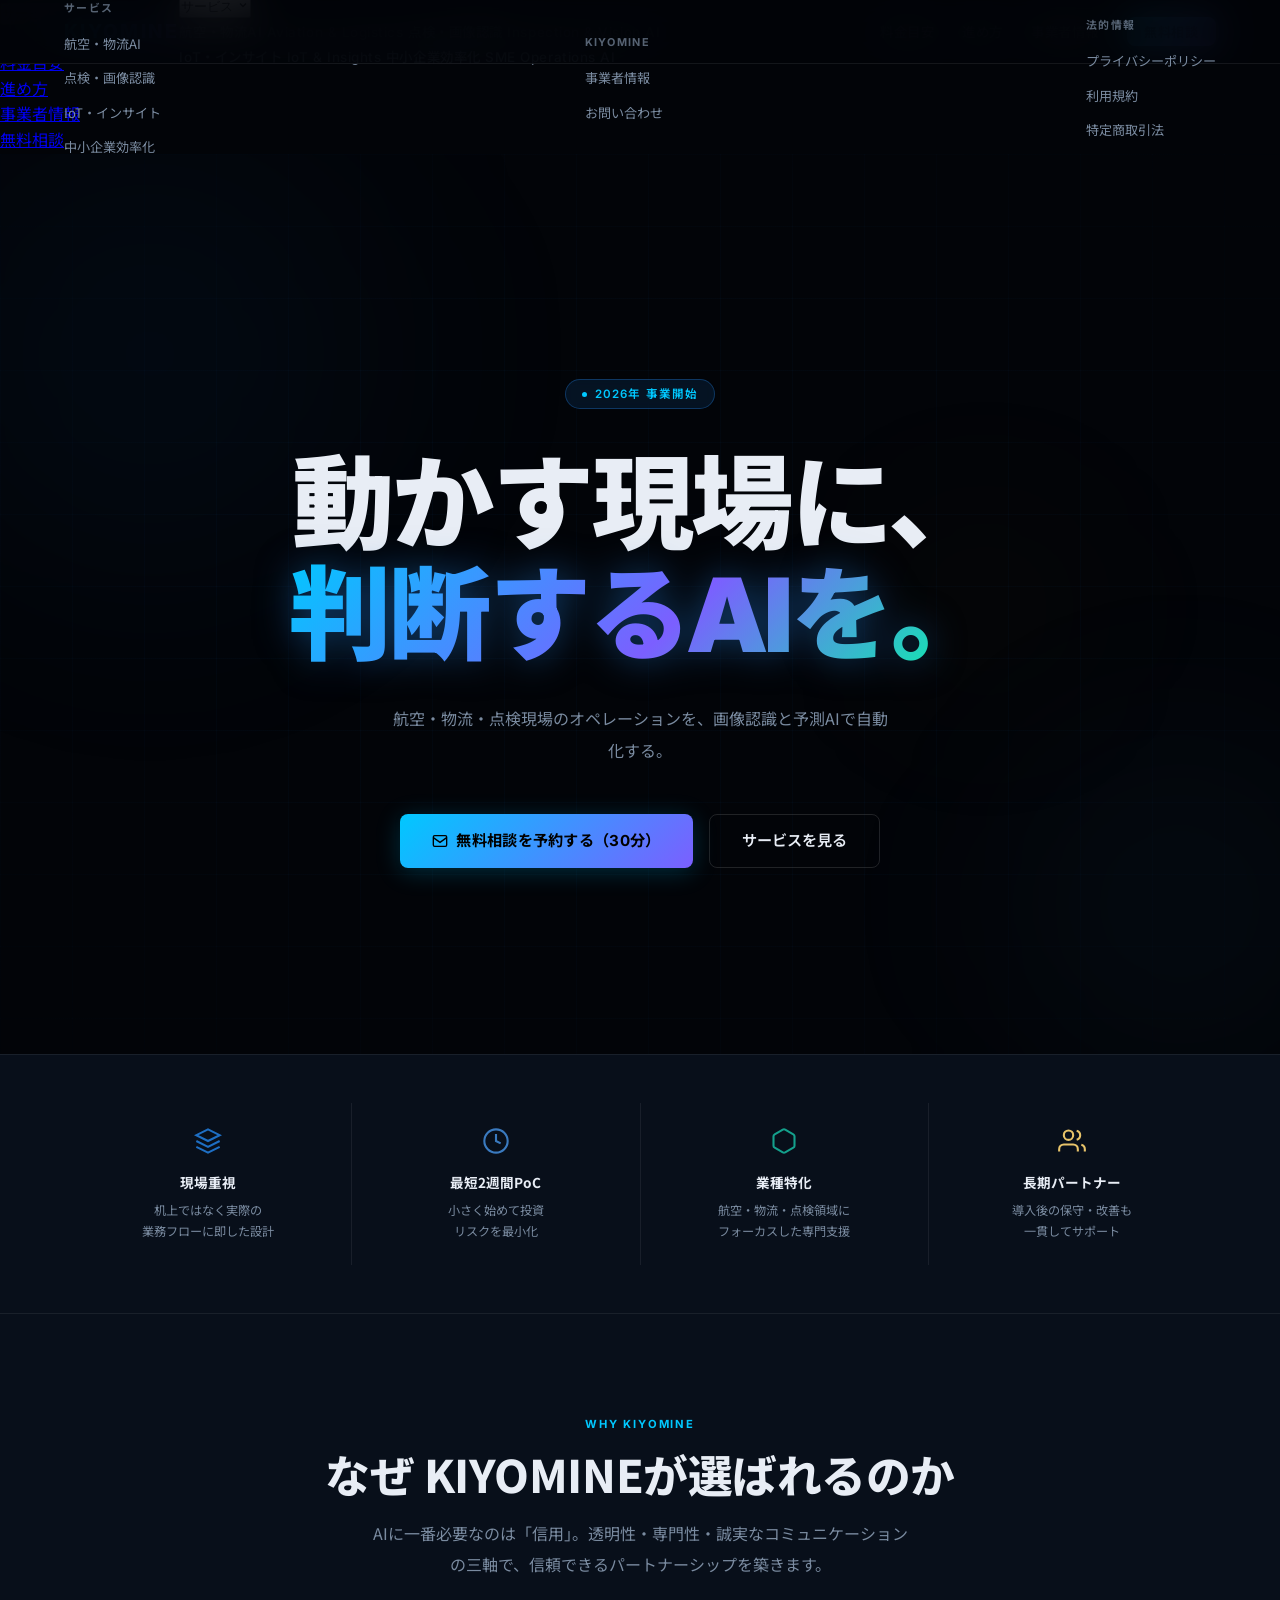
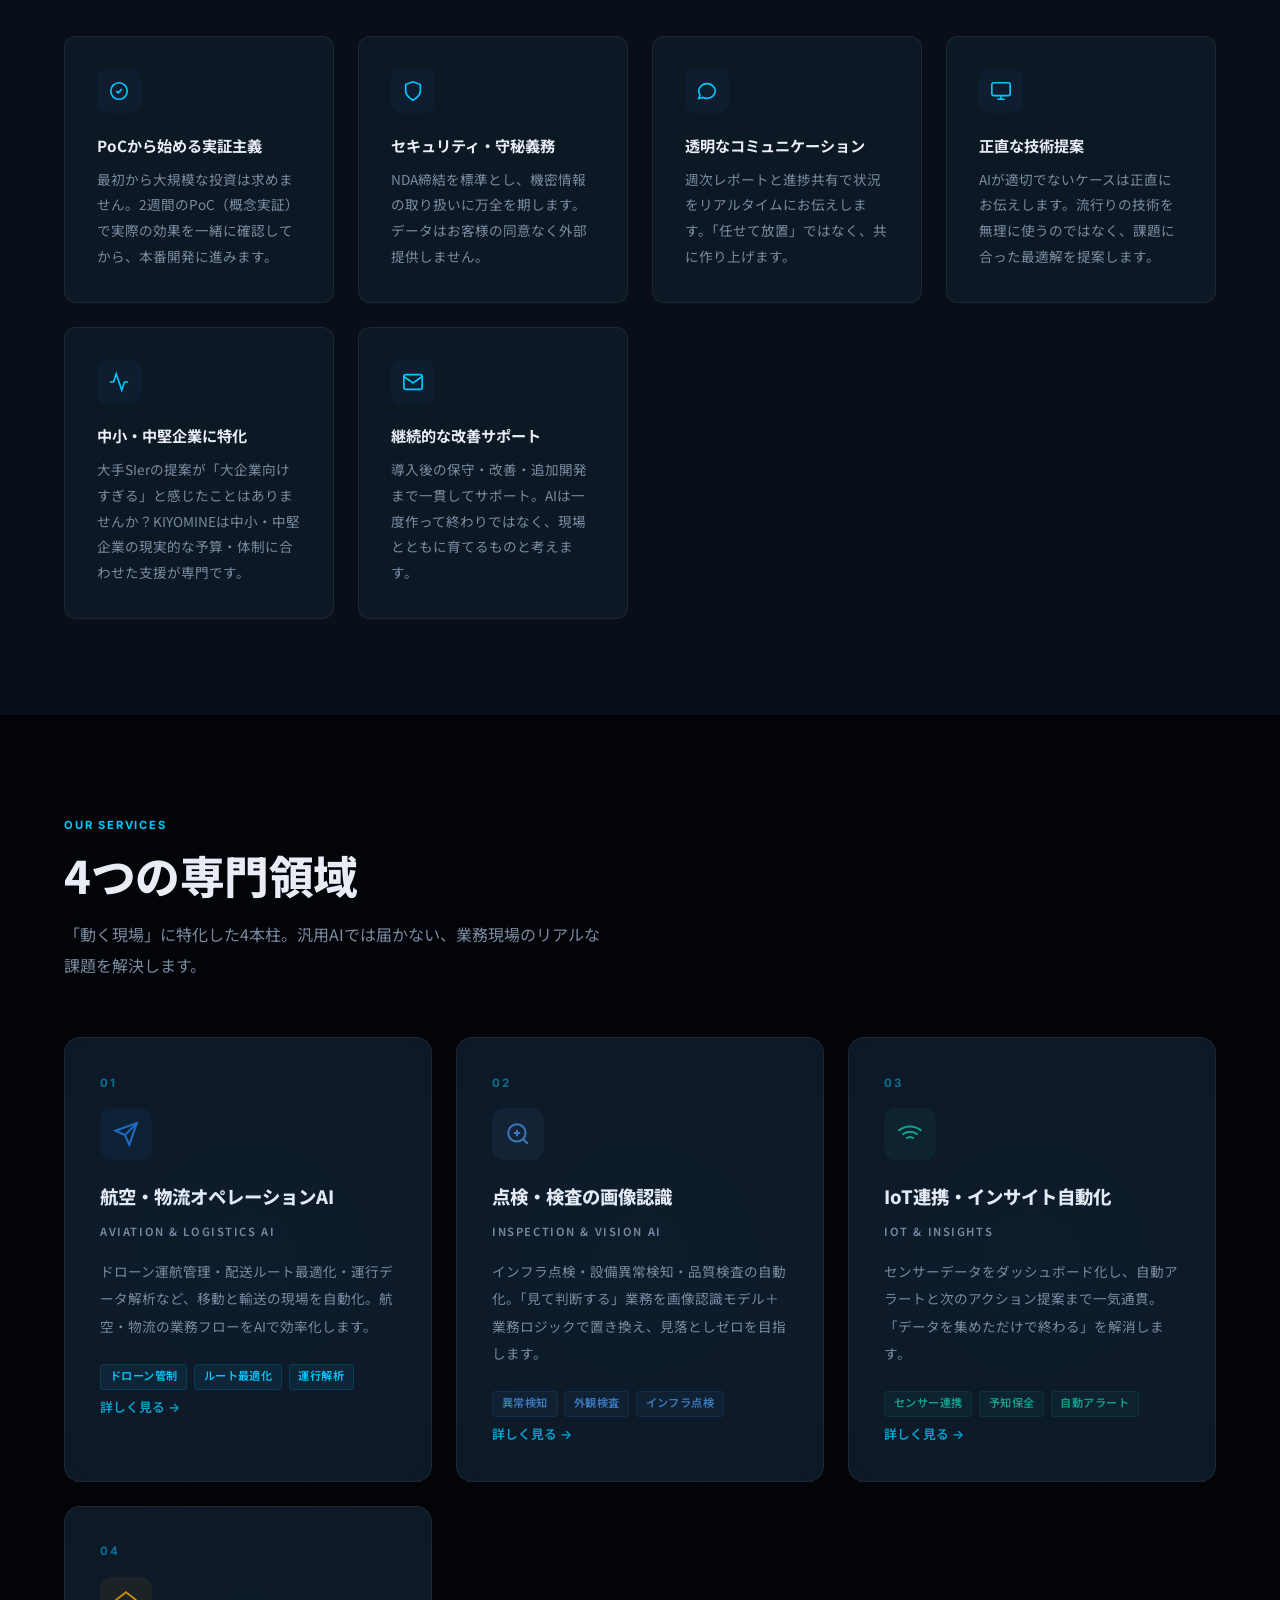
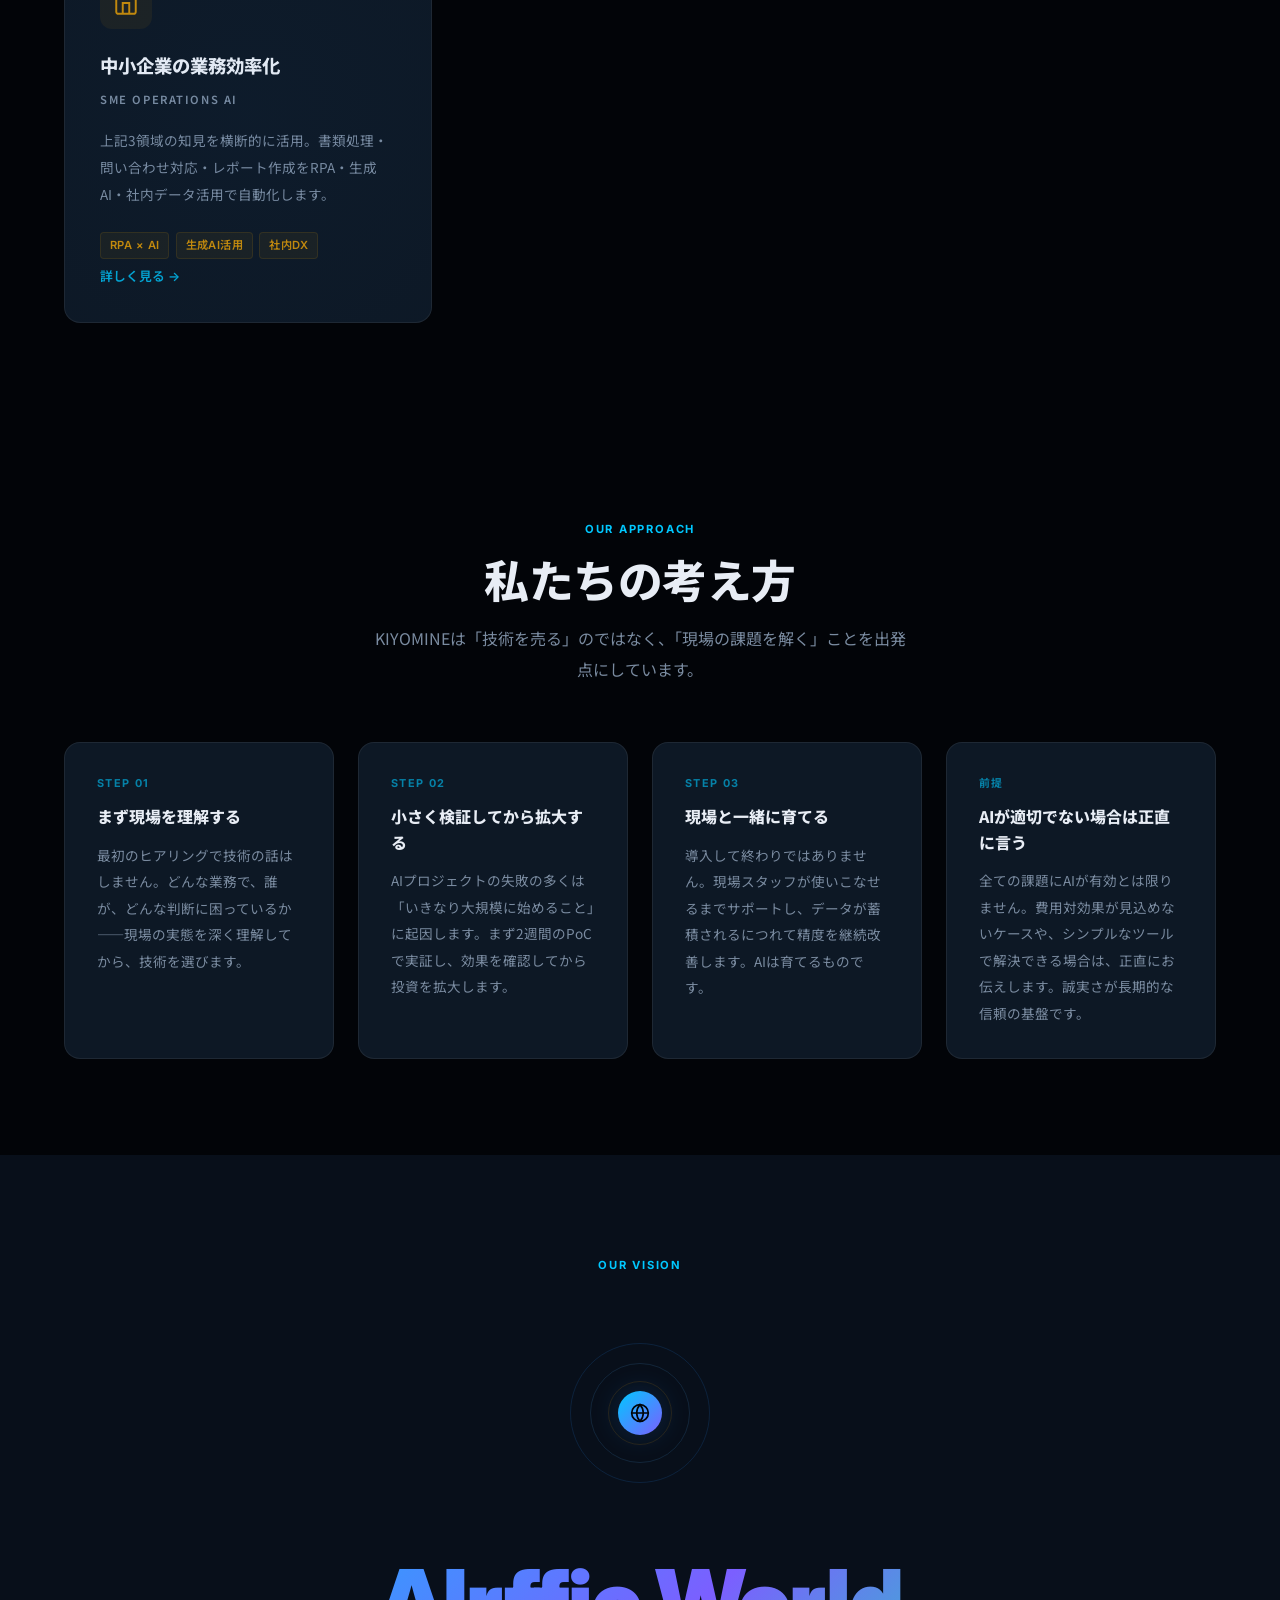
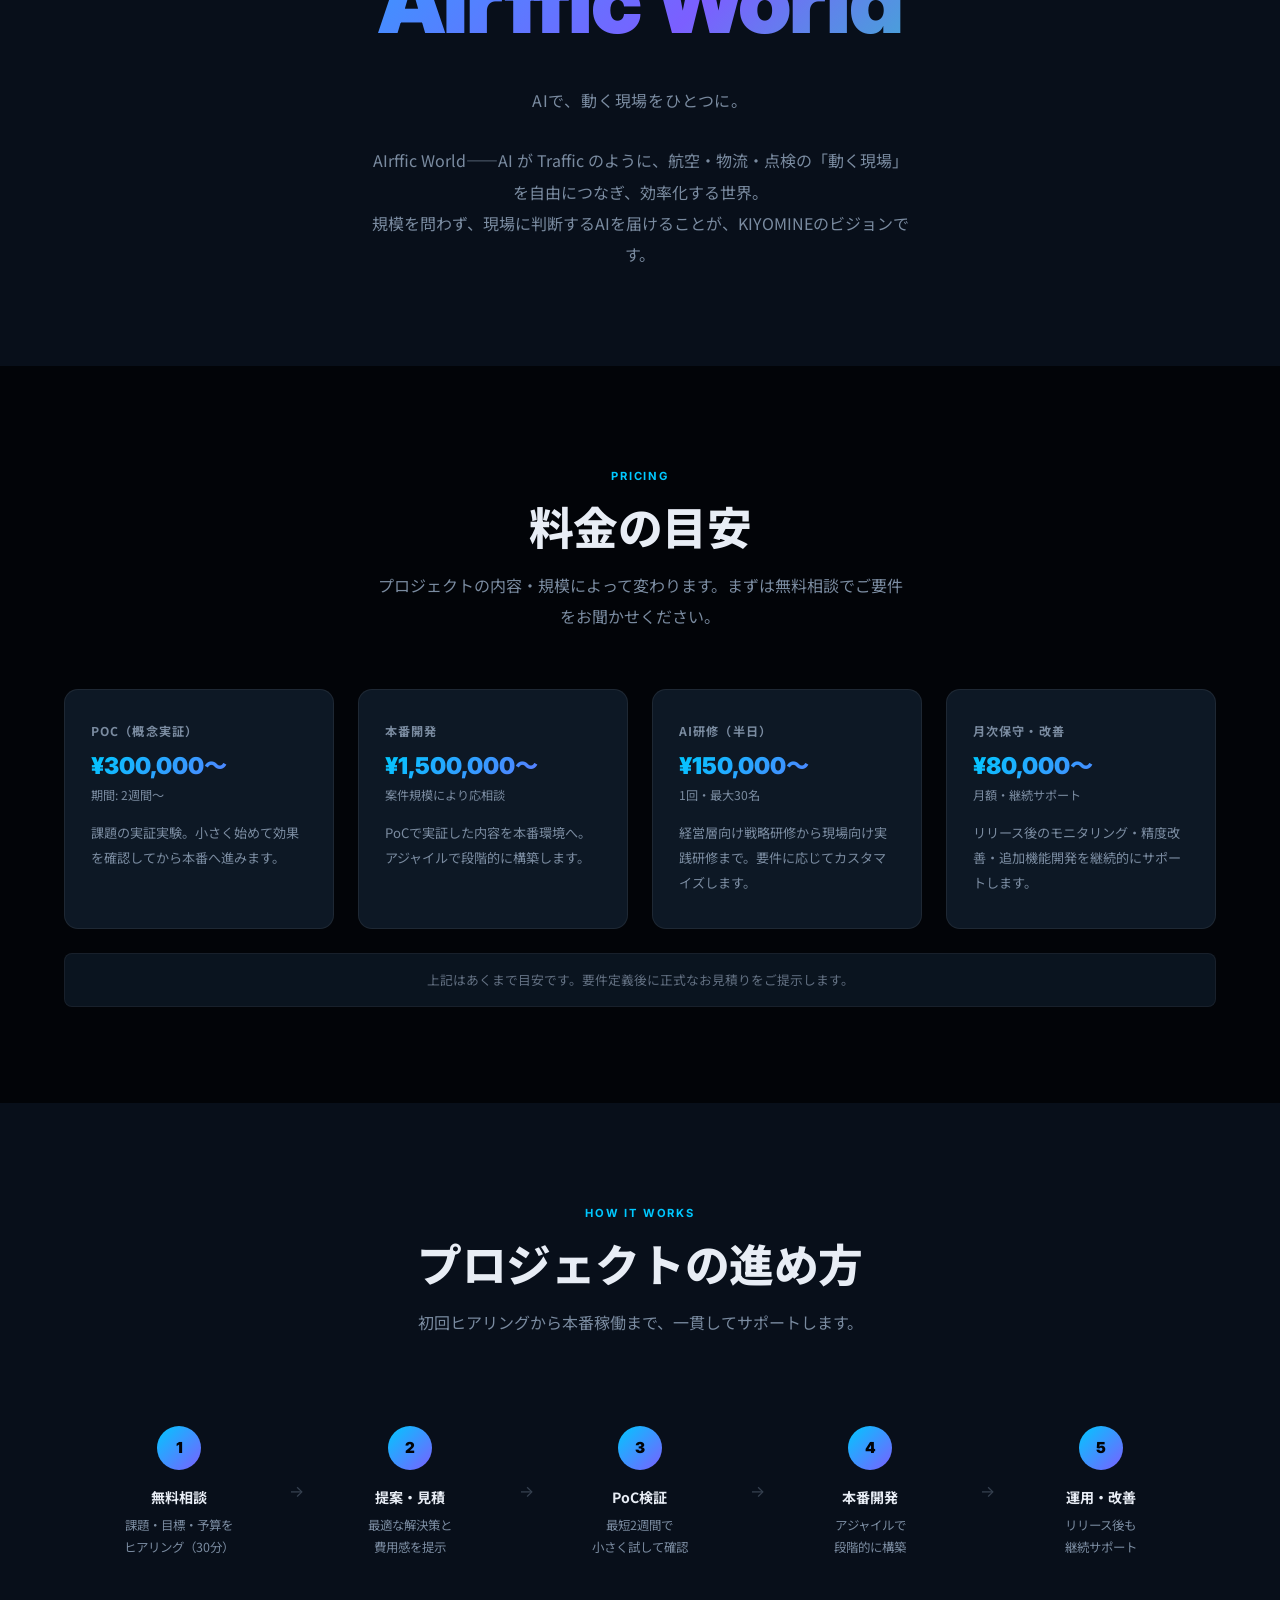
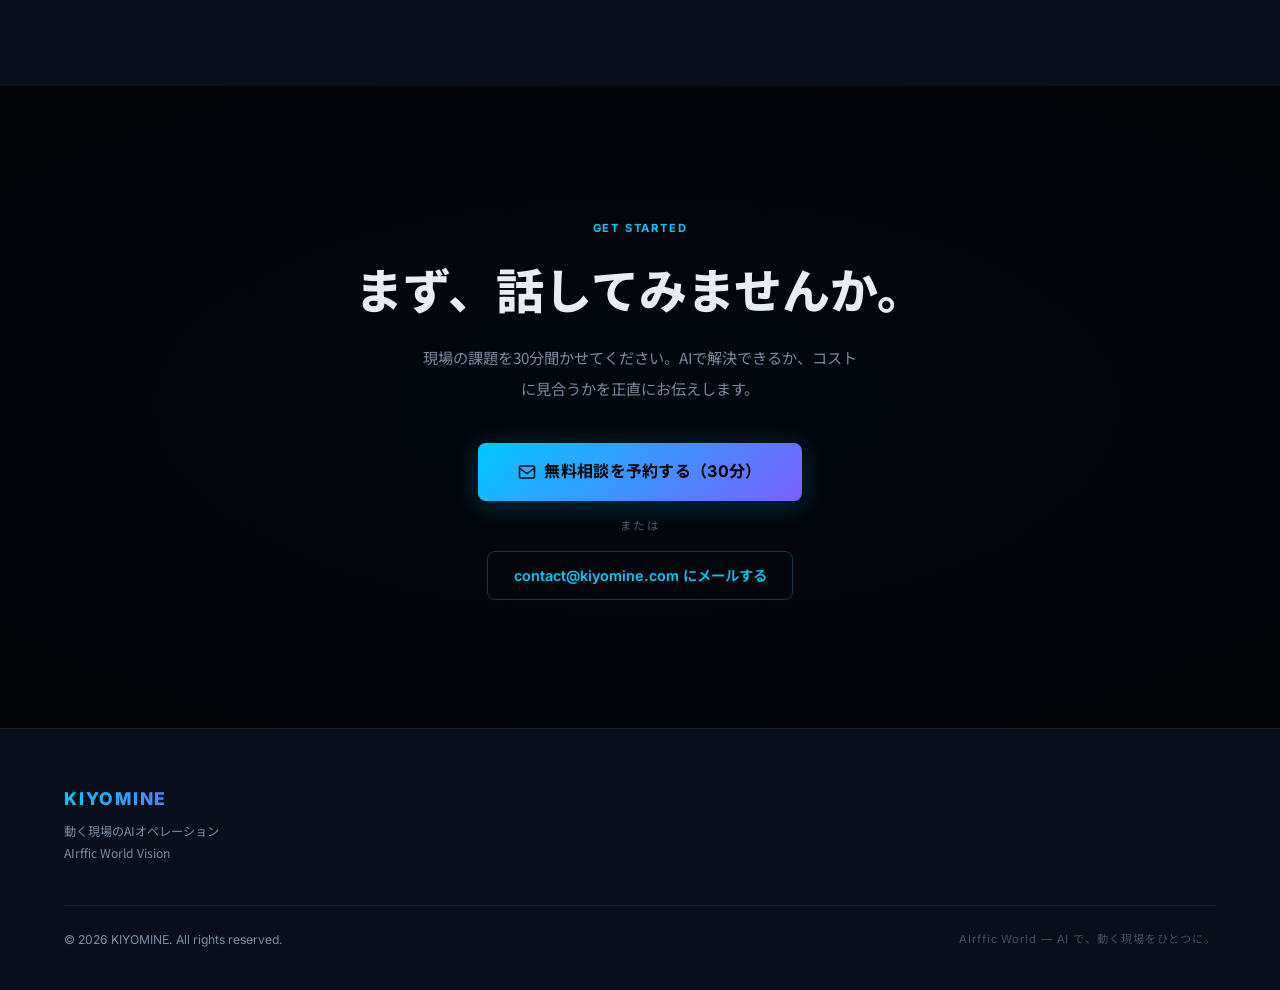
<file: index.html>
<!DOCTYPE html>
<html lang="ja">
<head>
  <meta charset="UTF-8" />
  <meta name="viewport" content="width=device-width, initial-scale=1.0" />
  <title>KIYOMINE | 動く現場のAIオペレーション</title>
  <meta name="description" content="航空・物流オペレーション、点検・画像認識、IoT連携、中小企業の業務効率化に特化したAIソリューション。動く現場を、判断するAIで自動化します。" />

  <!-- Open Graph -->
  <meta property="og:title" content="KIYOMINE | 動く現場のAIオペレーション" />
  <meta property="og:description" content="点検・物流・航空オペレーションの自動化。画像認識×IoT×予測モデルで、人が見て判断する業務を置き換える。" />
  <meta property="og:image" content="https://www.kiyomine.com/og-image.png" />
  <meta property="og:url" content="https://www.kiyomine.com/" />
  <meta property="og:type" content="website" />
  <meta property="og:locale" content="ja_JP" />
  <meta name="twitter:card" content="summary_large_image" />
  <meta name="twitter:title" content="KIYOMINE | 動く現場のAIオペレーション" />
  <meta name="twitter:description" content="点検・物流・航空オペレーションの自動化。画像認識×IoT×予測モデルで、人が見て判断する業務を置き換える。" />
  <meta name="twitter:image" content="https://www.kiyomine.com/og-image.png" />

  <!-- JSON-LD 構造化データ -->
  <script type="application/ld+json">
  {
    "@context": "https://schema.org",
    "@type": "ProfessionalService",
    "name": "KIYOMINE",
    "url": "https://www.kiyomine.com/",
    "description": "航空・物流オペレーション、点検・画像認識、IoT連携、中小企業の業務効率化に特化したAI開発・コンサルティング",
    "founder": {
      "@type": "Person",
      "name": "Kiyomine Tsuyoshi"
    },
    "priceRange": "¥¥",
    "areaServed": "JP",
    "contactPoint": {
      "@type": "ContactPoint",
      "contactType": "sales",
      "email": "contact@kiyomine.com",
      "availableLanguage": ["Japanese", "English"]
    }
  }
  </script>

  <link rel="preconnect" href="https://fonts.googleapis.com" />
  <link rel="preconnect" href="https://fonts.gstatic.com" crossorigin />
  <link href="https://fonts.googleapis.com/css2?family=Noto+Sans+JP:wght@300;400;500;700;900&family=Inter:wght@300;400;500;600;700;800;900&display=swap" rel="stylesheet" />
  <link rel="stylesheet" href="/css/style.css" />
  <style>
    /* ─── HERO ──────────────────────────────────────── */
    .hero {
      min-height: 100vh;
      display: flex;
      flex-direction: column;
      align-items: center;
      justify-content: center;
      text-align: center;
      padding: 120px 5% 80px;
      position: relative;
      overflow: hidden;
    }

    .hero::before {
      display: none;
    }

    .hero > * {
      position: relative;
      z-index: 1;
    }

    .hero-grid {
      position: absolute;
      inset: 0;
      z-index: 0;
      background-image:
        linear-gradient(rgba(30,111,196,0.04) 1px, transparent 1px),
        linear-gradient(90deg, rgba(30,111,196,0.04) 1px, transparent 1px);
      background-size: 72px 72px;
      mask-image: radial-gradient(ellipse 80% 80% at 50% 50%, black 40%, transparent 100%);
    }

    .hero-orb {
      position: absolute;
      border-radius: 50%;
      filter: blur(90px);
      pointer-events: none;
    }

    .orb1 { width: 700px; height: 700px; background: radial-gradient(circle, rgba(30,111,196,0.07), transparent 70%); top: -150px; left: -200px; }
    .orb2 { width: 500px; height: 500px; background: radial-gradient(circle, rgba(74,157,224,0.06), transparent 70%); bottom: -100px; right: -150px; }
    .orb3 { width: 280px; height: 280px; background: radial-gradient(circle, rgba(196,137,10,0.05), transparent 70%); top: 35%; right: 12%; }

    .hero-badge {
      display: inline-flex;
      align-items: center;
      gap: 0.5rem;
      background: rgba(30,111,196,0.15);
      border: 1px solid rgba(30,111,196,0.40);
      border-radius: 999px;
      padding: 0.3rem 1rem;
      font-size: 0.72rem;
      font-weight: 600;
      letter-spacing: 0.1em;
      color: var(--accent);
      text-transform: uppercase;
      margin-bottom: 2.5rem;
      position: relative;
      backdrop-filter: blur(6px);
    }

    .badge-dot {
      width: 5px; height: 5px;
      background: var(--accent);
      border-radius: 50%;
      animation: pulse 2.5s infinite;
    }

    .hero-title {
      font-size: clamp(3rem, 8vw, 6.5rem);
      font-weight: 900;
      line-height: 1.08;
      letter-spacing: -0.02em;
      margin-bottom: 2rem;
      position: relative;
      color: var(--text);
      text-shadow: none;
    }

    .hero-title .brand {
      background: linear-gradient(135deg, var(--accent) 0%, var(--accent2) 55%, var(--accent3) 100%);
      -webkit-background-clip: text;
      -webkit-text-fill-color: transparent;
      background-clip: text;
      filter: drop-shadow(0 0 18px rgba(30,111,196,0.5));
    }

    .hero-desc {
      max-width: 500px;
      font-size: 1rem;
      color: var(--muted);
      line-height: 2;
      margin-bottom: 3rem;
      font-family: 'Noto Sans JP', sans-serif;
      position: relative;
      text-shadow: none;
    }

    .hero-cta-group {
      display: flex;
      gap: 1rem;
      flex-wrap: wrap;
      justify-content: center;
      position: relative;
    }

    /* ─── VALUE PROPS ────────────────────────────────── */
    .value-props {
      padding: 3rem 5%;
      display: flex;
      justify-content: center;
      gap: 0;
      border-top: 1px solid var(--border);
      border-bottom: 1px solid var(--border);
      background: var(--surface);
      flex-wrap: wrap;
    }

    .value-item {
      flex: 1;
      min-width: 180px;
      text-align: center;
      padding: 1.5rem 2rem;
      border-right: 1px solid var(--border);
    }

    .value-item:last-child { border-right: none; }

    .value-label {
      font-size: 0.85rem;
      font-weight: 700;
      color: var(--text);
      margin-bottom: 0.4rem;
      font-family: 'Noto Sans JP', sans-serif;
    }

    .value-desc {
      font-size: 0.76rem;
      color: var(--muted);
      line-height: 1.7;
      font-family: 'Noto Sans JP', sans-serif;
    }

    .value-icon { margin-bottom: 0.6rem; }

    /* ─── TRUST CARDS ────────────────────────────────── */
    .trust { background: var(--surface); }

    .trust-grid {
      display: grid;
      grid-template-columns: repeat(auto-fit, minmax(240px, 1fr));
      gap: 1.5rem;
    }

    .trust-card { background: var(--card); border: 1px solid var(--border); border-radius: 12px; padding: 2rem; transition: border-color 0.3s, transform 0.3s, box-shadow 0.3s; position: relative; overflow: hidden; }
    .trust-card::before { content: ''; position: absolute; top: 0; left: 0; right: 0; height: 1px; background: linear-gradient(90deg, var(--accent), var(--accent2)); opacity: 0; transition: opacity 0.3s; }
    .trust-card:hover { border-color: rgba(30,111,196,0.2); transform: translateY(-4px); box-shadow: 0 12px 40px rgba(0,40,120,0.07); }
    .trust-card:hover::before { opacity: 1; }

    .trust-icon { width: 44px; height: 44px; border-radius: 10px; display: flex; align-items: center; justify-content: center; margin-bottom: 1.2rem; background: rgba(30,111,196,0.07); }
    .trust-icon svg { width: 22px; height: 22px; }

    .trust-card h3 { font-size: 0.95rem; font-weight: 700; margin-bottom: 0.6rem; font-family: 'Noto Sans JP', sans-serif; }
    .trust-card p { font-size: 0.85rem; color: var(--muted); line-height: 1.9; font-family: 'Noto Sans JP', sans-serif; }

    /* ─── SERVICES ───────────────────────────────────── */
    .services-grid {
      display: grid;
      grid-template-columns: repeat(auto-fit, minmax(300px, 1fr));
      gap: 1.5rem;
    }

    .service-card {
      background: var(--card);
      border: 1px solid var(--border);
      border-radius: 16px;
      padding: 2.2rem;
      transition: border-color 0.3s, transform 0.3s, box-shadow 0.3s;
      position: relative;
      overflow: hidden;
      text-decoration: none;
      display: block;
      color: inherit;
    }

    .service-card::after {
      content: '';
      position: absolute;
      inset: 0;
      background: radial-gradient(600px circle at var(--mx, 50%) var(--my, 50%), rgba(30,111,196,0.04), transparent 60%);
      pointer-events: none;
    }

    .service-card:hover {
      border-color: rgba(30,111,196,0.2);
      transform: translateY(-6px);
      box-shadow: 0 20px 60px rgba(0,40,120,0.09);
    }

    .service-num { font-size: 0.72rem; font-weight: 700; letter-spacing: 0.12em; color: var(--accent); margin-bottom: 1rem; opacity: 0.5; }

    .service-icon-wrap { width: 52px; height: 52px; border-radius: 12px; display: flex; align-items: center; justify-content: center; margin-bottom: 1.4rem; }
    .service-icon-wrap svg { width: 26px; height: 26px; }

    .service-card h3 { font-size: 1.15rem; font-weight: 800; margin-bottom: 0.5rem; font-family: 'Noto Sans JP', sans-serif; }
    .service-card .en-title { font-size: 0.7rem; font-weight: 600; letter-spacing: 0.14em; text-transform: uppercase; color: var(--muted); margin-bottom: 1rem; }
    .service-card p { font-size: 0.85rem; color: var(--muted); line-height: 2; margin-bottom: 1.5rem; font-family: 'Noto Sans JP', sans-serif; }

    .service-tags { display: flex; flex-wrap: wrap; gap: 0.4rem; }

    .s1 .service-icon-wrap { background: rgba(30,111,196,0.08); }
    .s2 .service-icon-wrap { background: rgba(88,140,200,0.08); }
    .s3 .service-icon-wrap { background: rgba(20,160,140,0.08); }
    .s4 .service-icon-wrap { background: rgba(196,137,10,0.08); }

    .s1 .service-icon-wrap svg { stroke: #1e6fc4; }
    .s2 .service-icon-wrap svg { stroke: #3a7abf; }
    .s3 .service-icon-wrap svg { stroke: #14a08c; }
    .s4 .service-icon-wrap svg { stroke: #c4890a; }

    .s2 .tag { color: #3a7abf; background: rgba(58,122,191,0.07); border-color: rgba(58,122,191,0.14); }
    .s3 .tag { color: #14a08c; background: rgba(20,160,140,0.07); border-color: rgba(20,160,140,0.14); }
    .s4 .tag { color: #c4890a; background: rgba(196,137,10,0.07); border-color: rgba(196,137,10,0.14); }

    .service-link { font-size: 0.8rem; color: var(--accent); font-weight: 600; display: flex; align-items: center; gap: 0.3rem; margin-top: 0.5rem; opacity: 0.8; }

    /* ─── APPROACH ────────────────────────────────────── */
    .approach { background: var(--bg); }

    .approach-grid {
      display: grid;
      grid-template-columns: repeat(auto-fit, minmax(260px, 1fr));
      gap: 1.5rem;
    }

    .approach-card {
      background: var(--card);
      border: 1px solid var(--border);
      border-radius: 16px;
      padding: 2rem;
    }

    .approach-step {
      font-size: 0.68rem;
      font-weight: 700;
      letter-spacing: 0.12em;
      color: var(--accent);
      margin-bottom: 0.75rem;
      opacity: 0.6;
      text-transform: uppercase;
    }

    .approach-card h3 { font-size: 1rem; font-weight: 800; margin-bottom: 0.75rem; font-family: 'Noto Sans JP', sans-serif; }
    .approach-card p { font-size: 0.85rem; color: var(--muted); line-height: 1.95; font-family: 'Noto Sans JP', sans-serif; }

    /* ─── VISION ─────────────────────────────────────── */
    .vision { background: var(--surface); text-align: center; }

    .vision-globe { width: 140px; height: 140px; margin: 0 auto 3rem; position: relative; display: flex; align-items: center; justify-content: center; }
    .globe-ring { position: absolute; border-radius: 50%; border: 1px solid rgba(30,111,196,0.2); animation: spin linear infinite; }
    .ring1 { width: 100%; height: 100%; animation-duration: 14s; }
    .ring2 { width: 72%; height: 72%; animation-duration: 9s; animation-direction: reverse; border-color: rgba(74,157,224,0.16); }
    .ring3 { width: 46%; height: 46%; animation-duration: 6s; border-color: rgba(196,137,10,0.16); }

    .globe-core {
      width: 44px; height: 44px;
      background: linear-gradient(135deg, var(--accent), var(--accent2));
      border-radius: 50%;
      z-index: 1;
      box-shadow: 0 0 28px rgba(30,111,196,0.25);
      display: flex; align-items: center; justify-content: center;
    }

    .globe-core svg { width: 20px; height: 20px; stroke: var(--bg); fill: none; stroke-width: 2; }

    .vision-name {
      font-size: clamp(2.5rem, 7vw, 5.5rem);
      font-weight: 900;
      letter-spacing: -0.02em;
      background: linear-gradient(135deg, var(--accent) 0%, var(--accent2) 55%, var(--accent3) 100%);
      -webkit-background-clip: text;
      -webkit-text-fill-color: transparent;
      background-clip: text;
      margin-bottom: 1rem;
    }

    .vision-tagline { font-size: 1rem; color: var(--muted); margin-bottom: 2rem; letter-spacing: 0.05em; font-family: 'Noto Sans JP', sans-serif; }

    /* ─── PRICING ─────────────────────────────────────── */
    .pricing { background: var(--bg); }

    .pricing-grid {
      display: grid;
      grid-template-columns: repeat(auto-fit, minmax(220px, 1fr));
      gap: 1.5rem;
      margin-bottom: 1.5rem;
    }

    .pricing-card {
      background: var(--card);
      border: 1px solid var(--border);
      border-radius: 14px;
      padding: 2rem 1.6rem;
      transition: border-color 0.3s;
    }

    .pricing-card:hover { border-color: rgba(30,111,196,0.2); box-shadow: 0 8px 30px rgba(0,40,120,0.06); }

    .pricing-label { font-size: 0.76rem; font-weight: 700; color: var(--muted); text-transform: uppercase; letter-spacing: 0.1em; margin-bottom: 0.75rem; font-family: 'Noto Sans JP', sans-serif; }
    .pricing-price {
      font-size: 1.45rem;
      font-weight: 900;
      background: linear-gradient(135deg, var(--accent), var(--accent2));
      -webkit-background-clip: text;
      -webkit-text-fill-color: transparent;
      background-clip: text;
      margin-bottom: 0.3rem;
      line-height: 1.2;
    }
    .pricing-sub { font-size: 0.76rem; color: var(--muted); margin-bottom: 1rem; font-family: 'Noto Sans JP', sans-serif; }
    .pricing-card p { font-size: 0.82rem; color: var(--muted); line-height: 1.9; font-family: 'Noto Sans JP', sans-serif; }

    .pricing-note { font-size: 0.8rem; color: var(--muted); text-align: center; font-family: 'Noto Sans JP', sans-serif; padding: 1rem; background: var(--card); border-radius: 8px; border: 1px solid var(--border); opacity: 0.8; }

    /* ─── PROCESS ─────────────────────────────────────── */
    .process { background: var(--surface); }

    .process-steps {
      display: grid;
      grid-template-columns: repeat(auto-fit, minmax(180px, 1fr));
      gap: 0;
      position: relative;
    }

    .process-step { text-align: center; padding: 2rem 1.5rem; position: relative; }
    .process-step::after { content: '→'; position: absolute; right: -0.6rem; top: 50%; transform: translateY(-50%); color: var(--muted); font-size: 1rem; opacity: 0.4; }
    .process-step:last-child::after { display: none; }

    .step-num { width: 44px; height: 44px; border-radius: 50%; background: linear-gradient(135deg, var(--accent), var(--accent2)); color: var(--bg); font-weight: 900; font-size: 0.95rem; display: flex; align-items: center; justify-content: center; margin: 0 auto 1rem; }
    .step-title { font-size: 0.88rem; font-weight: 700; margin-bottom: 0.4rem; font-family: 'Noto Sans JP', sans-serif; }
    .step-desc { font-size: 0.78rem; color: var(--muted); line-height: 1.7; font-family: 'Noto Sans JP', sans-serif; }

    /* ─── CTA SECTION ────────────────────────────────── */
    .cta-section { background: var(--bg); text-align: center; padding: 8rem 5%; position: relative; overflow: hidden; }
    .cta-bg { position: absolute; inset: 0; background: radial-gradient(ellipse 70% 60% at 50% 50%, rgba(30,111,196,0.04), transparent); }
    .cta-section h2 { font-size: clamp(1.8rem, 4vw, 3rem); font-weight: 800; margin-bottom: 1rem; font-family: 'Noto Sans JP', sans-serif; position: relative; }
    .cta-section > p { font-size: 0.95rem; color: var(--muted); max-width: 440px; margin: 0 auto 2.5rem; line-height: 2; font-family: 'Noto Sans JP', sans-serif; position: relative; }

    .cta-multi {
      display: flex;
      flex-direction: column;
      align-items: center;
      gap: 1rem;
      position: relative;
    }

    .cta-divider { font-size: 0.72rem; color: var(--muted); letter-spacing: 0.1em; opacity: 0.6; }

    @media (max-width: 768px) {
      .value-item { border-right: none; border-bottom: 1px solid var(--border); }
      .value-item:last-child { border-bottom: none; }
      .process-step::after { display: none; }
    }
  </style>
</head>
<body>

<!-- NAV -->
<nav>
  <a href="/" class="nav-logo">KIYOMINE</a>
  <ul class="nav-links">
    <li class="nav-dropdown-parent">
      <button class="nav-dropdown-trigger" aria-expanded="false" aria-haspopup="true">
        サービス
        <svg class="dropdown-chevron" width="12" height="12" viewBox="0 0 24 24" fill="none" stroke="currentColor" stroke-width="2.5" aria-hidden="true"><path d="M6 9l6 6 6-6"/></svg>
      </button>
      <div class="nav-dropdown">
        <a href="/services/aviation-logistics/">
          <span class="dropdown-label">航空・物流AI</span>
          <span class="dropdown-sub">Aviation &amp; Logistics</span>
        </a>
        <a href="/services/inspection-vision/">
          <span class="dropdown-label">点検・画像認識</span>
          <span class="dropdown-sub">Inspection &amp; Vision AI</span>
        </a>
        <a href="/services/iot-insights/">
          <span class="dropdown-label">IoT・インサイト</span>
          <span class="dropdown-sub">IoT &amp; Insights</span>
        </a>
        <a href="/services/sme-operations/">
          <span class="dropdown-label">中小企業効率化</span>
          <span class="dropdown-sub">SME Operations AI</span>
        </a>
      </div>
    </li>
    <li><a href="/#pricing">料金目安</a></li>
    <li><a href="/#process">進め方</a></li>
    <li><a href="/about/">事業者情報</a></li>
    <li><a href="/contact/" class="nav-cta">無料相談</a></li>
  </ul>
  <button class="nav-hamburger" aria-label="メニューを開く" aria-expanded="false">
    <span></span><span></span><span></span>
  </button>
</nav>
<div class="nav-mobile">
  <ul>
    <li class="mobile-accordion">
      <button class="mobile-accordion-trigger" aria-expanded="false">
        サービス
        <svg width="12" height="12" viewBox="0 0 24 24" fill="none" stroke="currentColor" stroke-width="2.5" aria-hidden="true"><path d="M6 9l6 6 6-6"/></svg>
      </button>
      <div class="mobile-accordion-body">
        <a href="/services/aviation-logistics/">航空・物流AI</a>
        <a href="/services/inspection-vision/">点検・画像認識</a>
        <a href="/services/iot-insights/">IoT・インサイト</a>
        <a href="/services/sme-operations/">中小企業効率化</a>
      </div>
    </li>
    <li><a href="/#pricing">料金目安</a></li>
    <li><a href="/#process">進め方</a></li>
    <li><a href="/about/">事業者情報</a></li>
    <li><a href="/contact/" class="nav-cta-mobile">無料相談</a></li>
  </ul>
</div>

<!-- HERO -->
<section class="hero">
  <div class="hero-grid"></div>
  <div class="hero-orb orb1"></div>
  <div class="hero-orb orb2"></div>
  <div class="hero-orb orb3"></div>

  <div class="hero-badge">
    <span class="badge-dot"></span>
    2026年 事業開始
  </div>

  <h1 class="hero-title">
    動かす現場に、<br><span class="brand">判断するAIを。</span>
  </h1>

  <p class="hero-desc">
    航空・物流・点検現場のオペレーションを、画像認識と予測AIで自動化する。
  </p>

  <div class="hero-cta-group">
    <a href="/contact/" class="btn-primary">
      <svg width="16" height="16" fill="none" stroke="currentColor" stroke-width="2" viewBox="0 0 24 24" aria-hidden="true"><rect x="2" y="4" width="20" height="16" rx="2"/><path d="m2 7 10 7 10-7"/></svg>
      無料相談を予約する（30分）
    </a>
    <a href="/services/" class="btn-secondary">
      サービスを見る
    </a>
  </div>
</section>

<!-- VALUE PROPS -->
<div class="value-props">
  <div class="value-item fade-in">
    <div class="value-icon" aria-hidden="true">
      <svg width="28" height="28" fill="none" stroke="#1e6fc4" stroke-width="1.8" viewBox="0 0 24 24"><path d="M12 2L2 7l10 5 10-5-10-5z"/><path d="M2 17l10 5 10-5"/><path d="M2 12l10 5 10-5"/></svg>
    </div>
    <div class="value-label">現場重視</div>
    <div class="value-desc">机上ではなく実際の<br>業務フローに即した設計</div>
  </div>
  <div class="value-item fade-in">
    <div class="value-icon" aria-hidden="true">
      <svg width="28" height="28" fill="none" stroke="#3a7abf" stroke-width="1.8" viewBox="0 0 24 24"><circle cx="12" cy="12" r="10"/><path d="M12 6v6l4 2"/></svg>
    </div>
    <div class="value-label">最短2週間PoC</div>
    <div class="value-desc">小さく始めて投資<br>リスクを最小化</div>
  </div>
  <div class="value-item fade-in">
    <div class="value-icon" aria-hidden="true">
      <svg width="28" height="28" fill="none" stroke="#14a08c" stroke-width="1.8" viewBox="0 0 24 24"><path d="M21 16V8a2 2 0 0 0-1-1.73l-7-4a2 2 0 0 0-2 0l-7 4A2 2 0 0 0 3 8v8a2 2 0 0 0 1 1.73l7 4a2 2 0 0 0 2 0l7-4A2 2 0 0 0 21 16z"/></svg>
    </div>
    <div class="value-label">業種特化</div>
    <div class="value-desc">航空・物流・点検領域に<br>フォーカスした専門支援</div>
  </div>
  <div class="value-item fade-in">
    <div class="value-icon" aria-hidden="true">
      <svg width="28" height="28" fill="none" stroke="#e8c46a" stroke-width="1.8" viewBox="0 0 24 24"><path d="M17 21v-2a4 4 0 0 0-4-4H5a4 4 0 0 0-4 4v2"/><circle cx="9" cy="7" r="4"/><path d="M23 21v-2a4 4 0 0 0-3-3.87"/><path d="M16 3.13a4 4 0 0 1 0 7.75"/></svg>
    </div>
    <div class="value-label">長期パートナー</div>
    <div class="value-desc">導入後の保守・改善も<br>一貫してサポート</div>
  </div>
</div>

<!-- TRUST -->
<section class="trust" id="trust">
  <div class="section-header center">
    <span class="section-tag">Why KIYOMINE</span>
    <h2 class="section-title">なぜ KIYOMINEが選ばれるのか</h2>
    <p class="section-desc">
      AIに一番必要なのは「信用」。透明性・専門性・誠実なコミュニケーションの三軸で、信頼できるパートナーシップを築きます。
    </p>
  </div>

  <div class="trust-grid">
    <div class="trust-card fade-in">
      <div class="trust-icon" aria-hidden="true">
        <svg fill="none" stroke="var(--accent)" stroke-width="1.8" viewBox="0 0 24 24"><path d="M9 12l2 2 4-4m6 2a9 9 0 1 1-18 0 9 9 0 0 1 18 0z"/></svg>
      </div>
      <h3>PoCから始める実証主義</h3>
      <p>最初から大規模な投資は求めません。2週間のPoC（概念実証）で実際の効果を一緒に確認してから、本番開発に進みます。</p>
    </div>
    <div class="trust-card fade-in">
      <div class="trust-icon" aria-hidden="true">
        <svg fill="none" stroke="var(--accent)" stroke-width="1.8" viewBox="0 0 24 24"><path d="M12 22s8-4 8-10V5l-8-3-8 3v7c0 6 8 10 8 10z"/></svg>
      </div>
      <h3>セキュリティ・守秘義務</h3>
      <p>NDA締結を標準とし、機密情報の取り扱いに万全を期します。データはお客様の同意なく外部提供しません。</p>
    </div>
    <div class="trust-card fade-in">
      <div class="trust-icon" aria-hidden="true">
        <svg fill="none" stroke="var(--accent)" stroke-width="1.8" viewBox="0 0 24 24"><path d="M8 12h.01M12 12h.01M16 12h.01M21 12c0 4.418-4.03 8-9 8a9.863 9.863 0 0 1-4.255-.949L3 20l1.395-3.72C3.512 15.042 3 13.574 3 12c0-4.418 4.03-8 9-8s9 3.582 9 8z"/></svg>
      </div>
      <h3>透明なコミュニケーション</h3>
      <p>週次レポートと進捗共有で状況をリアルタイムにお伝えします。「任せて放置」ではなく、共に作り上げます。</p>
    </div>
    <div class="trust-card fade-in">
      <div class="trust-icon" aria-hidden="true">
        <svg fill="none" stroke="var(--accent)" stroke-width="1.8" viewBox="0 0 24 24"><rect x="2" y="3" width="20" height="14" rx="2"/><path d="M8 21h8"/><path d="M12 17v4"/></svg>
      </div>
      <h3>正直な技術提案</h3>
      <p>AIが適切でないケースは正直にお伝えします。流行りの技術を無理に使うのではなく、課題に合った最適解を提案します。</p>
    </div>
    <div class="trust-card fade-in">
      <div class="trust-icon" aria-hidden="true">
        <svg fill="none" stroke="var(--accent)" stroke-width="1.8" viewBox="0 0 24 24"><polyline points="22 12 18 12 15 21 9 3 6 12 2 12"/></svg>
      </div>
      <h3>中小・中堅企業に特化</h3>
      <p>大手SIerの提案が「大企業向けすぎる」と感じたことはありませんか？KIYOMINEは中小・中堅企業の現実的な予算・体制に合わせた支援が専門です。</p>
    </div>
    <div class="trust-card fade-in">
      <div class="trust-icon" aria-hidden="true">
        <svg fill="none" stroke="var(--accent)" stroke-width="1.8" viewBox="0 0 24 24"><path d="M4 4h16c1.1 0 2 .9 2 2v12c0 1.1-.9 2-2 2H4c-1.1 0-2-.9-2-2V6c0-1.1.9-2 2-2z"/><polyline points="22,6 12,13 2,6"/></svg>
      </div>
      <h3>継続的な改善サポート</h3>
      <p>導入後の保守・改善・追加開発まで一貫してサポート。AIは一度作って終わりではなく、現場とともに育てるものと考えます。</p>
    </div>
  </div>
</section>

<!-- SERVICES -->
<section id="services">
  <div class="section-header">
    <span class="section-tag">Our Services</span>
    <h2 class="section-title">4つの専門領域</h2>
    <p class="section-desc">
      「動く現場」に特化した4本柱。汎用AIでは届かない、業務現場のリアルな課題を解決します。
    </p>
  </div>

  <div class="services-grid">
    <!-- 1 -->
    <a href="/services/aviation-logistics/" class="service-card s1 fade-in">
      <div class="service-num">01</div>
      <div class="service-icon-wrap">
        <svg fill="none" stroke="currentColor" stroke-width="1.8" viewBox="0 0 24 24" aria-hidden="true"><path d="M22 2L11 13"/><path d="M22 2L15 22l-4-9-9-4 20-7z"/></svg>
      </div>
      <h3>航空・物流オペレーションAI</h3>
      <p class="en-title">Aviation &amp; Logistics AI</p>
      <p>ドローン運航管理・配送ルート最適化・運行データ解析など、移動と輸送の現場を自動化。航空・物流の業務フローをAIで効率化します。</p>
      <div class="service-tags">
        <span class="tag">ドローン管制</span>
        <span class="tag">ルート最適化</span>
        <span class="tag">運行解析</span>
      </div>
      <div class="service-link">詳しく見る →</div>
    </a>

    <!-- 2 -->
    <a href="/services/inspection-vision/" class="service-card s2 fade-in">
      <div class="service-num">02</div>
      <div class="service-icon-wrap">
        <svg fill="none" stroke="currentColor" stroke-width="1.8" viewBox="0 0 24 24" aria-hidden="true"><circle cx="11" cy="11" r="8"/><path d="m21 21-4.35-4.35"/><path d="M11 8v6M8 11h6"/></svg>
      </div>
      <h3>点検・検査の画像認識</h3>
      <p class="en-title">Inspection &amp; Vision AI</p>
      <p>インフラ点検・設備異常検知・品質検査の自動化。「見て判断する」業務を画像認識モデル＋業務ロジックで置き換え、見落としゼロを目指します。</p>
      <div class="service-tags">
        <span class="tag">異常検知</span>
        <span class="tag">外観検査</span>
        <span class="tag">インフラ点検</span>
      </div>
      <div class="service-link">詳しく見る →</div>
    </a>

    <!-- 3 -->
    <a href="/services/iot-insights/" class="service-card s3 fade-in">
      <div class="service-num">03</div>
      <div class="service-icon-wrap">
        <svg fill="none" stroke="currentColor" stroke-width="1.8" viewBox="0 0 24 24" aria-hidden="true"><path d="M5 12.55a11 11 0 0 1 14.08 0"/><path d="M1.42 9a16 16 0 0 1 21.16 0"/><path d="M8.53 16.11a6 6 0 0 1 6.95 0"/><line x1="12" y1="20" x2="12.01" y2="20"/></svg>
      </div>
      <h3>IoT連携・インサイト自動化</h3>
      <p class="en-title">IoT &amp; Insights</p>
      <p>センサーデータをダッシュボード化し、自動アラートと次のアクション提案まで一気通貫。「データを集めただけで終わる」を解消します。</p>
      <div class="service-tags">
        <span class="tag">センサー連携</span>
        <span class="tag">予知保全</span>
        <span class="tag">自動アラート</span>
      </div>
      <div class="service-link">詳しく見る →</div>
    </a>

    <!-- 4 -->
    <a href="/services/sme-operations/" class="service-card s4 fade-in">
      <div class="service-num">04</div>
      <div class="service-icon-wrap">
        <svg fill="none" stroke="currentColor" stroke-width="1.8" viewBox="0 0 24 24" aria-hidden="true"><path d="M3 9l9-7 9 7v11a2 2 0 0 1-2 2H5a2 2 0 0 1-2-2z"/><polyline points="9 22 9 12 15 12 15 22"/></svg>
      </div>
      <h3>中小企業の業務効率化</h3>
      <p class="en-title">SME Operations AI</p>
      <p>上記3領域の知見を横断的に活用。書類処理・問い合わせ対応・レポート作成をRPA・生成AI・社内データ活用で自動化します。</p>
      <div class="service-tags">
        <span class="tag">RPA × AI</span>
        <span class="tag">生成AI活用</span>
        <span class="tag">社内DX</span>
      </div>
      <div class="service-link">詳しく見る →</div>
    </a>
  </div>
</section>

<!-- APPROACH / 私たちの考え方 -->
<section class="approach" id="approach">
  <div class="section-header center">
    <span class="section-tag">Our Approach</span>
    <h2 class="section-title">私たちの考え方</h2>
    <p class="section-desc">
      KIYOMINEは「技術を売る」のではなく、「現場の課題を解く」ことを出発点にしています。
    </p>
  </div>

  <div class="approach-grid">
    <div class="approach-card fade-in">
      <div class="approach-step">Step 01</div>
      <h3>まず現場を理解する</h3>
      <p>最初のヒアリングで技術の話はしません。どんな業務で、誰が、どんな判断に困っているか——現場の実態を深く理解してから、技術を選びます。</p>
    </div>
    <div class="approach-card fade-in">
      <div class="approach-step">Step 02</div>
      <h3>小さく検証してから拡大する</h3>
      <p>AIプロジェクトの失敗の多くは「いきなり大規模に始めること」に起因します。まず2週間のPoCで実証し、効果を確認してから投資を拡大します。</p>
    </div>
    <div class="approach-card fade-in">
      <div class="approach-step">Step 03</div>
      <h3>現場と一緒に育てる</h3>
      <p>導入して終わりではありません。現場スタッフが使いこなせるまでサポートし、データが蓄積されるにつれて精度を継続改善します。AIは育てるものです。</p>
    </div>
    <div class="approach-card fade-in">
      <div class="approach-step">前提</div>
      <h3>AIが適切でない場合は正直に言う</h3>
      <p>全ての課題にAIが有効とは限りません。費用対効果が見込めないケースや、シンプルなツールで解決できる場合は、正直にお伝えします。誠実さが長期的な信頼の基盤です。</p>
    </div>
  </div>
</section>

<!-- VISION -->
<section class="vision" id="vision">
  <div class="section-header center">
    <span class="section-tag">Our Vision</span>
  </div>

  <div class="vision-globe" aria-hidden="true">
    <div class="globe-ring ring1"></div>
    <div class="globe-ring ring2"></div>
    <div class="globe-ring ring3"></div>
    <div class="globe-core">
      <svg viewBox="0 0 24 24" aria-hidden="true"><circle cx="12" cy="12" r="10"/><path d="M2 12h20M12 2a15.3 15.3 0 0 1 4 10 15.3 15.3 0 0 1-4 10 15.3 15.3 0 0 1-4-10 15.3 15.3 0 0 1 4-10z"/></svg>
    </div>
  </div>

  <div class="vision-name">AIrffic World</div>
  <p class="vision-tagline">AIで、動く現場をひとつに。</p>

  <p class="section-desc" style="margin: 0 auto; text-align: center;">
    AIrffic World——AI が Traffic のように、航空・物流・点検の「動く現場」を自由につなぎ、効率化する世界。<br>
    規模を問わず、現場に判断するAIを届けることが、KIYOMINEのビジョンです。
  </p>
</section>

<!-- PRICING -->
<section class="pricing" id="pricing">
  <div class="section-header center">
    <span class="section-tag">Pricing</span>
    <h2 class="section-title">料金の目安</h2>
    <p class="section-desc">
      プロジェクトの内容・規模によって変わります。まずは無料相談でご要件をお聞かせください。
    </p>
  </div>

  <div class="pricing-grid">
    <div class="pricing-card fade-in">
      <div class="pricing-label">PoC（概念実証）</div>
      <div class="pricing-price">¥300,000〜</div>
      <div class="pricing-sub">期間: 2週間〜</div>
      <p>課題の実証実験。小さく始めて効果を確認してから本番へ進みます。</p>
    </div>
    <div class="pricing-card fade-in">
      <div class="pricing-label">本番開発</div>
      <div class="pricing-price">¥1,500,000〜</div>
      <div class="pricing-sub">案件規模により応相談</div>
      <p>PoCで実証した内容を本番環境へ。アジャイルで段階的に構築します。</p>
    </div>
    <div class="pricing-card fade-in">
      <div class="pricing-label">AI研修（半日）</div>
      <div class="pricing-price">¥150,000〜</div>
      <div class="pricing-sub">1回・最大30名</div>
      <p>経営層向け戦略研修から現場向け実践研修まで。要件に応じてカスタマイズします。</p>
    </div>
    <div class="pricing-card fade-in">
      <div class="pricing-label">月次保守・改善</div>
      <div class="pricing-price">¥80,000〜</div>
      <div class="pricing-sub">月額・継続サポート</div>
      <p>リリース後のモニタリング・精度改善・追加機能開発を継続的にサポートします。</p>
    </div>
  </div>
  <p class="pricing-note">上記はあくまで目安です。要件定義後に正式なお見積りをご提示します。</p>
</section>

<!-- PROCESS -->
<section class="process" id="process">
  <div class="section-header center">
    <span class="section-tag">How It Works</span>
    <h2 class="section-title">プロジェクトの進め方</h2>
    <p class="section-desc">初回ヒアリングから本番稼働まで、一貫してサポートします。</p>
  </div>

  <div class="process-steps">
    <div class="process-step fade-in">
      <div class="step-num">1</div>
      <div class="step-title">無料相談</div>
      <div class="step-desc">課題・目標・予算を<br>ヒアリング（30分）</div>
    </div>
    <div class="process-step fade-in">
      <div class="step-num">2</div>
      <div class="step-title">提案・見積</div>
      <div class="step-desc">最適な解決策と<br>費用感を提示</div>
    </div>
    <div class="process-step fade-in">
      <div class="step-num">3</div>
      <div class="step-title">PoC検証</div>
      <div class="step-desc">最短2週間で<br>小さく試して確認</div>
    </div>
    <div class="process-step fade-in">
      <div class="step-num">4</div>
      <div class="step-title">本番開発</div>
      <div class="step-desc">アジャイルで<br>段階的に構築</div>
    </div>
    <div class="process-step fade-in">
      <div class="step-num">5</div>
      <div class="step-title">運用・改善</div>
      <div class="step-desc">リリース後も<br>継続サポート</div>
    </div>
  </div>
</section>

<!-- CTA -->
<section class="cta-section" id="contact">
  <div class="cta-bg"></div>
  <span class="section-tag">Get Started</span>
  <h2>まず、話してみませんか。</h2>
  <p>現場の課題を30分聞かせてください。AIで解決できるか、コストに見合うかを正直にお伝えします。</p>
  <div class="cta-multi">
    <a href="/contact/" class="btn-primary" style="font-size: 1rem; padding: 1rem 2.5rem;">
      <svg width="18" height="18" fill="none" stroke="currentColor" stroke-width="2" viewBox="0 0 24 24" aria-hidden="true"><rect x="2" y="4" width="20" height="16" rx="2"/><path d="m2 7 10 7 10-7"/></svg>
      無料相談を予約する（30分）
    </a>
    <span class="cta-divider">または</span>
    <a href="mailto:contact@kiyomine.com" class="btn-outline">
      contact@kiyomine.com にメールする
    </a>
  </div>
</section>

<!-- FOOTER -->
<footer>
  <div class="footer-top">
    <div>
      <a href="/" class="footer-logo">KIYOMINE</a>
      <p class="footer-tagline">動く現場のAIオペレーション<br>AIrffic World Vision</p>
    </div>
    <nav class="footer-nav" aria-label="フッターナビゲーション">
      <div class="footer-nav-group">
        <h4>サービス</h4>
        <ul>
          <li><a href="/services/aviation-logistics/">航空・物流AI</a></li>
          <li><a href="/services/inspection-vision/">点検・画像認識</a></li>
          <li><a href="/services/iot-insights/">IoT・インサイト</a></li>
          <li><a href="/services/sme-operations/">中小企業効率化</a></li>
        </ul>
      </div>
      <div class="footer-nav-group">
        <h4>KIYOMINE</h4>
        <ul>
          <li><a href="/about/">事業者情報</a></li>
          <li><a href="/contact/">お問い合わせ</a></li>
        </ul>
      </div>
      <div class="footer-nav-group">
        <h4>法的情報</h4>
        <ul>
          <li><a href="/legal/privacy/">プライバシーポリシー</a></li>
          <li><a href="/legal/terms/">利用規約</a></li>
          <li><a href="/legal/tokushoho/">特定商取引法</a></li>
        </ul>
      </div>
    </nav>
  </div>
  <div class="footer-bottom">
    <p class="footer-copy">&copy; 2026 KIYOMINE. All rights reserved.</p>
    <p class="footer-vision">AIrffic World — AI で、動く現場をひとつに。</p>
  </div>
</footer>

<script src="/js/main.js"></script>
</body>
</html>
</file>
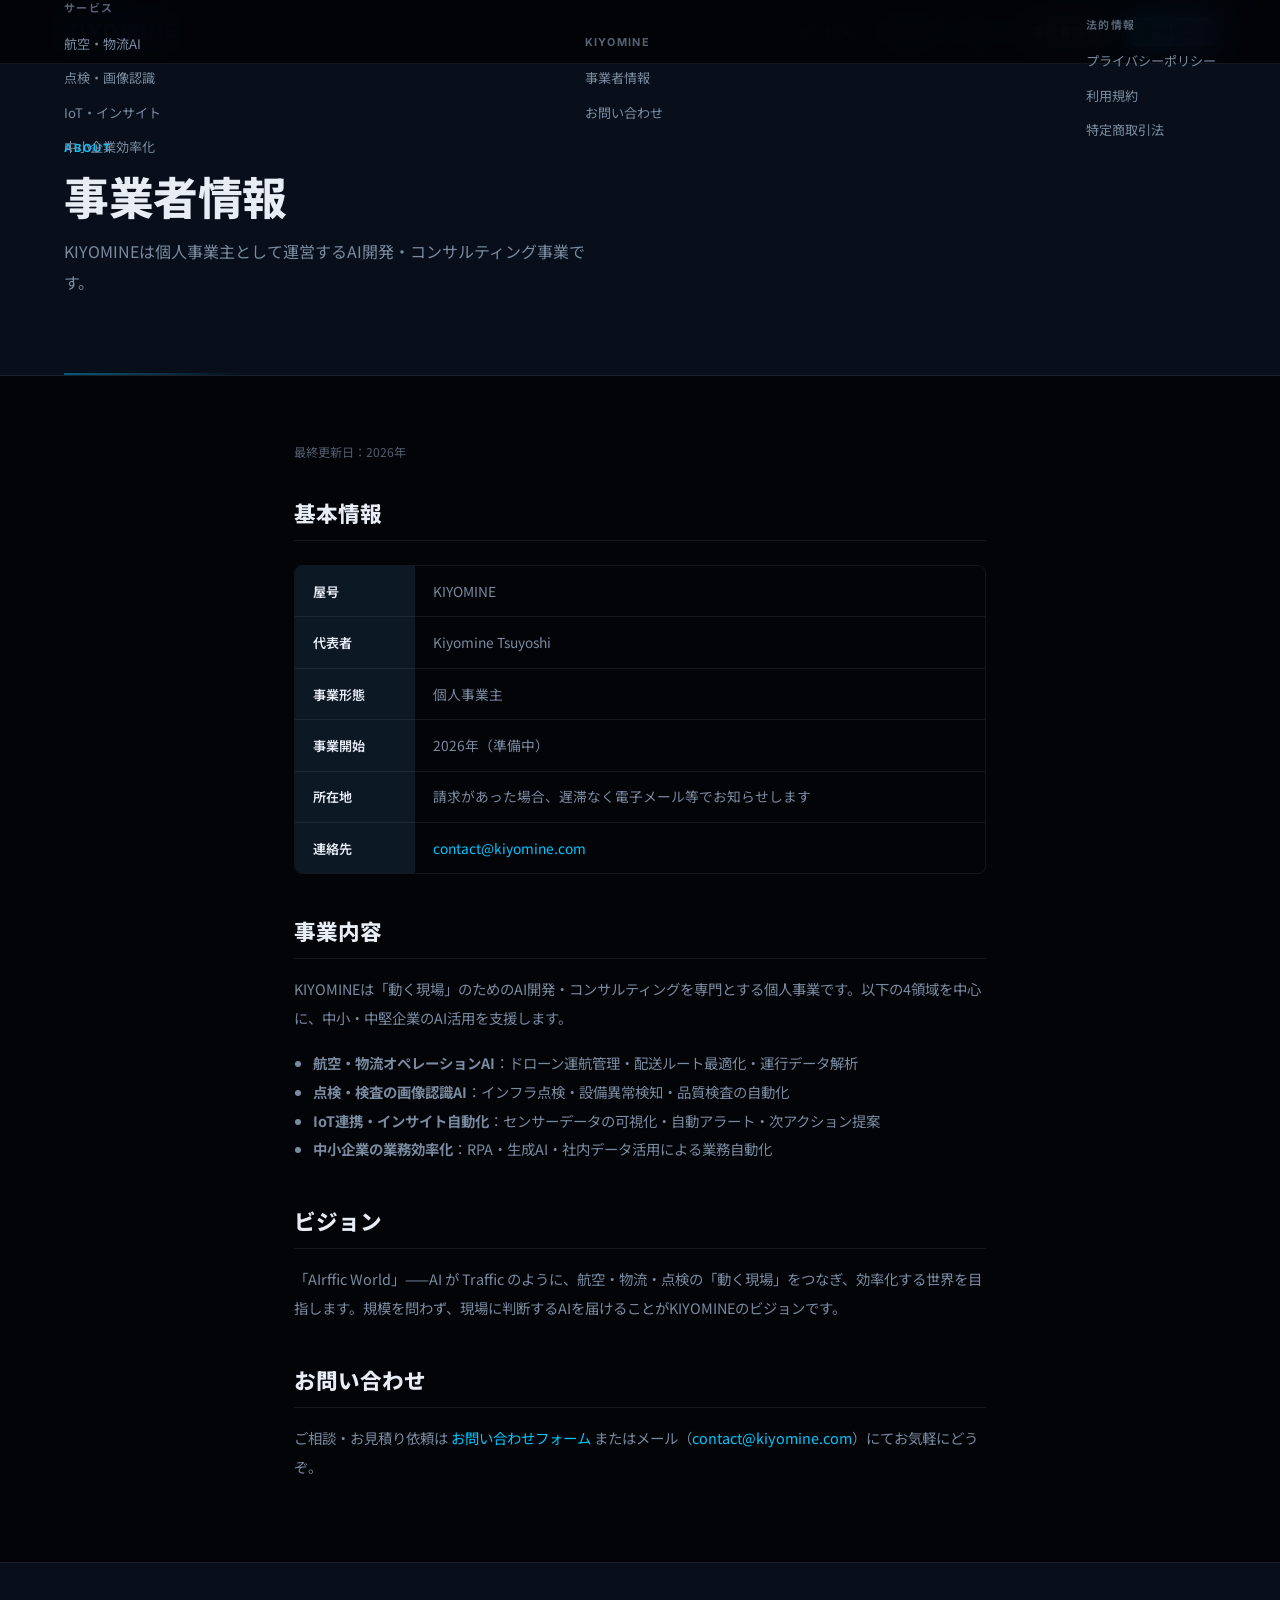
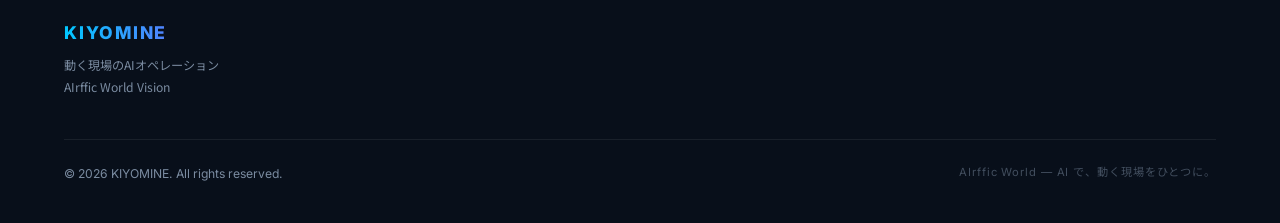
<file: about/index.html>
<!DOCTYPE html>
<html lang="ja">
<head>
  <meta charset="UTF-8" />
  <meta name="viewport" content="width=device-width, initial-scale=1.0" />
  <title>事業者情報 | KIYOMINE</title>
  <meta name="description" content="KIYOMINE（個人事業主）の事業者情報。屋号、代表者、事業内容、連絡先など。" />
  <link rel="preconnect" href="https://fonts.googleapis.com" />
  <link rel="preconnect" href="https://fonts.gstatic.com" crossorigin />
  <link href="https://fonts.googleapis.com/css2?family=Noto+Sans+JP:wght@300;400;500;700;900&family=Inter:wght@300;400;500;600;700;800;900&display=swap" rel="stylesheet" />
  <link rel="stylesheet" href="/css/style.css" />
</head>
<body>

<nav>
  <a href="/" class="nav-logo">KIYOMINE</a>
  <ul class="nav-links">
    <li><a href="/services/">サービス</a></li>
    <li><a href="/#pricing">料金目安</a></li>
    <li><a href="/#process">進め方</a></li>
    <li><a href="/about/" style="color: var(--text);">事業者情報</a></li>
    <li><a href="/contact/" class="nav-cta">無料相談</a></li>
  </ul>
  <button class="nav-hamburger" aria-label="メニューを開く" aria-expanded="false"><span></span><span></span><span></span></button>
</nav>

<div class="page-hero">
  <span class="section-tag">About</span>
  <h1 class="section-title">事業者情報</h1>
  <p class="section-desc">KIYOMINEは個人事業主として運営するAI開発・コンサルティング事業です。</p>
</div>

<div class="page-content">
  <p class="last-updated">最終更新日：2026年</p>

  <h2>基本情報</h2>
  <div class="table-wrap">
  <table>
    <tr>
      <th>屋号</th>
      <td>KIYOMINE</td>
    </tr>
    <tr>
      <th>代表者</th>
      <td>Kiyomine Tsuyoshi</td>
    </tr>
    <tr>
      <th>事業形態</th>
      <td>個人事業主</td>
    </tr>
    <tr>
      <th>事業開始</th>
      <td>2026年（準備中）</td>
    </tr>
    <tr>
      <th>所在地</th>
      <td>請求があった場合、遅滞なく電子メール等でお知らせします</td>
    </tr>
    <tr>
      <th>連絡先</th>
      <td><a href="mailto:contact@kiyomine.com">contact@kiyomine.com</a></td>
    </tr>
  </table>
</div>

  <h2>事業内容</h2>
  <p>KIYOMINEは「動く現場」のためのAI開発・コンサルティングを専門とする個人事業です。以下の4領域を中心に、中小・中堅企業のAI活用を支援します。</p>
  <ul>
    <li><strong>航空・物流オペレーションAI</strong>：ドローン運航管理・配送ルート最適化・運行データ解析</li>
    <li><strong>点検・検査の画像認識AI</strong>：インフラ点検・設備異常検知・品質検査の自動化</li>
    <li><strong>IoT連携・インサイト自動化</strong>：センサーデータの可視化・自動アラート・次アクション提案</li>
    <li><strong>中小企業の業務効率化</strong>：RPA・生成AI・社内データ活用による業務自動化</li>
  </ul>

  <h2>ビジョン</h2>
  <p>「AIrffic World」——AI が Traffic のように、航空・物流・点検の「動く現場」をつなぎ、効率化する世界を目指します。規模を問わず、現場に判断するAIを届けることがKIYOMINEのビジョンです。</p>

  <h2>お問い合わせ</h2>
  <p>ご相談・お見積り依頼は <a href="/contact/">お問い合わせフォーム</a> またはメール（<a href="mailto:contact@kiyomine.com">contact@kiyomine.com</a>）にてお気軽にどうぞ。</p>
</div>

<footer>
  <div class="footer-top">
    <div>
      <a href="/" class="footer-logo">KIYOMINE</a>
      <p class="footer-tagline">動く現場のAIオペレーション<br>AIrffic World Vision</p>
    </div>
    <nav class="footer-nav" aria-label="フッターナビゲーション">
      <div class="footer-nav-group">
        <h4>サービス</h4>
        <ul>
          <li><a href="/services/aviation-logistics/">航空・物流AI</a></li>
          <li><a href="/services/inspection-vision/">点検・画像認識</a></li>
          <li><a href="/services/iot-insights/">IoT・インサイト</a></li>
          <li><a href="/services/sme-operations/">中小企業効率化</a></li>
        </ul>
      </div>
      <div class="footer-nav-group">
        <h4>KIYOMINE</h4>
        <ul>
          <li><a href="/about/">事業者情報</a></li>
          <li><a href="/contact/">お問い合わせ</a></li>
        </ul>
      </div>
      <div class="footer-nav-group">
        <h4>法的情報</h4>
        <ul>
          <li><a href="/legal/privacy/">プライバシーポリシー</a></li>
          <li><a href="/legal/terms/">利用規約</a></li>
          <li><a href="/legal/tokushoho/">特定商取引法</a></li>
        </ul>
      </div>
    </nav>
  </div>
  <div class="footer-bottom">
    <p class="footer-copy">&copy; 2026 KIYOMINE. All rights reserved.</p>
    <p class="footer-vision">AIrffic World — AI で、動く現場をひとつに。</p>
  </div>
</footer>

<script src="/js/main.js"></script>
</body>
</html>
</file>
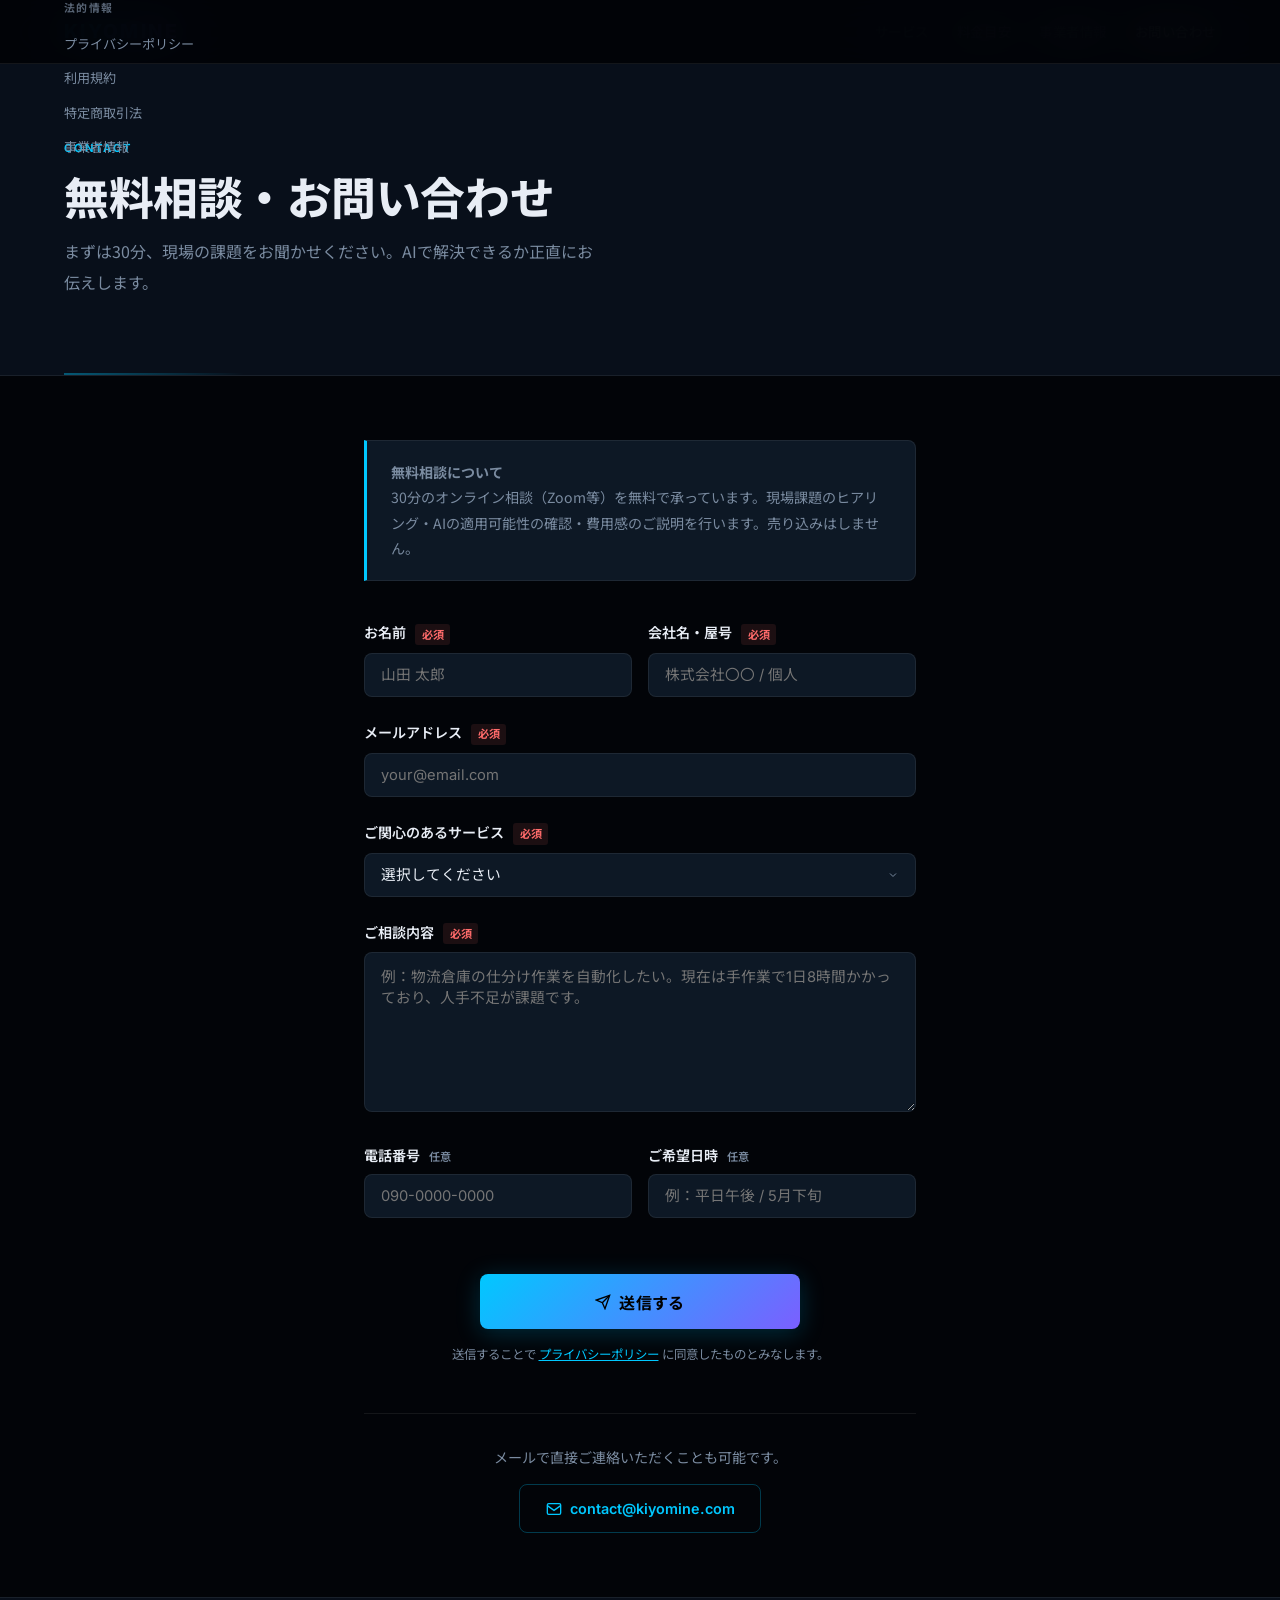
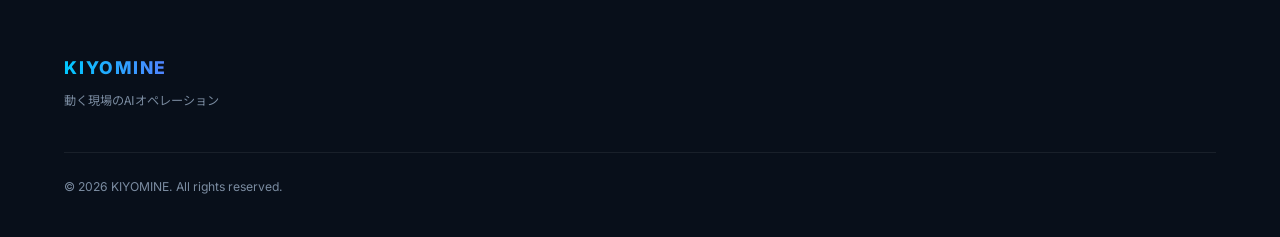
<file: contact/index.html>
<!DOCTYPE html>
<html lang="ja">
<head>
  <meta charset="UTF-8" />
  <meta name="viewport" content="width=device-width, initial-scale=1.0" />
  <title>お問い合わせ | KIYOMINE</title>
  <meta name="description" content="KIYOMINEへのお問い合わせ・無料相談のご予約。AIオペレーション導入のご相談はこちらから。" />
  <link rel="preconnect" href="https://fonts.googleapis.com" />
  <link rel="preconnect" href="https://fonts.gstatic.com" crossorigin />
  <link href="https://fonts.googleapis.com/css2?family=Noto+Sans+JP:wght@300;400;500;700;900&family=Inter:wght@300;400;500;600;700;800;900&display=swap" rel="stylesheet" />
  <link rel="stylesheet" href="/css/style.css" />
  <style>
    .contact-wrap {
      max-width: 680px;
      margin: 0 auto;
      padding: 4rem 5%;
    }

    .contact-note {
      background: var(--card);
      border: 1px solid var(--border);
      border-left: 3px solid var(--accent);
      border-radius: 0 8px 8px 0;
      padding: 1.2rem 1.5rem;
      margin-bottom: 2.5rem;
      font-size: 0.88rem;
      color: var(--muted);
      font-family: 'Noto Sans JP', sans-serif;
      line-height: 1.8;
    }

    .form-group {
      margin-bottom: 1.5rem;
    }

    label {
      display: block;
      font-size: 0.88rem;
      font-weight: 600;
      color: var(--text);
      margin-bottom: 0.5rem;
      font-family: 'Noto Sans JP', sans-serif;
    }

    label .required {
      display: inline-block;
      font-size: 0.7rem;
      font-weight: 700;
      color: #ff6b6b;
      background: rgba(255,107,107,0.1);
      border-radius: 3px;
      padding: 0.1rem 0.4rem;
      margin-left: 0.4rem;
      vertical-align: middle;
    }

    label .optional {
      display: inline-block;
      font-size: 0.7rem;
      color: var(--muted);
      margin-left: 0.4rem;
      vertical-align: middle;
    }

    input[type="text"],
    input[type="email"],
    input[type="tel"],
    select,
    textarea {
      width: 100%;
      background: var(--card);
      border: 1px solid var(--border);
      border-radius: 8px;
      padding: 0.75rem 1rem;
      color: var(--text);
      font-size: 0.92rem;
      font-family: 'Inter', 'Noto Sans JP', sans-serif;
      transition: border-color 0.2s;
      outline: none;
      appearance: none;
    }

    input[type="text"]:focus,
    input[type="email"]:focus,
    input[type="tel"]:focus,
    select:focus,
    textarea:focus {
      border-color: var(--accent);
      box-shadow: 0 0 0 3px rgba(0,200,255,0.1);
    }

    textarea {
      height: 160px;
      resize: vertical;
    }

    select {
      background-image: url("data:image/svg+xml,%3Csvg xmlns='http://www.w3.org/2000/svg' width='12' height='12' viewBox='0 0 24 24' fill='none' stroke='%237a8ba0' stroke-width='2'%3E%3Cpath d='m6 9 6 6 6-6'/%3E%3C/svg%3E");
      background-repeat: no-repeat;
      background-position: right 1rem center;
      padding-right: 2.5rem;
    }

    .form-row {
      display: grid;
      grid-template-columns: 1fr 1fr;
      gap: 1rem;
    }

    .form-submit {
      margin-top: 2rem;
      text-align: center;
    }

    .form-submit .btn-primary {
      font-size: 1rem;
      padding: 0.95rem 3rem;
      width: 100%;
      max-width: 320px;
    }

    .form-privacy {
      font-size: 0.78rem;
      color: var(--muted);
      text-align: center;
      margin-top: 1rem;
      font-family: 'Noto Sans JP', sans-serif;
    }

    .form-privacy a { color: var(--accent); }

    @media (max-width: 600px) {
      .form-row { grid-template-columns: 1fr; }
      .contact-wrap { padding: 2rem 5%; }
    }

    .contact-alt {
      margin-top: 3rem;
      padding-top: 2rem;
      border-top: 1px solid var(--border);
      text-align: center;
    }

    .contact-alt p {
      font-size: 0.88rem;
      color: var(--muted);
      margin-bottom: 1rem;
      font-family: 'Noto Sans JP', sans-serif;
    }

    @media (max-width: 600px) {
      .form-row { grid-template-columns: 1fr; }
    }
  </style>
</head>
<body>

<nav>
  <a href="/" class="nav-logo">KIYOMINE</a>
  <ul class="nav-links">
    <li><a href="/services/">サービス</a></li>
    <li><a href="/#pricing">料金目安</a></li>
    <li><a href="/about/">事業者情報</a></li>
    <li><a href="/contact/" style="color: var(--text);">お問い合わせ</a></li>
  </ul>
  <button class="nav-hamburger" aria-label="メニューを開く" aria-expanded="false"><span></span><span></span><span></span></button>
</nav>

<div class="page-hero">
  <span class="section-tag">Contact</span>
  <h1 class="section-title">無料相談・お問い合わせ</h1>
  <p class="section-desc">まずは30分、現場の課題をお聞かせください。AIで解決できるか正直にお伝えします。</p>
</div>

<div class="contact-wrap">

  <div class="contact-note">
    <strong>無料相談について</strong><br>
    30分のオンライン相談（Zoom等）を無料で承っています。現場課題のヒアリング・AIの適用可能性の確認・費用感のご説明を行います。売り込みはしません。
  </div>

  <!-- フォーム送信先は Formspree 等のサービスを設定してください -->
  <!-- action="https://formspree.io/f/YOUR_FORM_ID" に置き換え -->
  <form
    id="contact-form"
    action="mailto:contact@kiyomine.com"
    method="POST"
    enctype="text/plain"
    novalidate
  >
    <div class="form-row">
      <div class="form-group">
        <label for="name">
          お名前 <span class="required">必須</span>
        </label>
        <input type="text" id="name" name="name" placeholder="山田 太郎" required autocomplete="name" />
      </div>
      <div class="form-group">
        <label for="company">
          会社名・屋号 <span class="required">必須</span>
        </label>
        <input type="text" id="company" name="company" placeholder="株式会社〇〇 / 個人" required autocomplete="organization" />
      </div>
    </div>

    <div class="form-group">
      <label for="email">
        メールアドレス <span class="required">必須</span>
      </label>
      <input type="email" id="email" name="email" placeholder="your@email.com" required autocomplete="email" />
    </div>

    <div class="form-group">
      <label for="service">
        ご関心のあるサービス <span class="required">必須</span>
      </label>
      <select id="service" name="service" required>
        <option value="" disabled selected>選択してください</option>
        <option value="aviation-logistics">航空・物流オペレーションAI</option>
        <option value="inspection-vision">点検・検査の画像認識AI</option>
        <option value="iot-insights">IoT連携・インサイト自動化</option>
        <option value="sme-operations">中小企業の業務効率化</option>
        <option value="training">AI研修</option>
        <option value="other">その他・まだ決まっていない</option>
      </select>
    </div>

    <div class="form-group">
      <label for="message">
        ご相談内容 <span class="required">必須</span>
      </label>
      <textarea id="message" name="message" placeholder="例：物流倉庫の仕分け作業を自動化したい。現在は手作業で1日8時間かかっており、人手不足が課題です。" required></textarea>
    </div>

    <div class="form-row">
      <div class="form-group">
        <label for="tel">
          電話番号 <span class="optional">任意</span>
        </label>
        <input type="tel" id="tel" name="tel" placeholder="090-0000-0000" autocomplete="tel" />
      </div>
      <div class="form-group">
        <label for="preferred-date">
          ご希望日時 <span class="optional">任意</span>
        </label>
        <input type="text" id="preferred-date" name="preferred-date" placeholder="例：平日午後 / 5月下旬" />
      </div>
    </div>

    <div class="form-submit">
      <button type="submit" class="btn-primary">
        <svg width="16" height="16" fill="none" stroke="currentColor" stroke-width="2" viewBox="0 0 24 24" aria-hidden="true"><line x1="22" y1="2" x2="11" y2="13"/><polygon points="22 2 15 22 11 13 2 9 22 2"/></svg>
        送信する
      </button>
      <p class="form-privacy">
        送信することで <a href="/legal/privacy/">プライバシーポリシー</a> に同意したものとみなします。
      </p>
    </div>
  </form>

  <div class="contact-alt">
    <p>メールで直接ご連絡いただくことも可能です。</p>
    <a href="mailto:contact@kiyomine.com" class="btn-outline">
      <svg width="16" height="16" fill="none" stroke="currentColor" stroke-width="2" viewBox="0 0 24 24" aria-hidden="true"><rect x="2" y="4" width="20" height="16" rx="2"/><path d="m2 7 10 7 10-7"/></svg>
      contact@kiyomine.com
    </a>
  </div>
</div>

<footer>
  <div class="footer-top">
    <div>
      <a href="/" class="footer-logo">KIYOMINE</a>
      <p class="footer-tagline">動く現場のAIオペレーション</p>
    </div>
    <nav class="footer-nav" aria-label="フッターナビゲーション">
      <div class="footer-nav-group">
        <h4>法的情報</h4>
        <ul>
          <li><a href="/legal/privacy/">プライバシーポリシー</a></li>
          <li><a href="/legal/terms/">利用規約</a></li>
          <li><a href="/legal/tokushoho/">特定商取引法</a></li>
          <li><a href="/about/">事業者情報</a></li>
        </ul>
      </div>
    </nav>
  </div>
  <div class="footer-bottom">
    <p class="footer-copy">&copy; 2026 KIYOMINE. All rights reserved.</p>
  </div>
</footer>

<script src="/js/main.js"></script>
</body>
</html>
</file>
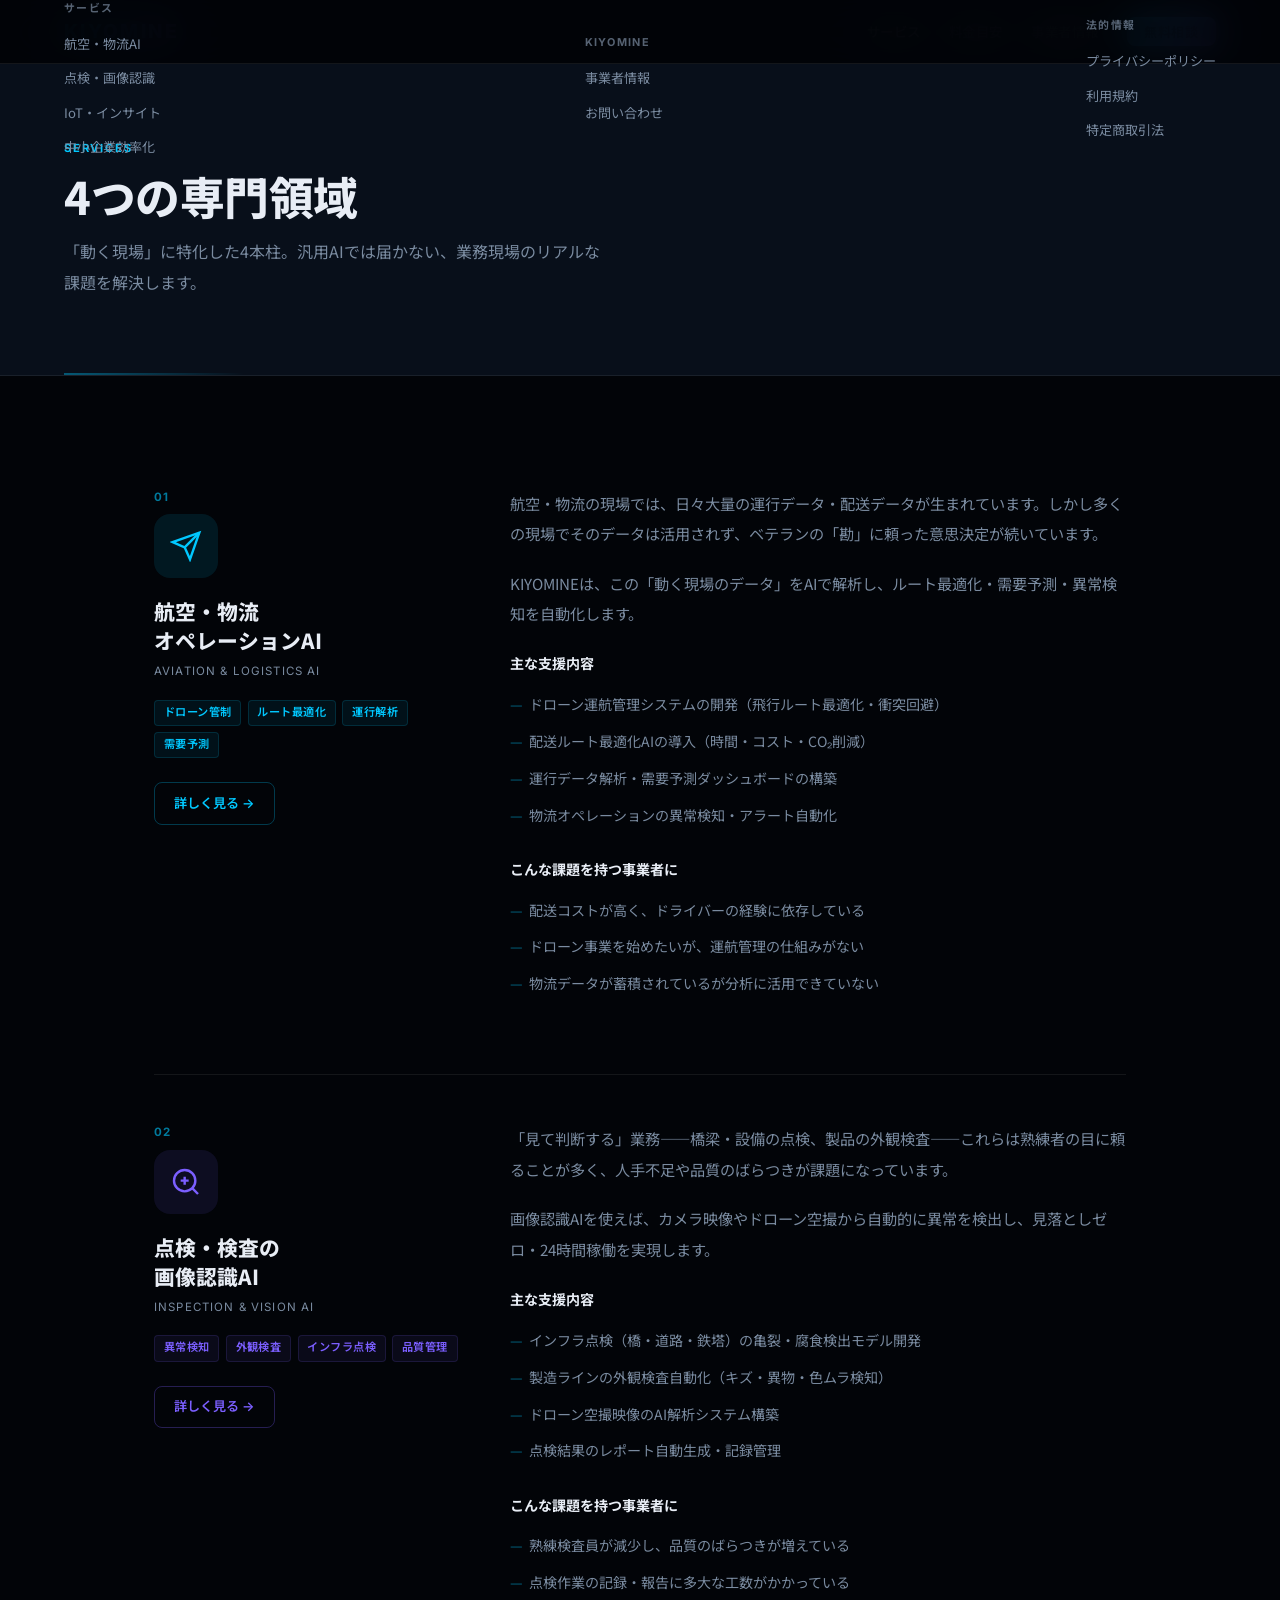
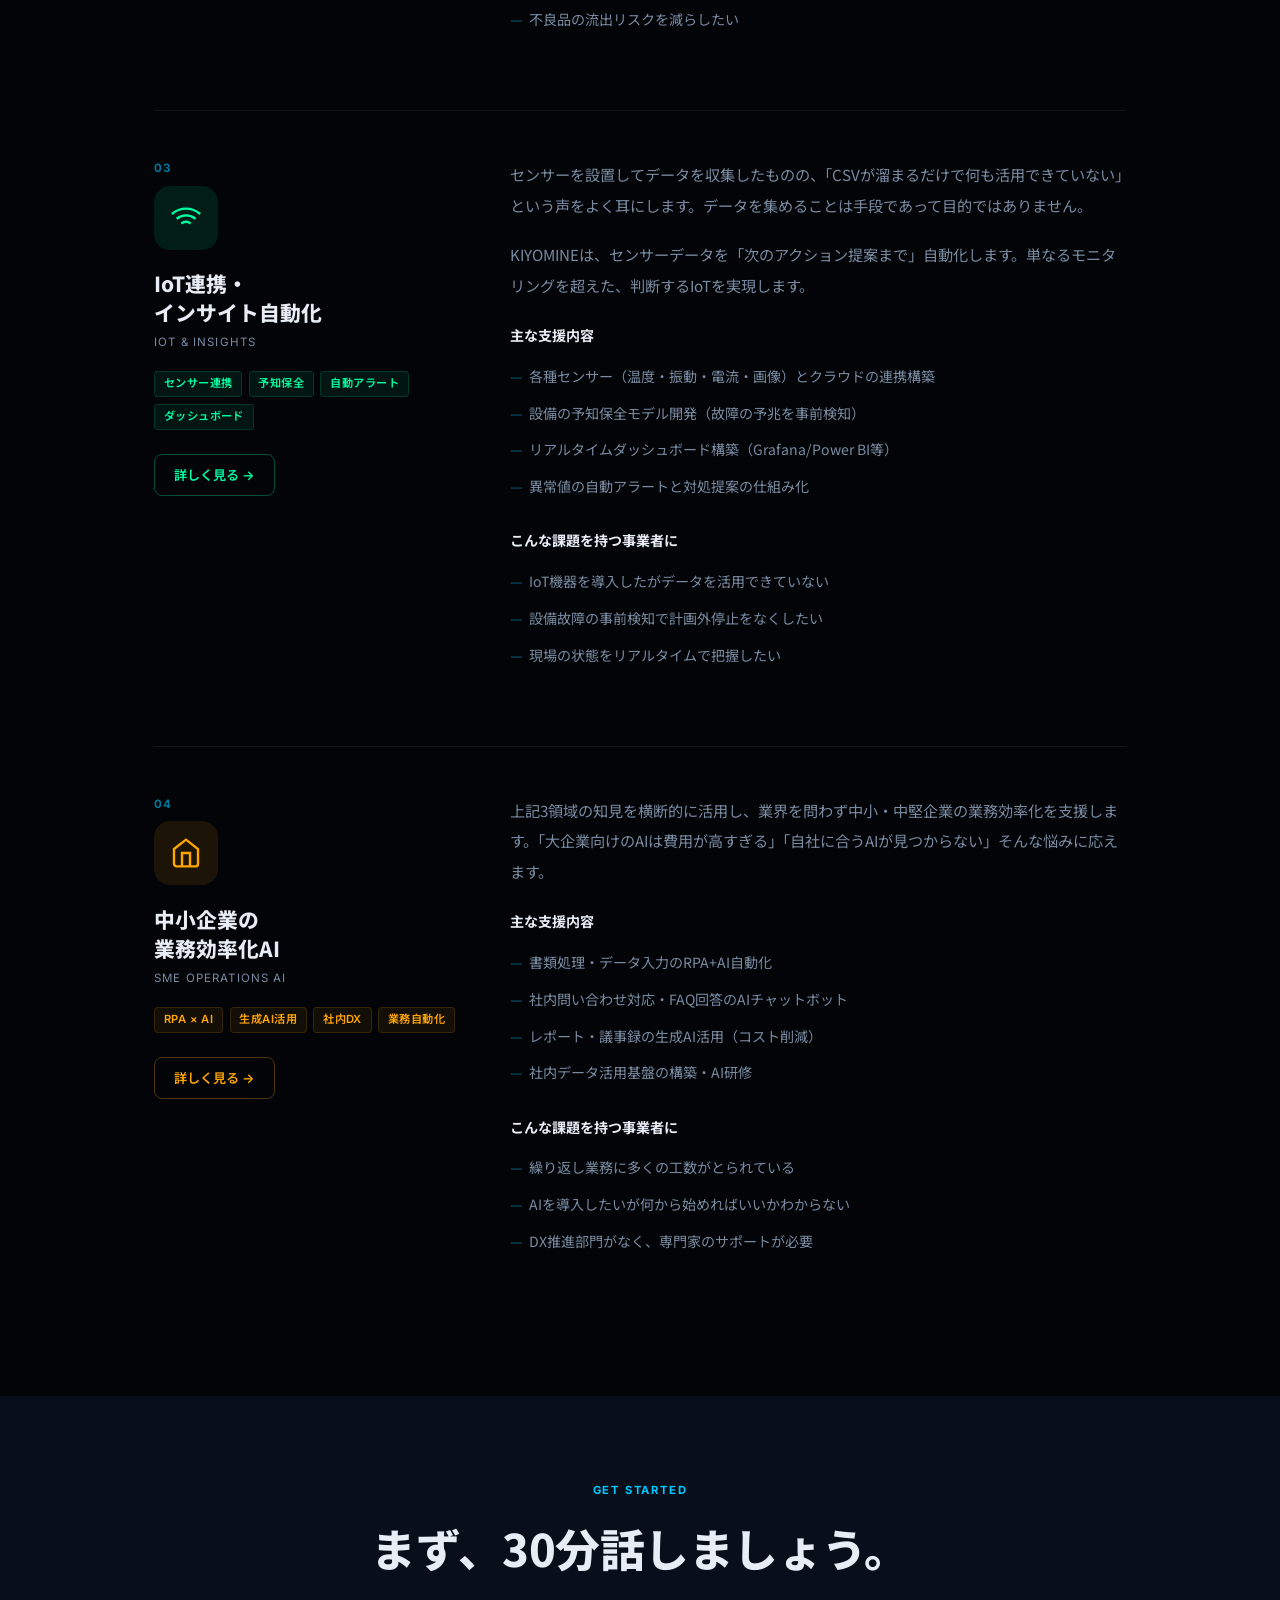
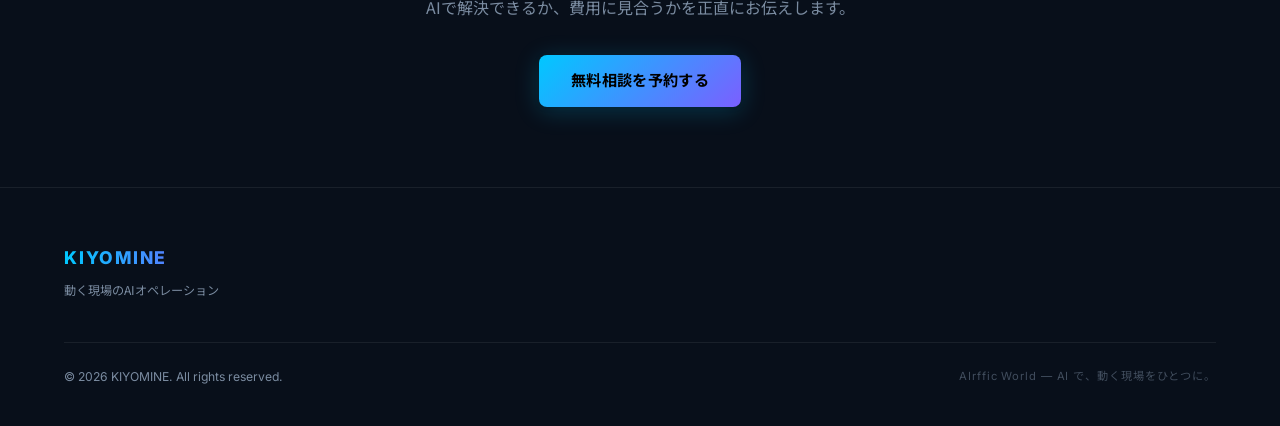
<file: services/index.html>
<!DOCTYPE html>
<html lang="ja">
<head>
  <meta charset="UTF-8" />
  <meta name="viewport" content="width=device-width, initial-scale=1.0" />
  <title>サービス一覧 | KIYOMINE</title>
  <meta name="description" content="KIYOMINEの4つのAIサービス。航空・物流オペレーションAI、点検・画像認識AI、IoT連携・インサイト自動化、中小企業の業務効率化。" />
  <link rel="preconnect" href="https://fonts.googleapis.com" />
  <link rel="preconnect" href="https://fonts.gstatic.com" crossorigin />
  <link href="https://fonts.googleapis.com/css2?family=Noto+Sans+JP:wght@300;400;500;700;900&family=Inter:wght@300;400;500;600;700;800;900&display=swap" rel="stylesheet" />
  <link rel="stylesheet" href="/css/style.css" />
  <style>
    .services-list {
      max-width: 1100px;
      margin: 0 auto;
      padding: 4rem 5%;
    }

    .service-row {
      display: grid;
      grid-template-columns: 1fr 2fr;
      gap: 3rem;
      padding: 3rem 0;
      border-bottom: 1px solid var(--border);
      align-items: start;
    }

    .service-row:last-child { border-bottom: none; }

    .service-meta { position: sticky; top: 90px; }
    .service-num { font-size: 0.72rem; font-weight: 700; letter-spacing: 0.12em; color: var(--accent); opacity: 0.6; margin-bottom: 0.5rem; }
    .service-icon-lg { width: 64px; height: 64px; border-radius: 16px; display: flex; align-items: center; justify-content: center; margin-bottom: 1.2rem; }
    .service-icon-lg svg { width: 32px; height: 32px; }
    .s1 .service-icon-lg { background: rgba(0,200,255,0.1); }
    .s2 .service-icon-lg { background: rgba(123,95,255,0.1); }
    .s3 .service-icon-lg { background: rgba(0,255,163,0.1); }
    .s4 .service-icon-lg { background: rgba(255,165,0,0.1); }
    .s1 .service-icon-lg svg { stroke: var(--accent); }
    .s2 .service-icon-lg svg { stroke: var(--accent2); }
    .s3 .service-icon-lg svg { stroke: var(--accent3); }
    .s4 .service-icon-lg svg { stroke: #ffa500; }

    .service-meta h2 { font-size: 1.3rem; font-weight: 800; margin-bottom: 0.4rem; font-family: 'Noto Sans JP', sans-serif; line-height: 1.4; }
    .service-meta .en { font-size: 0.72rem; color: var(--muted); letter-spacing: 0.1em; text-transform: uppercase; margin-bottom: 1.2rem; }

    .service-body p { font-size: 0.95rem; color: var(--muted); line-height: 2; margin-bottom: 1.2rem; font-family: 'Noto Sans JP', sans-serif; }
    .service-body h3 { font-size: 0.88rem; font-weight: 700; color: var(--text); margin: 1.5rem 0 0.75rem; font-family: 'Noto Sans JP', sans-serif; }
    .service-body ul { list-style: none; margin-bottom: 1.5rem; }
    .service-body ul li { font-size: 0.88rem; color: var(--muted); padding: 0.4rem 0 0.4rem 1.2rem; font-family: 'Noto Sans JP', sans-serif; position: relative; line-height: 1.7; }
    .service-body ul li::before { content: '—'; position: absolute; left: 0; color: var(--accent); opacity: 0.5; }

    .service-tags { display: flex; flex-wrap: wrap; gap: 0.4rem; margin-bottom: 1.5rem; }
    .s1 .tag { color: var(--accent); background: rgba(0,200,255,0.07); border-color: rgba(0,200,255,0.15); }
    .s2 .tag { color: var(--accent2); background: rgba(123,95,255,0.07); border-color: rgba(123,95,255,0.15); }
    .s3 .tag { color: var(--accent3); background: rgba(0,255,163,0.07); border-color: rgba(0,255,163,0.15); }
    .s4 .tag { color: #ffa500; background: rgba(255,165,0,0.07); border-color: rgba(255,165,0,0.15); }

    @media (max-width: 900px) {
      .service-row { grid-template-columns: 1fr; gap: 1.5rem; }
      .service-meta { position: static; display: flex; align-items: flex-start; gap: 1.25rem; flex-wrap: wrap; }
      .service-meta h2 { font-size: 1.15rem; }
      .services-list { padding: 2.5rem 5%; }
    }

    @media (max-width: 560px) {
      .service-meta { flex-direction: column; gap: 0.75rem; }
    }
  </style>
</head>
<body>

<nav>
  <a href="/" class="nav-logo">KIYOMINE</a>
  <ul class="nav-links">
    <li><a href="/services/" style="color: var(--text);">サービス</a></li>
    <li><a href="/#pricing">料金目安</a></li>
    <li><a href="/about/">事業者情報</a></li>
    <li><a href="/contact/" class="nav-cta">無料相談</a></li>
  </ul>
  <button class="nav-hamburger" aria-label="メニューを開く" aria-expanded="false"><span></span><span></span><span></span></button>
</nav>

<div class="page-hero">
  <span class="section-tag">Services</span>
  <h1 class="section-title">4つの専門領域</h1>
  <p class="section-desc">「動く現場」に特化した4本柱。汎用AIでは届かない、業務現場のリアルな課題を解決します。</p>
</div>

<div class="services-list">

  <div class="service-row s1 fade-in">
    <div class="service-meta">
      <div class="service-num">01</div>
      <div class="service-icon-lg">
        <svg fill="none" stroke="currentColor" stroke-width="1.8" viewBox="0 0 24 24" aria-hidden="true"><path d="M22 2L11 13"/><path d="M22 2L15 22l-4-9-9-4 20-7z"/></svg>
      </div>
      <h2>航空・物流<br>オペレーションAI</h2>
      <p class="en">Aviation &amp; Logistics AI</p>
      <div class="service-tags">
        <span class="tag">ドローン管制</span>
        <span class="tag">ルート最適化</span>
        <span class="tag">運行解析</span>
        <span class="tag">需要予測</span>
      </div>
      <a href="/services/aviation-logistics/" class="btn-outline" style="font-size: 0.82rem; padding: 0.6rem 1.2rem;">詳しく見る →</a>
    </div>
    <div class="service-body">
      <p>航空・物流の現場では、日々大量の運行データ・配送データが生まれています。しかし多くの現場でそのデータは活用されず、ベテランの「勘」に頼った意思決定が続いています。</p>
      <p>KIYOMINEは、この「動く現場のデータ」をAIで解析し、ルート最適化・需要予測・異常検知を自動化します。</p>
      <h3>主な支援内容</h3>
      <ul>
        <li>ドローン運航管理システムの開発（飛行ルート最適化・衝突回避）</li>
        <li>配送ルート最適化AIの導入（時間・コスト・CO₂削減）</li>
        <li>運行データ解析・需要予測ダッシュボードの構築</li>
        <li>物流オペレーションの異常検知・アラート自動化</li>
      </ul>
      <h3>こんな課題を持つ事業者に</h3>
      <ul>
        <li>配送コストが高く、ドライバーの経験に依存している</li>
        <li>ドローン事業を始めたいが、運航管理の仕組みがない</li>
        <li>物流データが蓄積されているが分析に活用できていない</li>
      </ul>
    </div>
  </div>

  <div class="service-row s2 fade-in">
    <div class="service-meta">
      <div class="service-num">02</div>
      <div class="service-icon-lg">
        <svg fill="none" stroke="currentColor" stroke-width="1.8" viewBox="0 0 24 24" aria-hidden="true"><circle cx="11" cy="11" r="8"/><path d="m21 21-4.35-4.35"/><path d="M11 8v6M8 11h6"/></svg>
      </div>
      <h2>点検・検査の<br>画像認識AI</h2>
      <p class="en">Inspection &amp; Vision AI</p>
      <div class="service-tags">
        <span class="tag">異常検知</span>
        <span class="tag">外観検査</span>
        <span class="tag">インフラ点検</span>
        <span class="tag">品質管理</span>
      </div>
      <a href="/services/inspection-vision/" class="btn-outline" style="font-size: 0.82rem; padding: 0.6rem 1.2rem; border-color: rgba(123,95,255,0.3); color: var(--accent2);">詳しく見る →</a>
    </div>
    <div class="service-body">
      <p>「見て判断する」業務——橋梁・設備の点検、製品の外観検査——これらは熟練者の目に頼ることが多く、人手不足や品質のばらつきが課題になっています。</p>
      <p>画像認識AIを使えば、カメラ映像やドローン空撮から自動的に異常を検出し、見落としゼロ・24時間稼働を実現します。</p>
      <h3>主な支援内容</h3>
      <ul>
        <li>インフラ点検（橋・道路・鉄塔）の亀裂・腐食検出モデル開発</li>
        <li>製造ラインの外観検査自動化（キズ・異物・色ムラ検知）</li>
        <li>ドローン空撮映像のAI解析システム構築</li>
        <li>点検結果のレポート自動生成・記録管理</li>
      </ul>
      <h3>こんな課題を持つ事業者に</h3>
      <ul>
        <li>熟練検査員が減少し、品質のばらつきが増えている</li>
        <li>点検作業の記録・報告に多大な工数がかかっている</li>
        <li>不良品の流出リスクを減らしたい</li>
      </ul>
    </div>
  </div>

  <div class="service-row s3 fade-in">
    <div class="service-meta">
      <div class="service-num">03</div>
      <div class="service-icon-lg">
        <svg fill="none" stroke="currentColor" stroke-width="1.8" viewBox="0 0 24 24" aria-hidden="true"><path d="M5 12.55a11 11 0 0 1 14.08 0"/><path d="M1.42 9a16 16 0 0 1 21.16 0"/><path d="M8.53 16.11a6 6 0 0 1 6.95 0"/><line x1="12" y1="20" x2="12.01" y2="20"/></svg>
      </div>
      <h2>IoT連携・<br>インサイト自動化</h2>
      <p class="en">IoT &amp; Insights</p>
      <div class="service-tags">
        <span class="tag">センサー連携</span>
        <span class="tag">予知保全</span>
        <span class="tag">自動アラート</span>
        <span class="tag">ダッシュボード</span>
      </div>
      <a href="/services/iot-insights/" class="btn-outline" style="font-size: 0.82rem; padding: 0.6rem 1.2rem; border-color: rgba(0,255,163,0.3); color: var(--accent3);">詳しく見る →</a>
    </div>
    <div class="service-body">
      <p>センサーを設置してデータを収集したものの、「CSVが溜まるだけで何も活用できていない」という声をよく耳にします。データを集めることは手段であって目的ではありません。</p>
      <p>KIYOMINEは、センサーデータを「次のアクション提案まで」自動化します。単なるモニタリングを超えた、判断するIoTを実現します。</p>
      <h3>主な支援内容</h3>
      <ul>
        <li>各種センサー（温度・振動・電流・画像）とクラウドの連携構築</li>
        <li>設備の予知保全モデル開発（故障の予兆を事前検知）</li>
        <li>リアルタイムダッシュボード構築（Grafana/Power BI等）</li>
        <li>異常値の自動アラートと対処提案の仕組み化</li>
      </ul>
      <h3>こんな課題を持つ事業者に</h3>
      <ul>
        <li>IoT機器を導入したがデータを活用できていない</li>
        <li>設備故障の事前検知で計画外停止をなくしたい</li>
        <li>現場の状態をリアルタイムで把握したい</li>
      </ul>
    </div>
  </div>

  <div class="service-row s4 fade-in">
    <div class="service-meta">
      <div class="service-num">04</div>
      <div class="service-icon-lg">
        <svg fill="none" stroke="currentColor" stroke-width="1.8" viewBox="0 0 24 24" aria-hidden="true"><path d="M3 9l9-7 9 7v11a2 2 0 0 1-2 2H5a2 2 0 0 1-2-2z"/><polyline points="9 22 9 12 15 12 15 22"/></svg>
      </div>
      <h2>中小企業の<br>業務効率化AI</h2>
      <p class="en">SME Operations AI</p>
      <div class="service-tags">
        <span class="tag">RPA × AI</span>
        <span class="tag">生成AI活用</span>
        <span class="tag">社内DX</span>
        <span class="tag">業務自動化</span>
      </div>
      <a href="/services/sme-operations/" class="btn-outline" style="font-size: 0.82rem; padding: 0.6rem 1.2rem; border-color: rgba(255,165,0,0.3); color: #ffa500;">詳しく見る →</a>
    </div>
    <div class="service-body">
      <p>上記3領域の知見を横断的に活用し、業界を問わず中小・中堅企業の業務効率化を支援します。「大企業向けのAIは費用が高すぎる」「自社に合うAIが見つからない」そんな悩みに応えます。</p>
      <h3>主な支援内容</h3>
      <ul>
        <li>書類処理・データ入力のRPA+AI自動化</li>
        <li>社内問い合わせ対応・FAQ回答のAIチャットボット</li>
        <li>レポート・議事録の生成AI活用（コスト削減）</li>
        <li>社内データ活用基盤の構築・AI研修</li>
      </ul>
      <h3>こんな課題を持つ事業者に</h3>
      <ul>
        <li>繰り返し業務に多くの工数がとられている</li>
        <li>AIを導入したいが何から始めればいいかわからない</li>
        <li>DX推進部門がなく、専門家のサポートが必要</li>
      </ul>
    </div>
  </div>

</div>

<!-- CTA -->
<section style="background: var(--surface); text-align: center; padding: 5rem 5%;">
  <span class="section-tag">Get Started</span>
  <h2 class="section-title" style="margin-top: 0.5rem;">まず、30分話しましょう。</h2>
  <p class="section-desc" style="margin: 0 auto 2rem;">AIで解決できるか、費用に見合うかを正直にお伝えします。</p>
  <a href="/contact/" class="btn-primary">無料相談を予約する</a>
</section>

<footer>
  <div class="footer-top">
    <div>
      <a href="/" class="footer-logo">KIYOMINE</a>
      <p class="footer-tagline">動く現場のAIオペレーション</p>
    </div>
    <nav class="footer-nav" aria-label="フッターナビゲーション">
      <div class="footer-nav-group">
        <h4>サービス</h4>
        <ul>
          <li><a href="/services/aviation-logistics/">航空・物流AI</a></li>
          <li><a href="/services/inspection-vision/">点検・画像認識</a></li>
          <li><a href="/services/iot-insights/">IoT・インサイト</a></li>
          <li><a href="/services/sme-operations/">中小企業効率化</a></li>
        </ul>
      </div>
      <div class="footer-nav-group">
        <h4>KIYOMINE</h4>
        <ul>
          <li><a href="/about/">事業者情報</a></li>
          <li><a href="/contact/">お問い合わせ</a></li>
        </ul>
      </div>
      <div class="footer-nav-group">
        <h4>法的情報</h4>
        <ul>
          <li><a href="/legal/privacy/">プライバシーポリシー</a></li>
          <li><a href="/legal/terms/">利用規約</a></li>
          <li><a href="/legal/tokushoho/">特定商取引法</a></li>
        </ul>
      </div>
    </nav>
  </div>
  <div class="footer-bottom">
    <p class="footer-copy">&copy; 2026 KIYOMINE. All rights reserved.</p>
    <p class="footer-vision">AIrffic World — AI で、動く現場をひとつに。</p>
  </div>
</footer>

<script src="/js/main.js"></script>
</body>
</html>
</file>
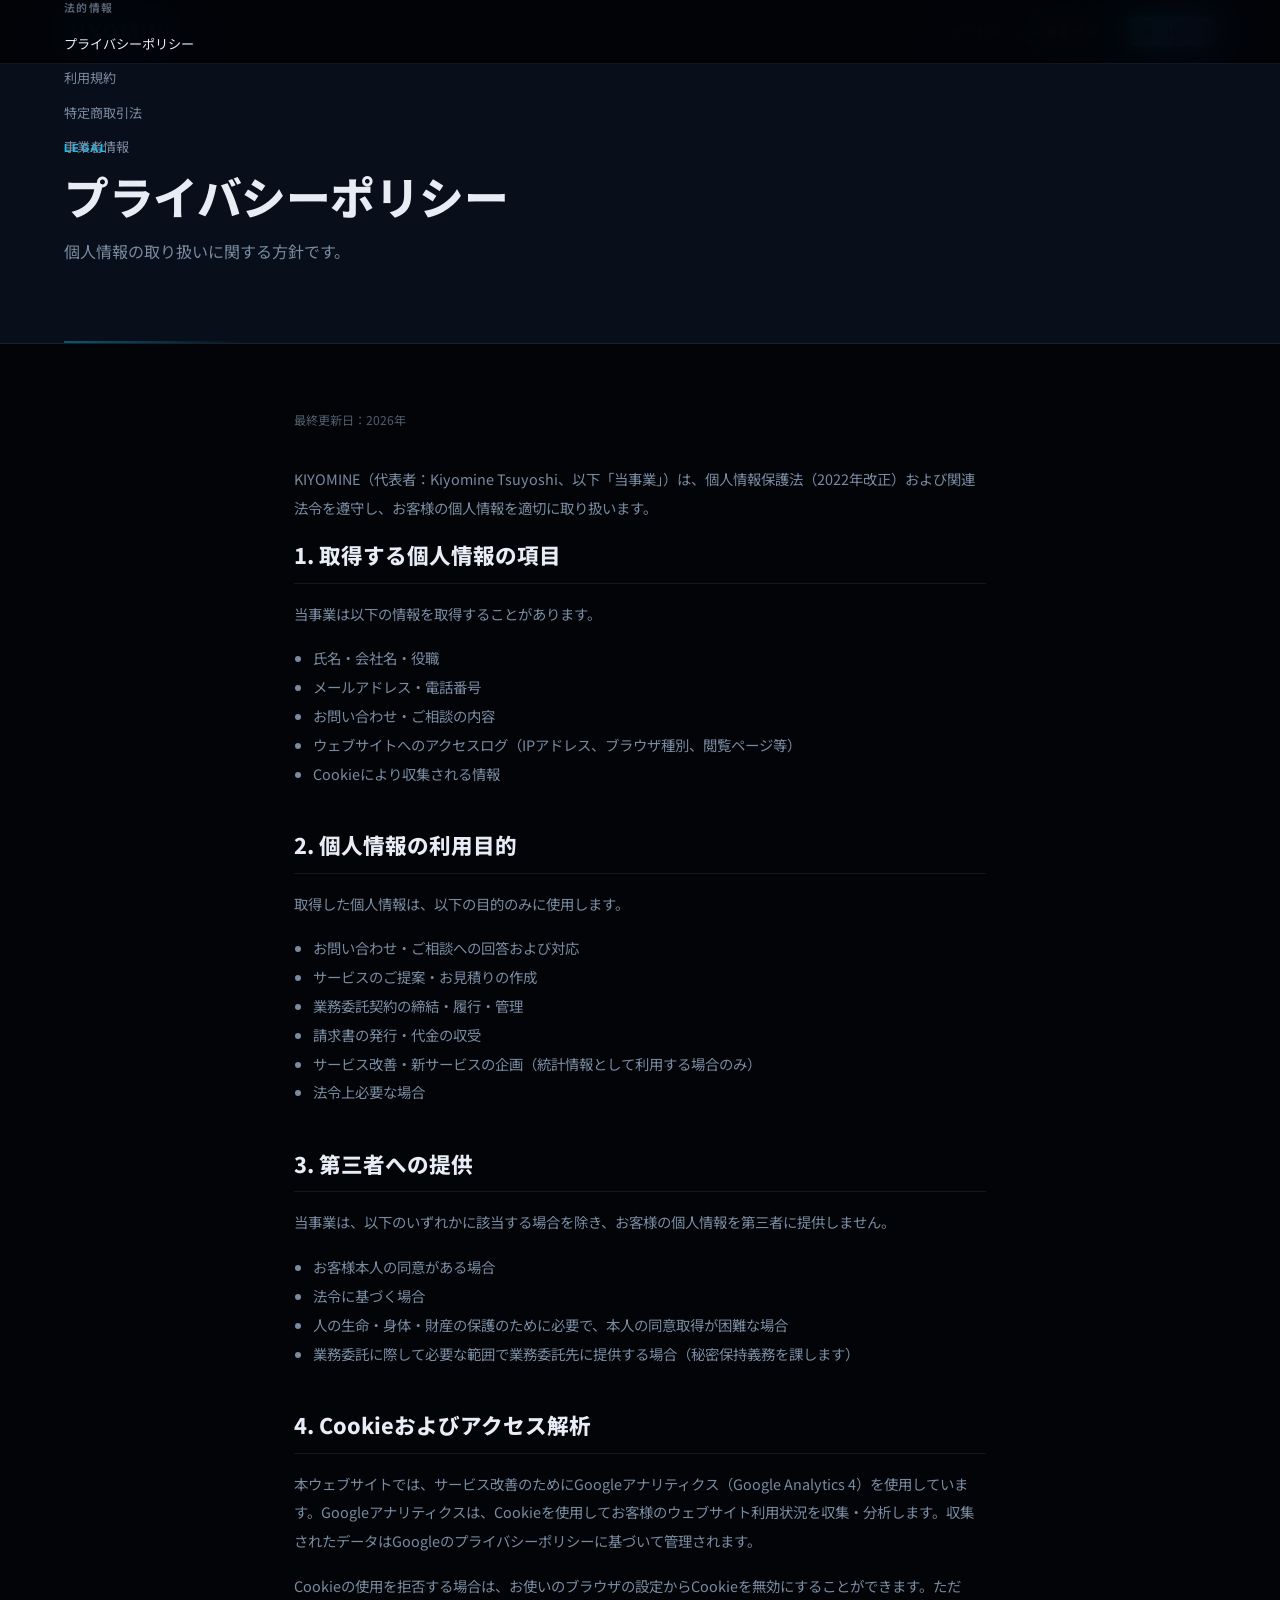
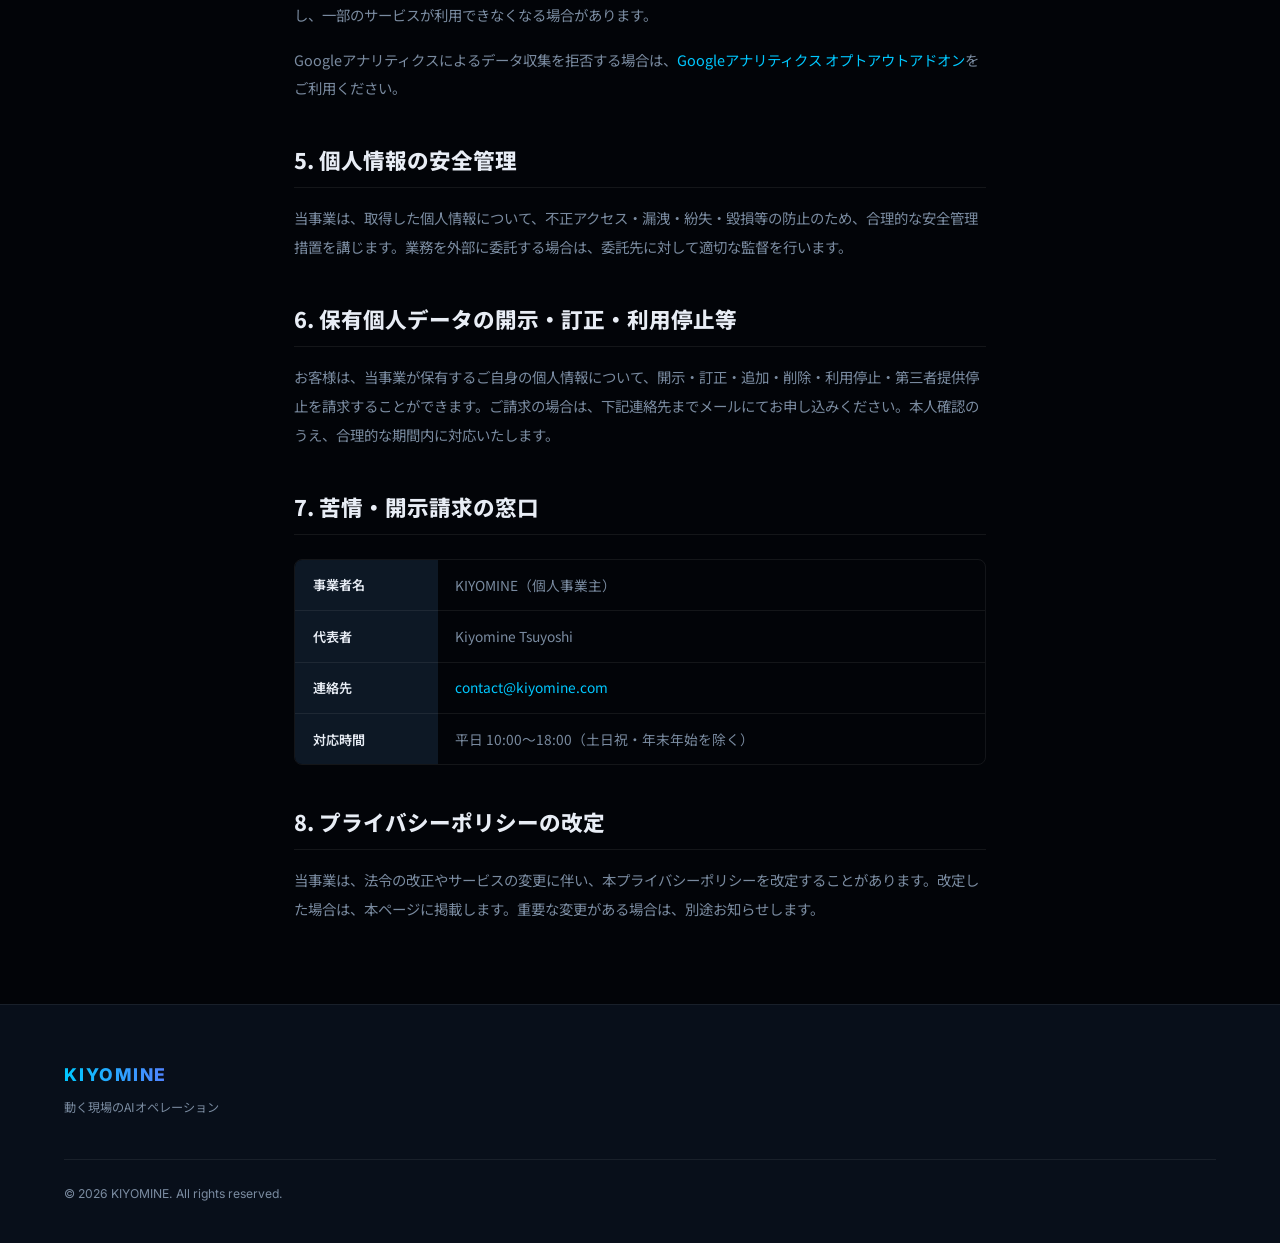
<file: legal/privacy/index.html>
<!DOCTYPE html>
<html lang="ja">
<head>
  <meta charset="UTF-8" />
  <meta name="viewport" content="width=device-width, initial-scale=1.0" />
  <title>プライバシーポリシー | KIYOMINE</title>
  <meta name="description" content="KIYOMINEのプライバシーポリシー。個人情報の取得・利用目的・第三者提供・開示請求等について説明します。" />
  <link rel="preconnect" href="https://fonts.googleapis.com" />
  <link rel="preconnect" href="https://fonts.gstatic.com" crossorigin />
  <link href="https://fonts.googleapis.com/css2?family=Noto+Sans+JP:wght@300;400;500;700;900&family=Inter:wght@300;400;500;600;700;800;900&display=swap" rel="stylesheet" />
  <link rel="stylesheet" href="/css/style.css" />
</head>
<body>

<nav>
  <a href="/" class="nav-logo">KIYOMINE</a>
  <ul class="nav-links">
    <li><a href="/services/">サービス</a></li>
    <li><a href="/about/">事業者情報</a></li>
    <li><a href="/contact/" class="nav-cta">無料相談</a></li>
  </ul>
  <button class="nav-hamburger" aria-label="メニューを開く" aria-expanded="false"><span></span><span></span><span></span></button>
</nav>

<div class="page-hero">
  <span class="section-tag">Legal</span>
  <h1 class="section-title">プライバシーポリシー</h1>
  <p class="section-desc">個人情報の取り扱いに関する方針です。</p>
</div>

<div class="page-content">
  <p class="last-updated">最終更新日：2026年</p>

  <p>KIYOMINE（代表者：Kiyomine Tsuyoshi、以下「当事業」）は、個人情報保護法（2022年改正）および関連法令を遵守し、お客様の個人情報を適切に取り扱います。</p>

  <h2>1. 取得する個人情報の項目</h2>
  <p>当事業は以下の情報を取得することがあります。</p>
  <ul>
    <li>氏名・会社名・役職</li>
    <li>メールアドレス・電話番号</li>
    <li>お問い合わせ・ご相談の内容</li>
    <li>ウェブサイトへのアクセスログ（IPアドレス、ブラウザ種別、閲覧ページ等）</li>
    <li>Cookieにより収集される情報</li>
  </ul>

  <h2>2. 個人情報の利用目的</h2>
  <p>取得した個人情報は、以下の目的のみに使用します。</p>
  <ul>
    <li>お問い合わせ・ご相談への回答および対応</li>
    <li>サービスのご提案・お見積りの作成</li>
    <li>業務委託契約の締結・履行・管理</li>
    <li>請求書の発行・代金の収受</li>
    <li>サービス改善・新サービスの企画（統計情報として利用する場合のみ）</li>
    <li>法令上必要な場合</li>
  </ul>

  <h2>3. 第三者への提供</h2>
  <p>当事業は、以下のいずれかに該当する場合を除き、お客様の個人情報を第三者に提供しません。</p>
  <ul>
    <li>お客様本人の同意がある場合</li>
    <li>法令に基づく場合</li>
    <li>人の生命・身体・財産の保護のために必要で、本人の同意取得が困難な場合</li>
    <li>業務委託に際して必要な範囲で業務委託先に提供する場合（秘密保持義務を課します）</li>
  </ul>

  <h2>4. Cookieおよびアクセス解析</h2>
  <p>本ウェブサイトでは、サービス改善のためにGoogleアナリティクス（Google Analytics 4）を使用しています。Googleアナリティクスは、Cookieを使用してお客様のウェブサイト利用状況を収集・分析します。収集されたデータはGoogleのプライバシーポリシーに基づいて管理されます。</p>
  <p>Cookieの使用を拒否する場合は、お使いのブラウザの設定からCookieを無効にすることができます。ただし、一部のサービスが利用できなくなる場合があります。</p>
  <p>Googleアナリティクスによるデータ収集を拒否する場合は、<a href="https://tools.google.com/dlpage/gaoptout" target="_blank" rel="noopener noreferrer">Googleアナリティクス オプトアウトアドオン</a>をご利用ください。</p>

  <h2>5. 個人情報の安全管理</h2>
  <p>当事業は、取得した個人情報について、不正アクセス・漏洩・紛失・毀損等の防止のため、合理的な安全管理措置を講じます。業務を外部に委託する場合は、委託先に対して適切な監督を行います。</p>

  <h2>6. 保有個人データの開示・訂正・利用停止等</h2>
  <p>お客様は、当事業が保有するご自身の個人情報について、開示・訂正・追加・削除・利用停止・第三者提供停止を請求することができます。ご請求の場合は、下記連絡先までメールにてお申し込みください。本人確認のうえ、合理的な期間内に対応いたします。</p>

  <h2>7. 苦情・開示請求の窓口</h2>
  <div class="table-wrap">
  <table>
    <tr>
      <th>事業者名</th>
      <td>KIYOMINE（個人事業主）</td>
    </tr>
    <tr>
      <th>代表者</th>
      <td>Kiyomine Tsuyoshi</td>
    </tr>
    <tr>
      <th>連絡先</th>
      <td><a href="mailto:contact@kiyomine.com">contact@kiyomine.com</a></td>
    </tr>
    <tr>
      <th>対応時間</th>
      <td>平日 10:00〜18:00（土日祝・年末年始を除く）</td>
    </tr>
  </table>
</div>

  <h2>8. プライバシーポリシーの改定</h2>
  <p>当事業は、法令の改正やサービスの変更に伴い、本プライバシーポリシーを改定することがあります。改定した場合は、本ページに掲載します。重要な変更がある場合は、別途お知らせします。</p>
</div>

<footer>
  <div class="footer-top">
    <div>
      <a href="/" class="footer-logo">KIYOMINE</a>
      <p class="footer-tagline">動く現場のAIオペレーション</p>
    </div>
    <nav class="footer-nav" aria-label="フッターナビゲーション">
      <div class="footer-nav-group">
        <h4>法的情報</h4>
        <ul>
          <li><a href="/legal/privacy/" style="color: var(--text);">プライバシーポリシー</a></li>
          <li><a href="/legal/terms/">利用規約</a></li>
          <li><a href="/legal/tokushoho/">特定商取引法</a></li>
          <li><a href="/about/">事業者情報</a></li>
        </ul>
      </div>
    </nav>
  </div>
  <div class="footer-bottom">
    <p class="footer-copy">&copy; 2026 KIYOMINE. All rights reserved.</p>
  </div>
</footer>

<script src="/js/main.js"></script>
</body>
</html>
</file>
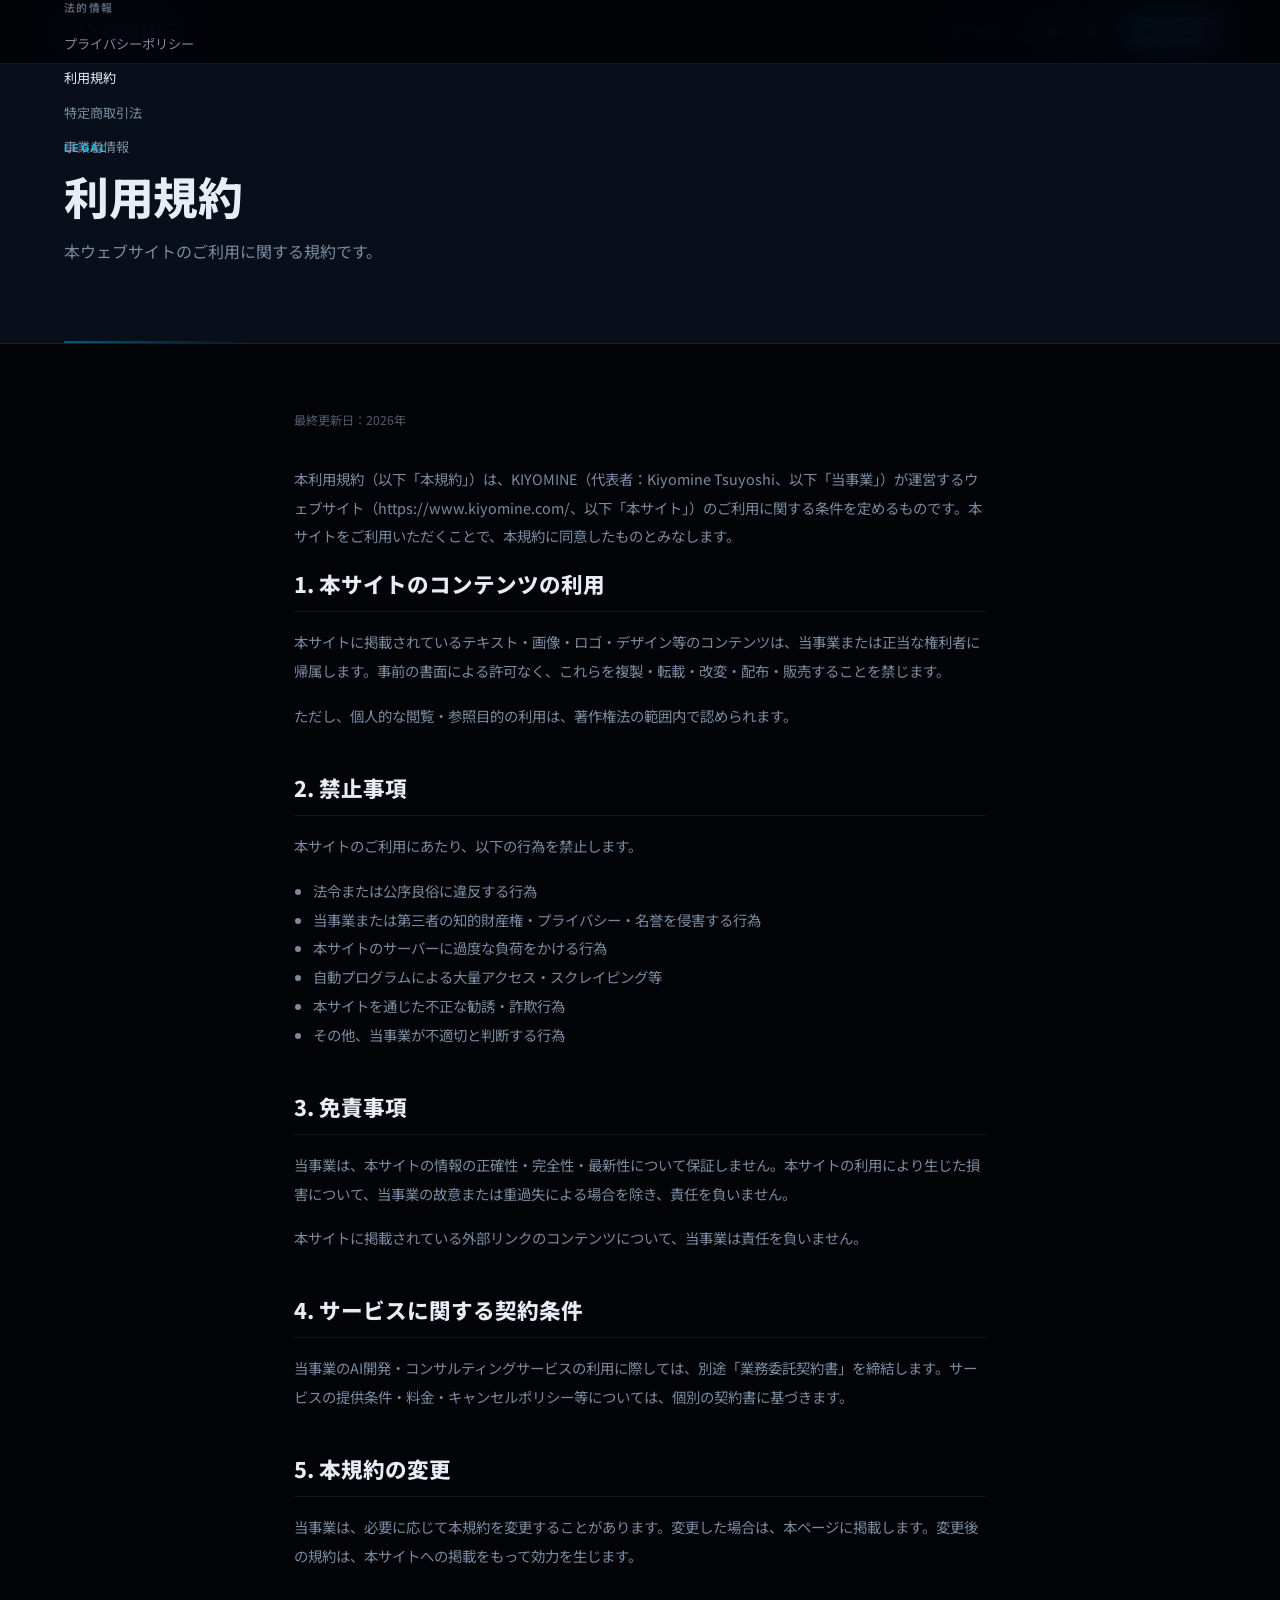
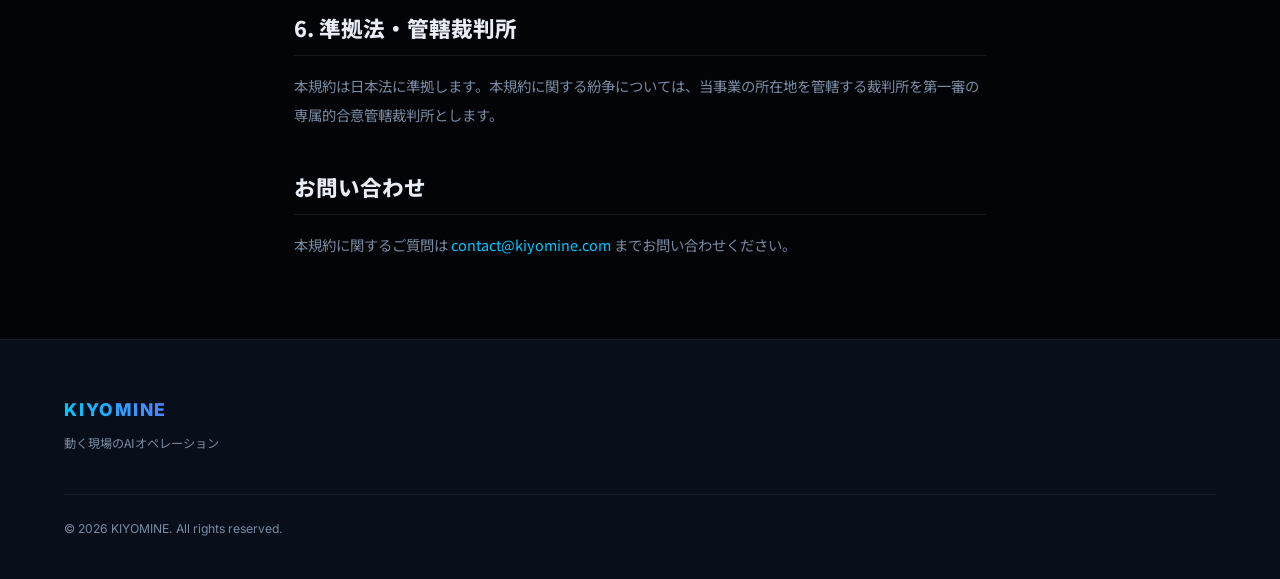
<file: legal/terms/index.html>
<!DOCTYPE html>
<html lang="ja">
<head>
  <meta charset="UTF-8" />
  <meta name="viewport" content="width=device-width, initial-scale=1.0" />
  <title>利用規約 | KIYOMINE</title>
  <meta name="description" content="KIYOMINEのウェブサイト利用規約。本サイトのご利用にあたってのルールと注意事項。" />
  <link rel="preconnect" href="https://fonts.googleapis.com" />
  <link rel="preconnect" href="https://fonts.gstatic.com" crossorigin />
  <link href="https://fonts.googleapis.com/css2?family=Noto+Sans+JP:wght@300;400;500;700;900&family=Inter:wght@300;400;500;600;700;800;900&display=swap" rel="stylesheet" />
  <link rel="stylesheet" href="/css/style.css" />
</head>
<body>

<nav>
  <a href="/" class="nav-logo">KIYOMINE</a>
  <ul class="nav-links">
    <li><a href="/services/">サービス</a></li>
    <li><a href="/about/">事業者情報</a></li>
    <li><a href="/contact/" class="nav-cta">無料相談</a></li>
  </ul>
  <button class="nav-hamburger" aria-label="メニューを開く" aria-expanded="false"><span></span><span></span><span></span></button>
</nav>

<div class="page-hero">
  <span class="section-tag">Legal</span>
  <h1 class="section-title">利用規約</h1>
  <p class="section-desc">本ウェブサイトのご利用に関する規約です。</p>
</div>

<div class="page-content">
  <p class="last-updated">最終更新日：2026年</p>

  <p>本利用規約（以下「本規約」）は、KIYOMINE（代表者：Kiyomine Tsuyoshi、以下「当事業」）が運営するウェブサイト（https://www.kiyomine.com/、以下「本サイト」）のご利用に関する条件を定めるものです。本サイトをご利用いただくことで、本規約に同意したものとみなします。</p>

  <h2>1. 本サイトのコンテンツの利用</h2>
  <p>本サイトに掲載されているテキスト・画像・ロゴ・デザイン等のコンテンツは、当事業または正当な権利者に帰属します。事前の書面による許可なく、これらを複製・転載・改変・配布・販売することを禁じます。</p>
  <p>ただし、個人的な閲覧・参照目的の利用は、著作権法の範囲内で認められます。</p>

  <h2>2. 禁止事項</h2>
  <p>本サイトのご利用にあたり、以下の行為を禁止します。</p>
  <ul>
    <li>法令または公序良俗に違反する行為</li>
    <li>当事業または第三者の知的財産権・プライバシー・名誉を侵害する行為</li>
    <li>本サイトのサーバーに過度な負荷をかける行為</li>
    <li>自動プログラムによる大量アクセス・スクレイピング等</li>
    <li>本サイトを通じた不正な勧誘・詐欺行為</li>
    <li>その他、当事業が不適切と判断する行為</li>
  </ul>

  <h2>3. 免責事項</h2>
  <p>当事業は、本サイトの情報の正確性・完全性・最新性について保証しません。本サイトの利用により生じた損害について、当事業の故意または重過失による場合を除き、責任を負いません。</p>
  <p>本サイトに掲載されている外部リンクのコンテンツについて、当事業は責任を負いません。</p>

  <h2>4. サービスに関する契約条件</h2>
  <p>当事業のAI開発・コンサルティングサービスの利用に際しては、別途「業務委託契約書」を締結します。サービスの提供条件・料金・キャンセルポリシー等については、個別の契約書に基づきます。</p>

  <h2>5. 本規約の変更</h2>
  <p>当事業は、必要に応じて本規約を変更することがあります。変更した場合は、本ページに掲載します。変更後の規約は、本サイトへの掲載をもって効力を生じます。</p>

  <h2>6. 準拠法・管轄裁判所</h2>
  <p>本規約は日本法に準拠します。本規約に関する紛争については、当事業の所在地を管轄する裁判所を第一審の専属的合意管轄裁判所とします。</p>

  <h2>お問い合わせ</h2>
  <p>本規約に関するご質問は <a href="mailto:contact@kiyomine.com">contact@kiyomine.com</a> までお問い合わせください。</p>
</div>

<footer>
  <div class="footer-top">
    <div>
      <a href="/" class="footer-logo">KIYOMINE</a>
      <p class="footer-tagline">動く現場のAIオペレーション</p>
    </div>
    <nav class="footer-nav" aria-label="フッターナビゲーション">
      <div class="footer-nav-group">
        <h4>法的情報</h4>
        <ul>
          <li><a href="/legal/privacy/">プライバシーポリシー</a></li>
          <li><a href="/legal/terms/" style="color: var(--text);">利用規約</a></li>
          <li><a href="/legal/tokushoho/">特定商取引法</a></li>
          <li><a href="/about/">事業者情報</a></li>
        </ul>
      </div>
    </nav>
  </div>
  <div class="footer-bottom">
    <p class="footer-copy">&copy; 2026 KIYOMINE. All rights reserved.</p>
  </div>
</footer>

<script src="/js/main.js"></script>
</body>
</html>
</file>
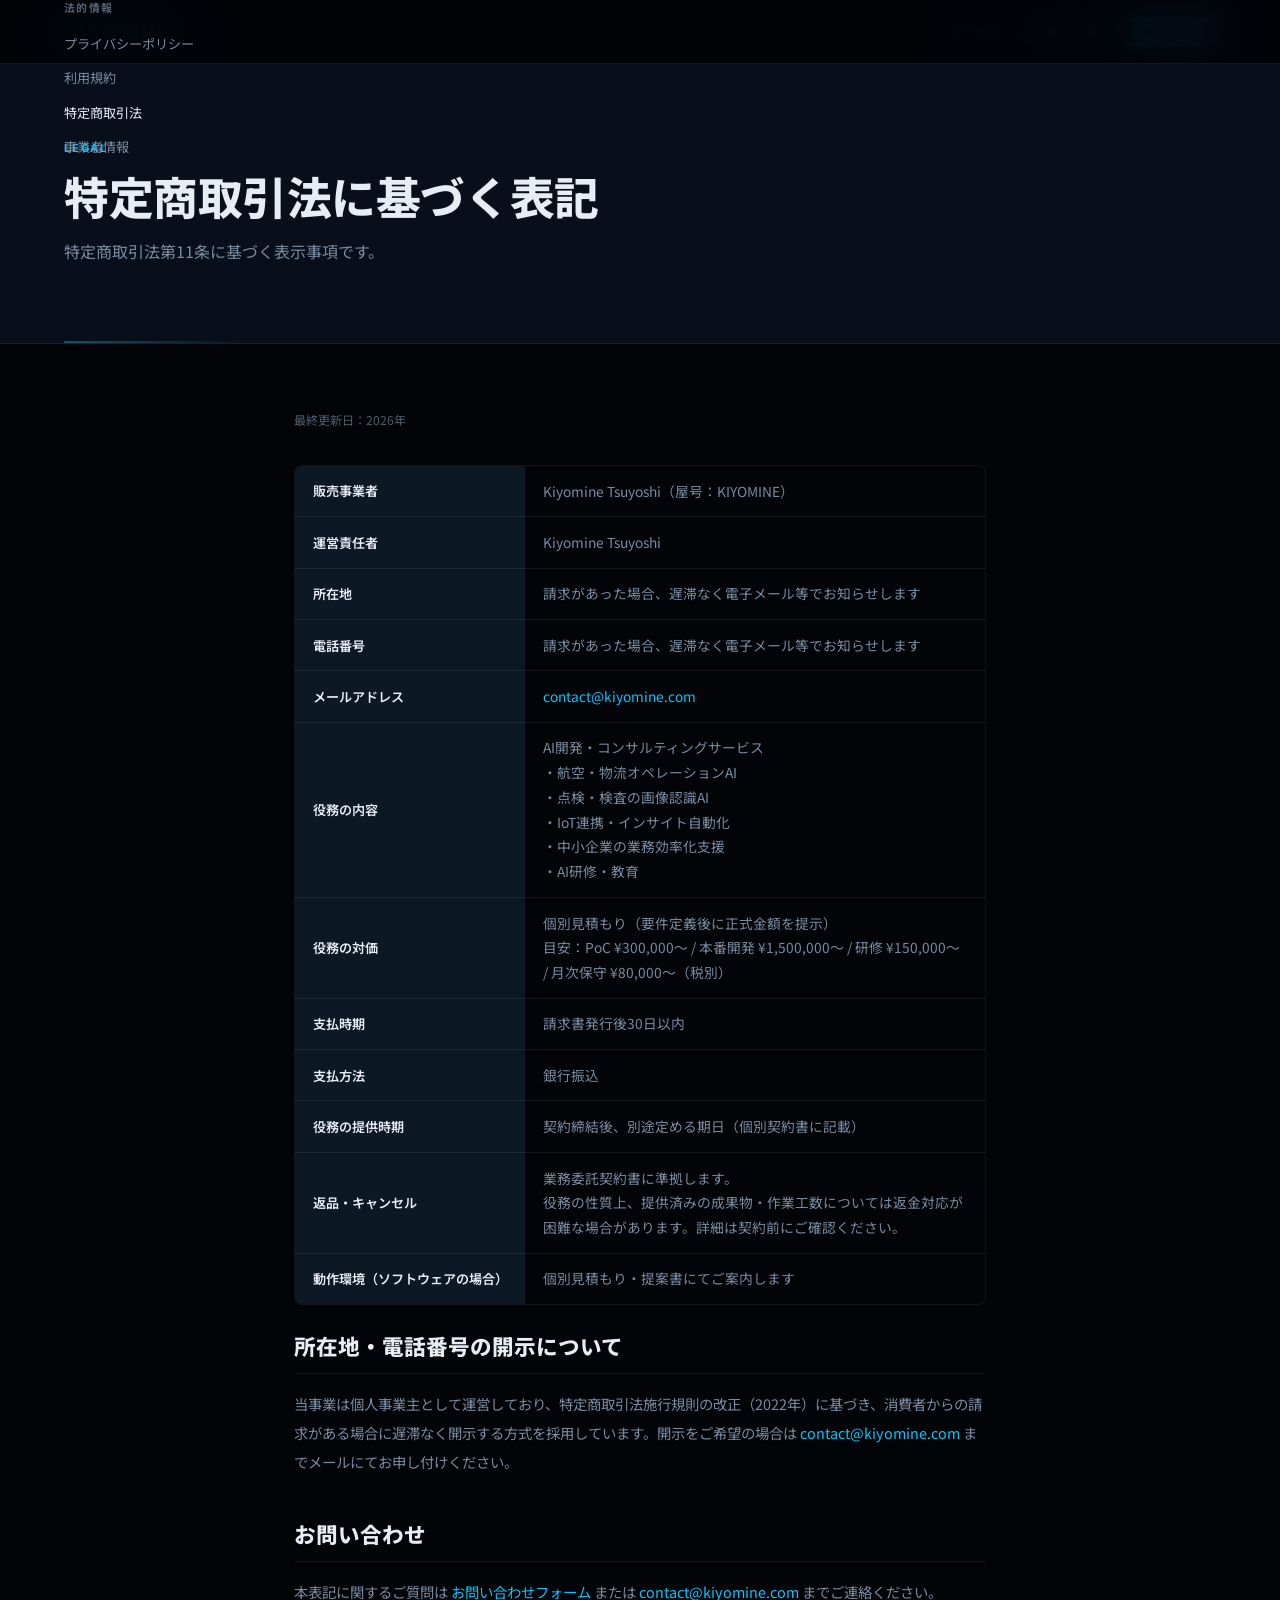
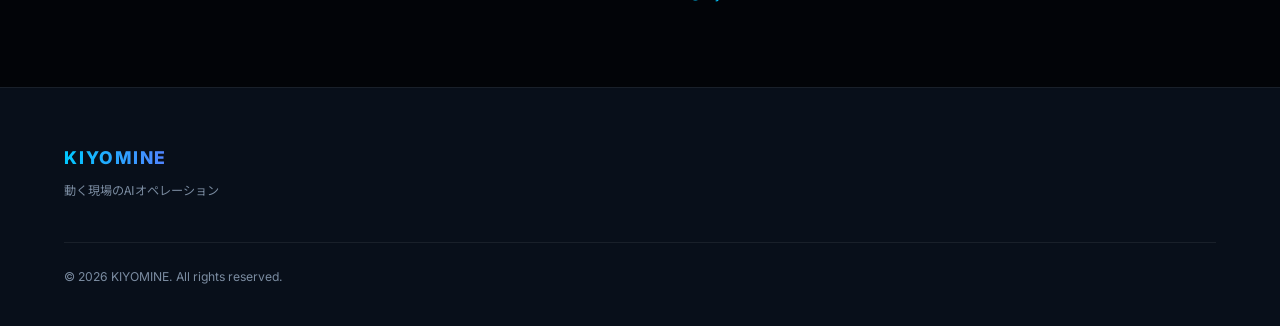
<file: legal/tokushoho/index.html>
<!DOCTYPE html>
<html lang="ja">
<head>
  <meta charset="UTF-8" />
  <meta name="viewport" content="width=device-width, initial-scale=1.0" />
  <title>特定商取引法に基づく表記 | KIYOMINE</title>
  <meta name="description" content="KIYOMINEの特定商取引法に基づく表記。販売事業者・役務の対価・支払方法・提供時期等。" />
  <link rel="preconnect" href="https://fonts.googleapis.com" />
  <link rel="preconnect" href="https://fonts.gstatic.com" crossorigin />
  <link href="https://fonts.googleapis.com/css2?family=Noto+Sans+JP:wght@300;400;500;700;900&family=Inter:wght@300;400;500;600;700;800;900&display=swap" rel="stylesheet" />
  <link rel="stylesheet" href="/css/style.css" />
</head>
<body>

<nav>
  <a href="/" class="nav-logo">KIYOMINE</a>
  <ul class="nav-links">
    <li><a href="/services/">サービス</a></li>
    <li><a href="/about/">事業者情報</a></li>
    <li><a href="/contact/" class="nav-cta">無料相談</a></li>
  </ul>
  <button class="nav-hamburger" aria-label="メニューを開く" aria-expanded="false"><span></span><span></span><span></span></button>
</nav>

<div class="page-hero">
  <span class="section-tag">Legal</span>
  <h1 class="section-title">特定商取引法に基づく表記</h1>
  <p class="section-desc">特定商取引法第11条に基づく表示事項です。</p>
</div>

<div class="page-content">
  <p class="last-updated">最終更新日：2026年</p>

  <div class="table-wrap">
  <table>
    <tr>
      <th>販売事業者</th>
      <td>Kiyomine Tsuyoshi（屋号：KIYOMINE）</td>
    </tr>
    <tr>
      <th>運営責任者</th>
      <td>Kiyomine Tsuyoshi</td>
    </tr>
    <tr>
      <th>所在地</th>
      <td>請求があった場合、遅滞なく電子メール等でお知らせします</td>
    </tr>
    <tr>
      <th>電話番号</th>
      <td>請求があった場合、遅滞なく電子メール等でお知らせします</td>
    </tr>
    <tr>
      <th>メールアドレス</th>
      <td><a href="mailto:contact@kiyomine.com">contact@kiyomine.com</a></td>
    </tr>
    <tr>
      <th>役務の内容</th>
      <td>
        AI開発・コンサルティングサービス<br>
        ・航空・物流オペレーションAI<br>
        ・点検・検査の画像認識AI<br>
        ・IoT連携・インサイト自動化<br>
        ・中小企業の業務効率化支援<br>
        ・AI研修・教育
      </td>
    </tr>
    <tr>
      <th>役務の対価</th>
      <td>
        個別見積もり（要件定義後に正式金額を提示）<br>
        目安：PoC ¥300,000〜 / 本番開発 ¥1,500,000〜 / 研修 ¥150,000〜 / 月次保守 ¥80,000〜（税別）
      </td>
    </tr>
    <tr>
      <th>支払時期</th>
      <td>請求書発行後30日以内</td>
    </tr>
    <tr>
      <th>支払方法</th>
      <td>銀行振込</td>
    </tr>
    <tr>
      <th>役務の提供時期</th>
      <td>契約締結後、別途定める期日（個別契約書に記載）</td>
    </tr>
    <tr>
      <th>返品・キャンセル</th>
      <td>
        業務委託契約書に準拠します。<br>
        役務の性質上、提供済みの成果物・作業工数については返金対応が困難な場合があります。詳細は契約前にご確認ください。
      </td>
    </tr>
    <tr>
      <th>動作環境（ソフトウェアの場合）</th>
      <td>個別見積もり・提案書にてご案内します</td>
    </tr>
  </table>
</div>

  <h2>所在地・電話番号の開示について</h2>
  <p>当事業は個人事業主として運営しており、特定商取引法施行規則の改正（2022年）に基づき、消費者からの請求がある場合に遅滞なく開示する方式を採用しています。開示をご希望の場合は <a href="mailto:contact@kiyomine.com">contact@kiyomine.com</a> までメールにてお申し付けください。</p>

  <h2>お問い合わせ</h2>
  <p>本表記に関するご質問は <a href="/contact/">お問い合わせフォーム</a> または <a href="mailto:contact@kiyomine.com">contact@kiyomine.com</a> までご連絡ください。</p>
</div>

<footer>
  <div class="footer-top">
    <div>
      <a href="/" class="footer-logo">KIYOMINE</a>
      <p class="footer-tagline">動く現場のAIオペレーション</p>
    </div>
    <nav class="footer-nav" aria-label="フッターナビゲーション">
      <div class="footer-nav-group">
        <h4>法的情報</h4>
        <ul>
          <li><a href="/legal/privacy/">プライバシーポリシー</a></li>
          <li><a href="/legal/terms/">利用規約</a></li>
          <li><a href="/legal/tokushoho/" style="color: var(--text);">特定商取引法</a></li>
          <li><a href="/about/">事業者情報</a></li>
        </ul>
      </div>
    </nav>
  </div>
  <div class="footer-bottom">
    <p class="footer-copy">&copy; 2026 KIYOMINE. All rights reserved.</p>
  </div>
</footer>

<script src="/js/main.js"></script>
</body>
</html>
</file>
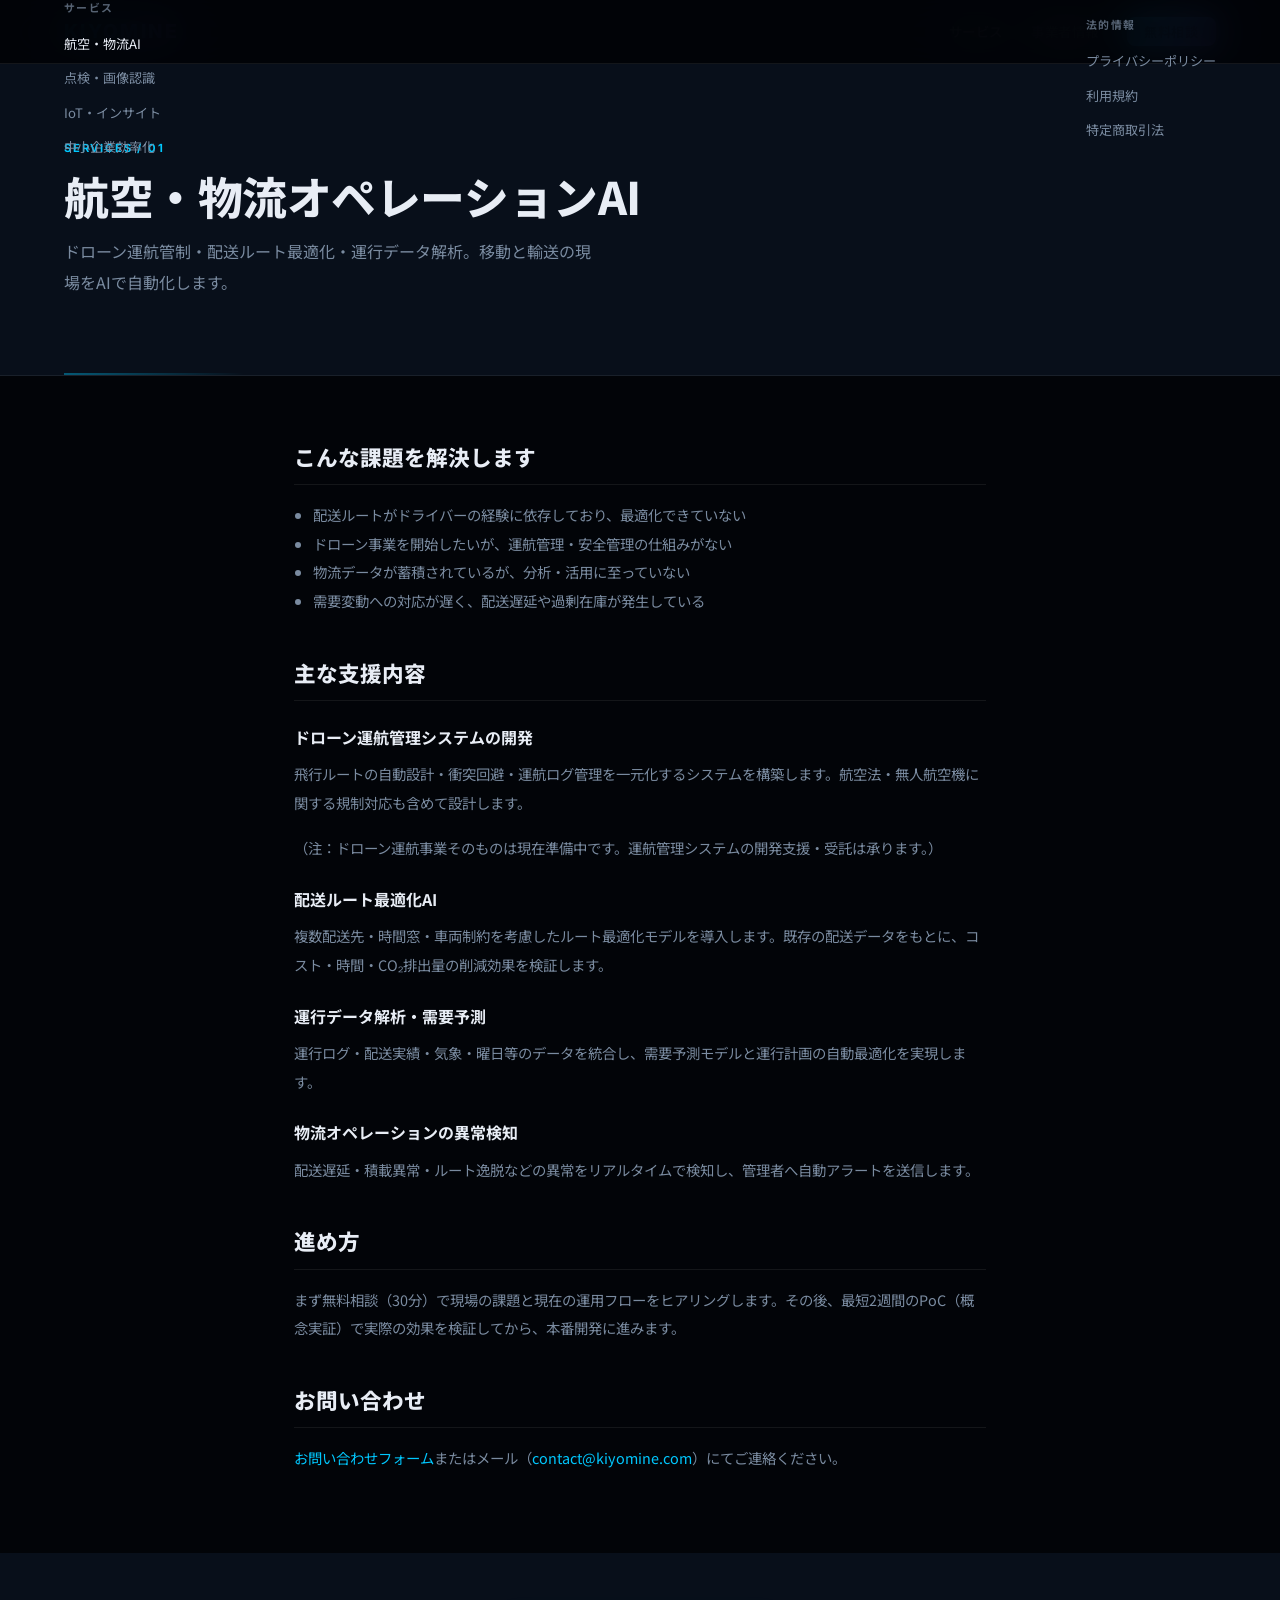
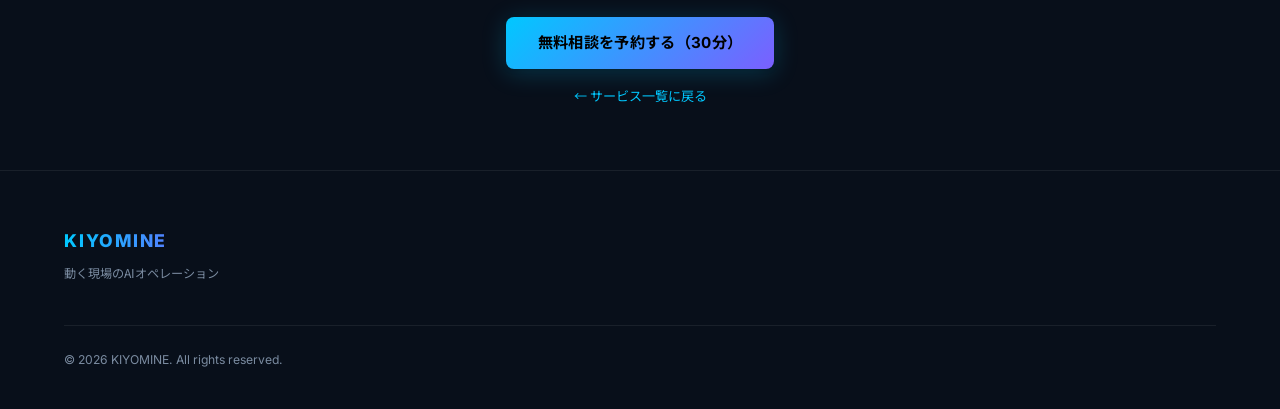
<file: services/aviation-logistics/index.html>
<!DOCTYPE html>
<html lang="ja">
<head>
  <meta charset="UTF-8" />
  <meta name="viewport" content="width=device-width, initial-scale=1.0" />
  <title>航空・物流オペレーションAI | KIYOMINE</title>
  <meta name="description" content="ドローン運航管制・配送ルート最適化・物流オペレーション自動化のAIソリューション。KIYOMINEが「動く現場」のデータをAIで活用します。" />

  <script type="application/ld+json">
  {
    "@context": "https://schema.org",
    "@type": "Service",
    "name": "航空・物流オペレーションAI",
    "provider": { "@type": "ProfessionalService", "name": "KIYOMINE", "url": "https://www.kiyomine.com/" },
    "description": "ドローン運航管制・配送ルート最適化・運行データ解析など、航空・物流オペレーションを自動化するAIソリューション",
    "areaServed": "JP"
  }
  </script>

  <link rel="preconnect" href="https://fonts.googleapis.com" />
  <link rel="preconnect" href="https://fonts.gstatic.com" crossorigin />
  <link href="https://fonts.googleapis.com/css2?family=Noto+Sans+JP:wght@300;400;500;700;900&family=Inter:wght@300;400;500;600;700;800;900&display=swap" rel="stylesheet" />
  <link rel="stylesheet" href="/css/style.css" />
</head>
<body>

<nav>
  <a href="/" class="nav-logo">KIYOMINE</a>
  <ul class="nav-links">
    <li><a href="/services/" style="color: var(--text);">サービス</a></li>
    <li><a href="/about/">事業者情報</a></li>
    <li><a href="/contact/" class="nav-cta">無料相談</a></li>
  </ul>
  <button class="nav-hamburger" aria-label="メニューを開く" aria-expanded="false"><span></span><span></span><span></span></button>
</nav>

<div class="page-hero">
  <span class="section-tag">Services / 01</span>
  <h1 class="section-title">航空・物流オペレーションAI</h1>
  <p class="section-desc">ドローン運航管制・配送ルート最適化・運行データ解析。移動と輸送の現場をAIで自動化します。</p>
</div>

<div class="page-content">

  <h2>こんな課題を解決します</h2>
  <ul>
    <li>配送ルートがドライバーの経験に依存しており、最適化できていない</li>
    <li>ドローン事業を開始したいが、運航管理・安全管理の仕組みがない</li>
    <li>物流データが蓄積されているが、分析・活用に至っていない</li>
    <li>需要変動への対応が遅く、配送遅延や過剰在庫が発生している</li>
  </ul>

  <h2>主な支援内容</h2>

  <h3>ドローン運航管理システムの開発</h3>
  <p>飛行ルートの自動設計・衝突回避・運航ログ管理を一元化するシステムを構築します。航空法・無人航空機に関する規制対応も含めて設計します。</p>
  <p>（注：ドローン運航事業そのものは現在準備中です。運航管理システムの開発支援・受託は承ります。）</p>

  <h3>配送ルート最適化AI</h3>
  <p>複数配送先・時間窓・車両制約を考慮したルート最適化モデルを導入します。既存の配送データをもとに、コスト・時間・CO₂排出量の削減効果を検証します。</p>

  <h3>運行データ解析・需要予測</h3>
  <p>運行ログ・配送実績・気象・曜日等のデータを統合し、需要予測モデルと運行計画の自動最適化を実現します。</p>

  <h3>物流オペレーションの異常検知</h3>
  <p>配送遅延・積載異常・ルート逸脱などの異常をリアルタイムで検知し、管理者へ自動アラートを送信します。</p>

  <h2>進め方</h2>
  <p>まず無料相談（30分）で現場の課題と現在の運用フローをヒアリングします。その後、最短2週間のPoC（概念実証）で実際の効果を検証してから、本番開発に進みます。</p>

  <h2>お問い合わせ</h2>
  <p><a href="/contact/">お問い合わせフォーム</a>またはメール（<a href="mailto:contact@kiyomine.com">contact@kiyomine.com</a>）にてご連絡ください。</p>
</div>

<section style="background: var(--surface); text-align: center; padding: 4rem 5%;">
  <a href="/contact/" class="btn-primary">無料相談を予約する（30分）</a>
  <p style="margin-top: 1rem; font-size: 0.82rem; color: var(--muted); font-family: 'Noto Sans JP', sans-serif;">
    <a href="/services/" style="color: var(--accent); text-decoration: none;">← サービス一覧に戻る</a>
  </p>
</section>

<footer>
  <div class="footer-top">
    <div>
      <a href="/" class="footer-logo">KIYOMINE</a>
      <p class="footer-tagline">動く現場のAIオペレーション</p>
    </div>
    <nav class="footer-nav" aria-label="フッターナビゲーション">
      <div class="footer-nav-group">
        <h4>サービス</h4>
        <ul>
          <li><a href="/services/aviation-logistics/" style="color: var(--text);">航空・物流AI</a></li>
          <li><a href="/services/inspection-vision/">点検・画像認識</a></li>
          <li><a href="/services/iot-insights/">IoT・インサイト</a></li>
          <li><a href="/services/sme-operations/">中小企業効率化</a></li>
        </ul>
      </div>
      <div class="footer-nav-group">
        <h4>法的情報</h4>
        <ul>
          <li><a href="/legal/privacy/">プライバシーポリシー</a></li>
          <li><a href="/legal/terms/">利用規約</a></li>
          <li><a href="/legal/tokushoho/">特定商取引法</a></li>
        </ul>
      </div>
    </nav>
  </div>
  <div class="footer-bottom">
    <p class="footer-copy">&copy; 2026 KIYOMINE. All rights reserved.</p>
  </div>
</footer>

<script src="/js/main.js"></script>
</body>
</html>
</file>
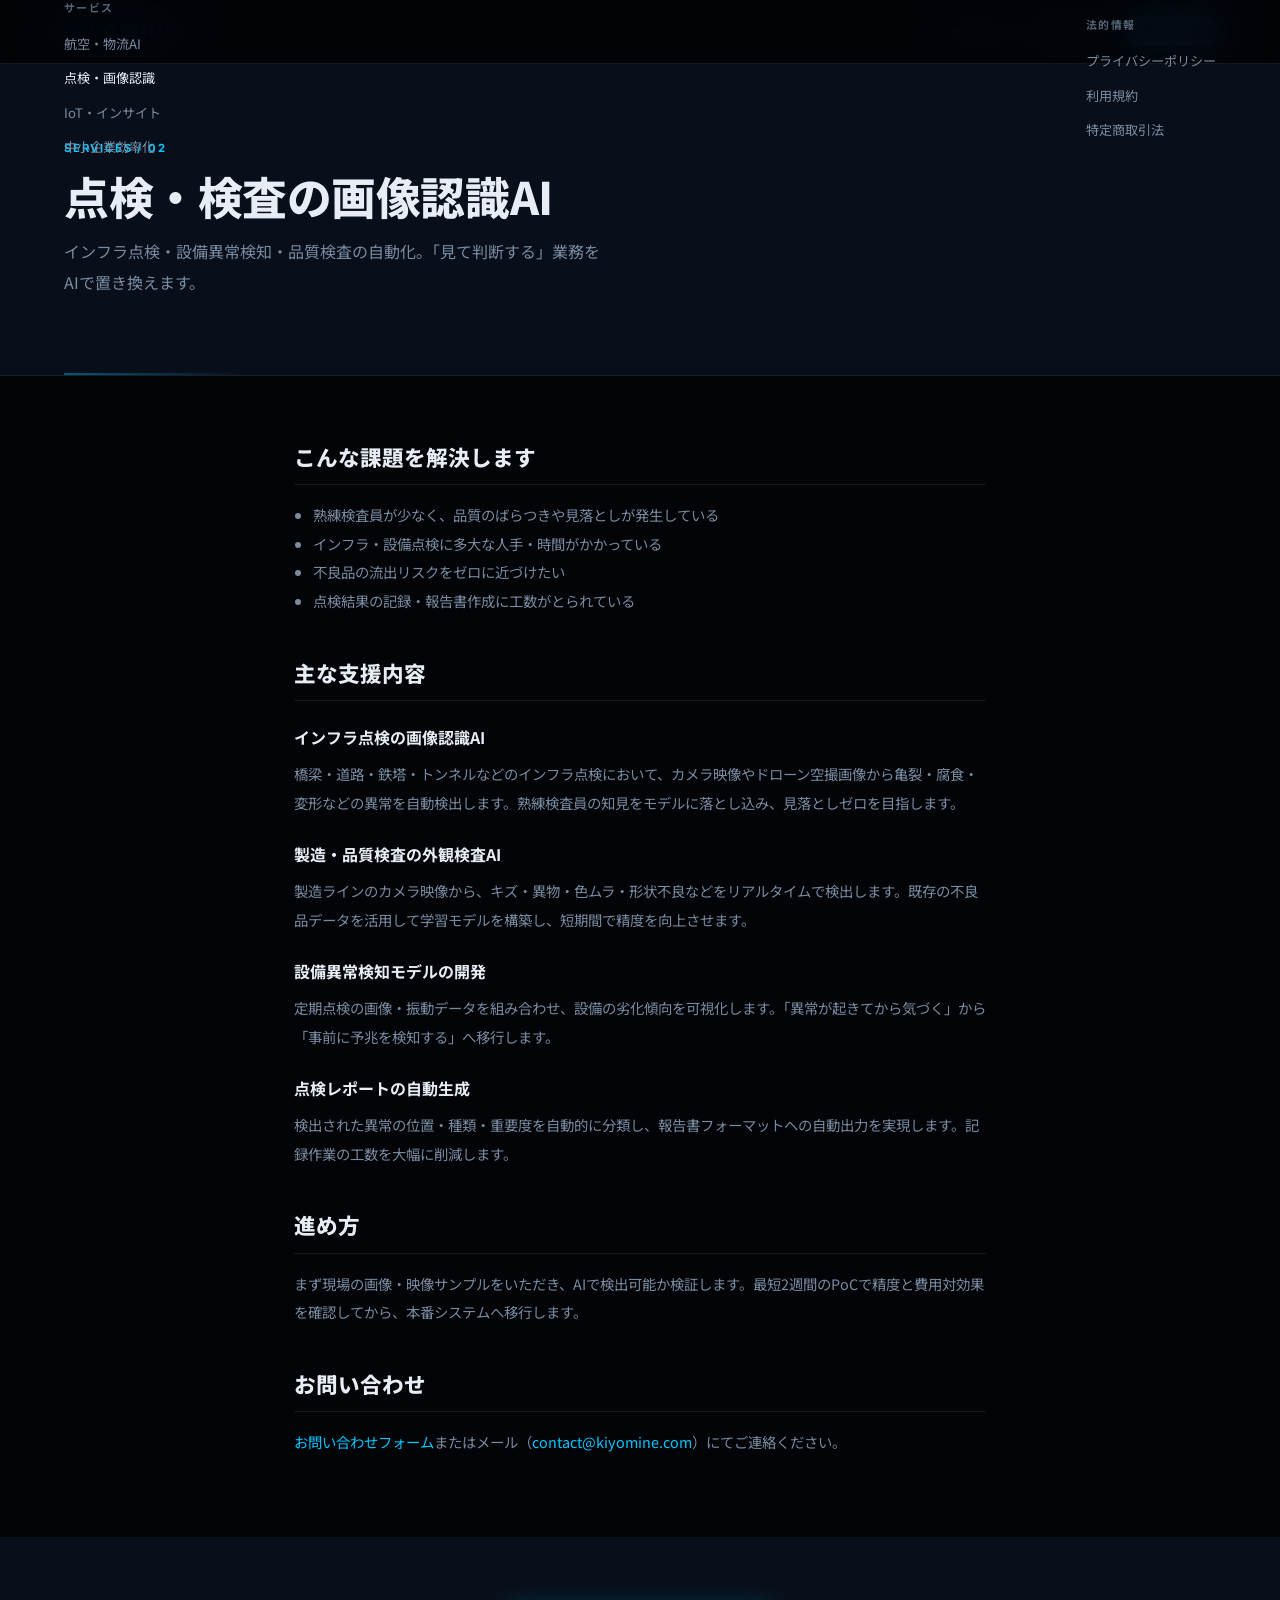
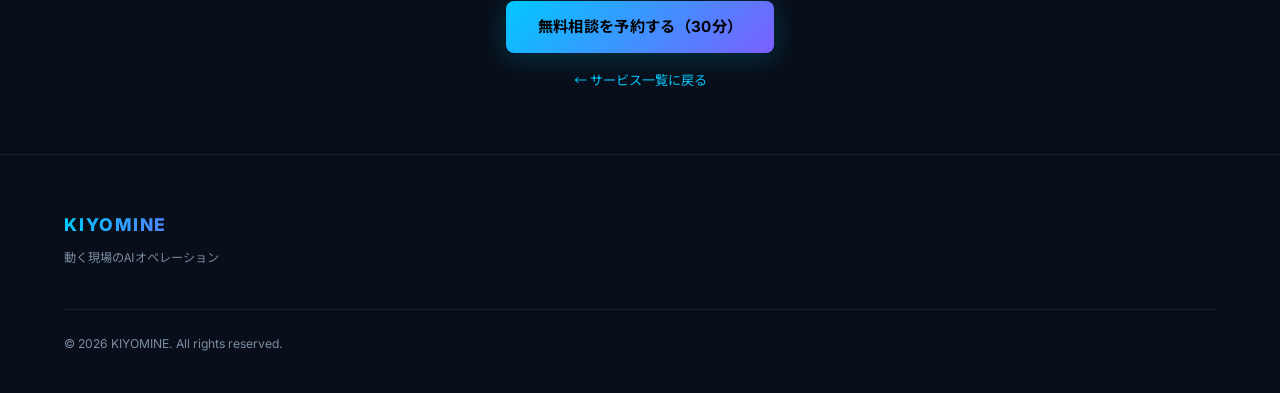
<file: services/inspection-vision/index.html>
<!DOCTYPE html>
<html lang="ja">
<head>
  <meta charset="UTF-8" />
  <meta name="viewport" content="width=device-width, initial-scale=1.0" />
  <title>点検・検査の画像認識AI | KIYOMINE</title>
  <meta name="description" content="インフラ点検・設備異常検知・外観検査AIの開発。「見て判断する」業務を画像認識×AIで自動化。KIYOMINEの点検・検査AIソリューション。" />

  <script type="application/ld+json">
  {
    "@context": "https://schema.org",
    "@type": "Service",
    "name": "点検・検査の画像認識AI",
    "provider": { "@type": "ProfessionalService", "name": "KIYOMINE", "url": "https://www.kiyomine.com/" },
    "description": "インフラ点検・設備異常検知・品質検査を画像認識AIで自動化。見落としゼロを目指すAIソリューション",
    "areaServed": "JP"
  }
  </script>

  <link rel="preconnect" href="https://fonts.googleapis.com" />
  <link rel="preconnect" href="https://fonts.gstatic.com" crossorigin />
  <link href="https://fonts.googleapis.com/css2?family=Noto+Sans+JP:wght@300;400;500;700;900&family=Inter:wght@300;400;500;600;700;800;900&display=swap" rel="stylesheet" />
  <link rel="stylesheet" href="/css/style.css" />
</head>
<body>

<nav>
  <a href="/" class="nav-logo">KIYOMINE</a>
  <ul class="nav-links">
    <li><a href="/services/" style="color: var(--text);">サービス</a></li>
    <li><a href="/about/">事業者情報</a></li>
    <li><a href="/contact/" class="nav-cta">無料相談</a></li>
  </ul>
  <button class="nav-hamburger" aria-label="メニューを開く" aria-expanded="false"><span></span><span></span><span></span></button>
</nav>

<div class="page-hero">
  <span class="section-tag">Services / 02</span>
  <h1 class="section-title">点検・検査の画像認識AI</h1>
  <p class="section-desc">インフラ点検・設備異常検知・品質検査の自動化。「見て判断する」業務をAIで置き換えます。</p>
</div>

<div class="page-content">

  <h2>こんな課題を解決します</h2>
  <ul>
    <li>熟練検査員が少なく、品質のばらつきや見落としが発生している</li>
    <li>インフラ・設備点検に多大な人手・時間がかかっている</li>
    <li>不良品の流出リスクをゼロに近づけたい</li>
    <li>点検結果の記録・報告書作成に工数がとられている</li>
  </ul>

  <h2>主な支援内容</h2>

  <h3>インフラ点検の画像認識AI</h3>
  <p>橋梁・道路・鉄塔・トンネルなどのインフラ点検において、カメラ映像やドローン空撮画像から亀裂・腐食・変形などの異常を自動検出します。熟練検査員の知見をモデルに落とし込み、見落としゼロを目指します。</p>

  <h3>製造・品質検査の外観検査AI</h3>
  <p>製造ラインのカメラ映像から、キズ・異物・色ムラ・形状不良などをリアルタイムで検出します。既存の不良品データを活用して学習モデルを構築し、短期間で精度を向上させます。</p>

  <h3>設備異常検知モデルの開発</h3>
  <p>定期点検の画像・振動データを組み合わせ、設備の劣化傾向を可視化します。「異常が起きてから気づく」から「事前に予兆を検知する」へ移行します。</p>

  <h3>点検レポートの自動生成</h3>
  <p>検出された異常の位置・種類・重要度を自動的に分類し、報告書フォーマットへの自動出力を実現します。記録作業の工数を大幅に削減します。</p>

  <h2>進め方</h2>
  <p>まず現場の画像・映像サンプルをいただき、AIで検出可能か検証します。最短2週間のPoCで精度と費用対効果を確認してから、本番システムへ移行します。</p>

  <h2>お問い合わせ</h2>
  <p><a href="/contact/">お問い合わせフォーム</a>またはメール（<a href="mailto:contact@kiyomine.com">contact@kiyomine.com</a>）にてご連絡ください。</p>
</div>

<section style="background: var(--surface); text-align: center; padding: 4rem 5%;">
  <a href="/contact/" class="btn-primary">無料相談を予約する（30分）</a>
  <p style="margin-top: 1rem; font-size: 0.82rem; color: var(--muted); font-family: 'Noto Sans JP', sans-serif;">
    <a href="/services/" style="color: var(--accent); text-decoration: none;">← サービス一覧に戻る</a>
  </p>
</section>

<footer>
  <div class="footer-top">
    <div>
      <a href="/" class="footer-logo">KIYOMINE</a>
      <p class="footer-tagline">動く現場のAIオペレーション</p>
    </div>
    <nav class="footer-nav" aria-label="フッターナビゲーション">
      <div class="footer-nav-group">
        <h4>サービス</h4>
        <ul>
          <li><a href="/services/aviation-logistics/">航空・物流AI</a></li>
          <li><a href="/services/inspection-vision/" style="color: var(--text);">点検・画像認識</a></li>
          <li><a href="/services/iot-insights/">IoT・インサイト</a></li>
          <li><a href="/services/sme-operations/">中小企業効率化</a></li>
        </ul>
      </div>
      <div class="footer-nav-group">
        <h4>法的情報</h4>
        <ul>
          <li><a href="/legal/privacy/">プライバシーポリシー</a></li>
          <li><a href="/legal/terms/">利用規約</a></li>
          <li><a href="/legal/tokushoho/">特定商取引法</a></li>
        </ul>
      </div>
    </nav>
  </div>
  <div class="footer-bottom">
    <p class="footer-copy">&copy; 2026 KIYOMINE. All rights reserved.</p>
  </div>
</footer>

<script src="/js/main.js"></script>
</body>
</html>
</file>
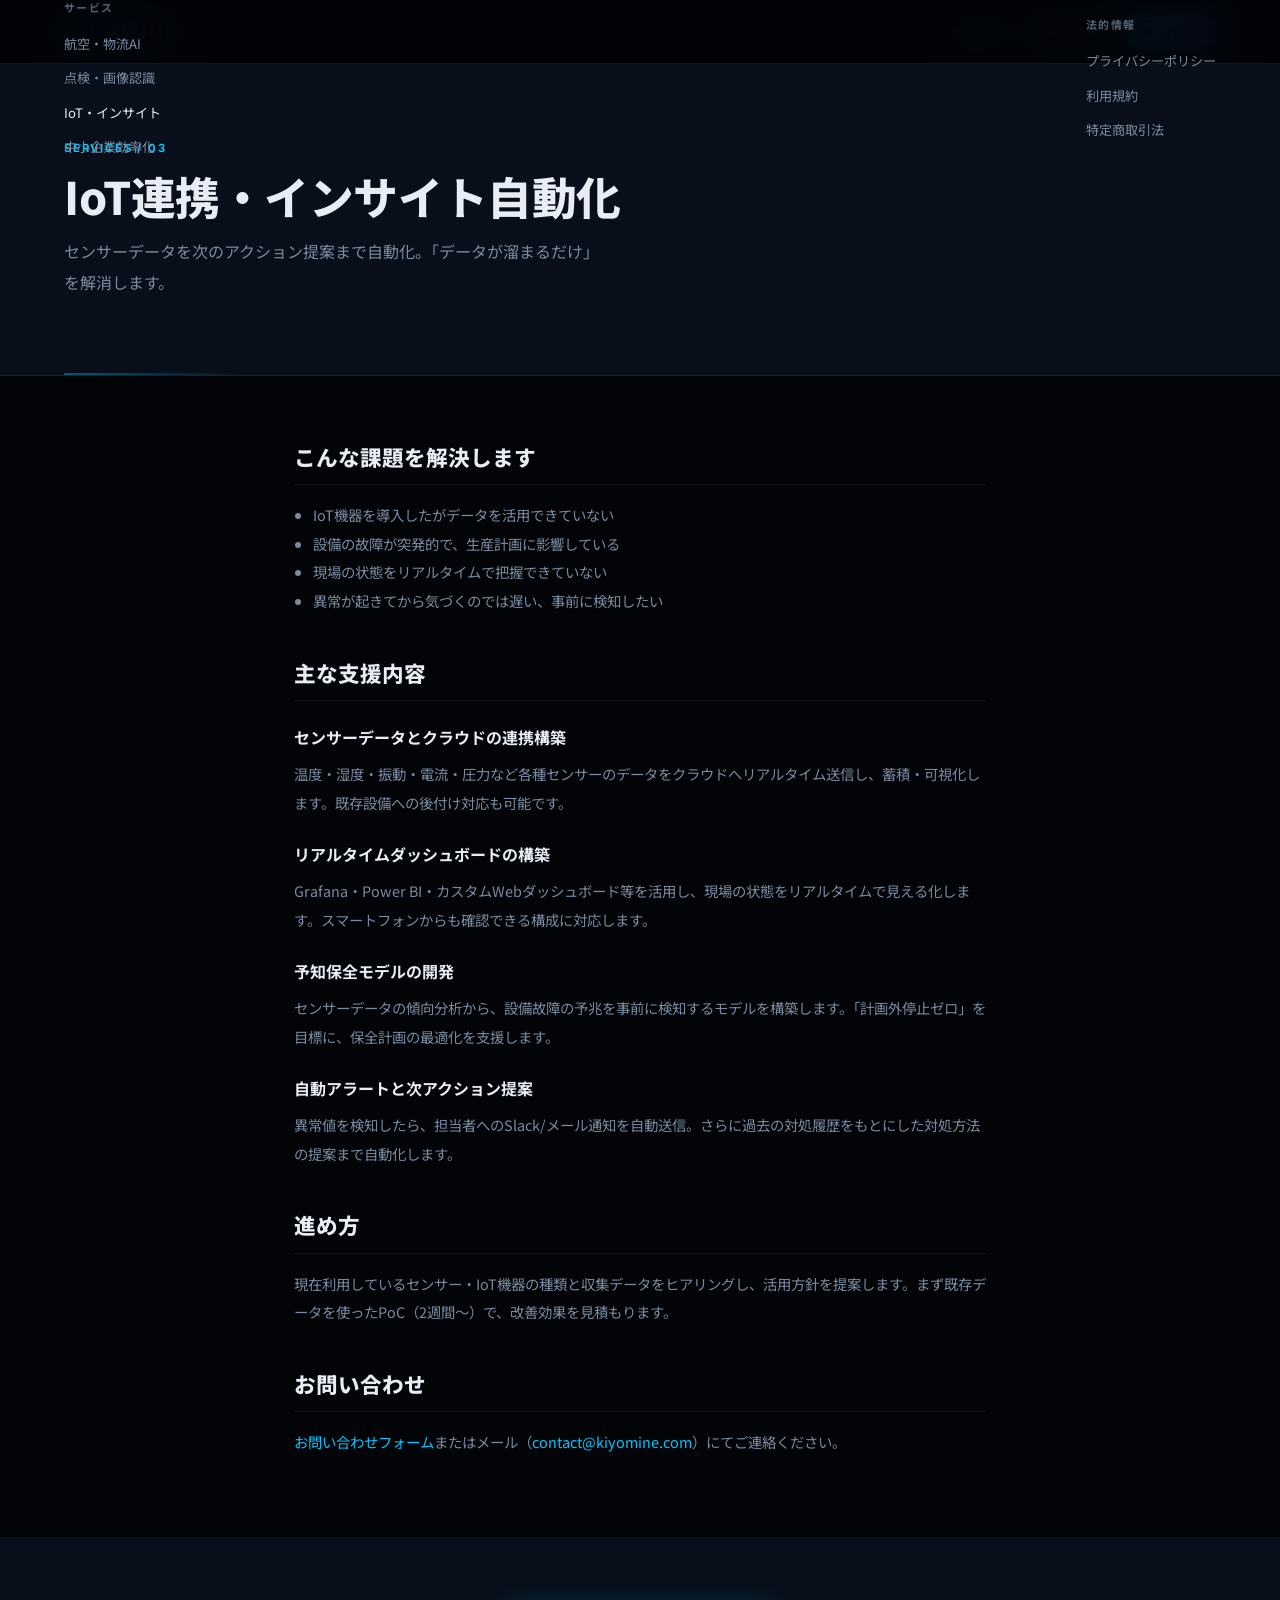
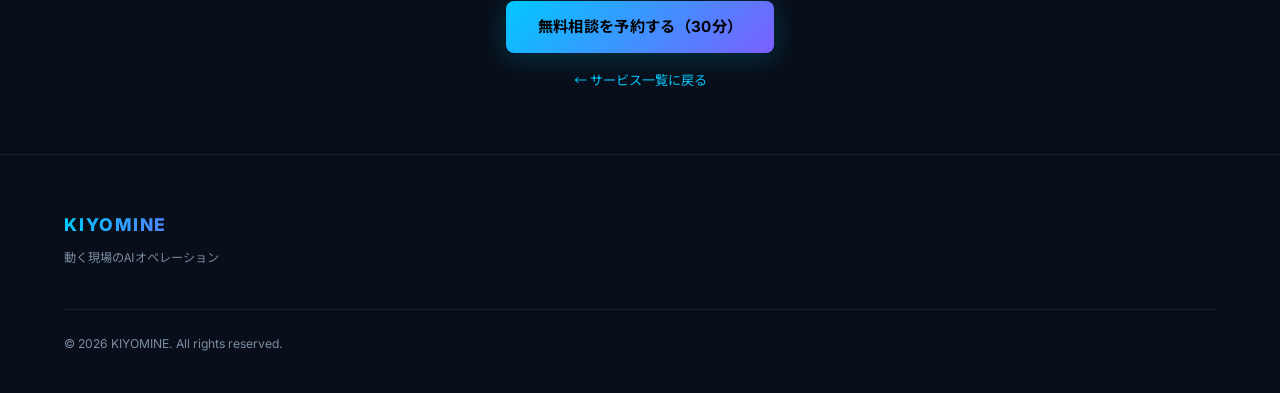
<file: services/iot-insights/index.html>
<!DOCTYPE html>
<html lang="ja">
<head>
  <meta charset="UTF-8" />
  <meta name="viewport" content="width=device-width, initial-scale=1.0" />
  <title>IoT連携・インサイト自動化 | KIYOMINE</title>
  <meta name="description" content="センサーデータの活用・IoTデータ分析AI・予知保全・自動アラートシステムの構築。「データを集めただけ」を解消するKIYOMINEのIoTソリューション。" />

  <script type="application/ld+json">
  {
    "@context": "https://schema.org",
    "@type": "Service",
    "name": "IoT連携・インサイト自動化",
    "provider": { "@type": "ProfessionalService", "name": "KIYOMINE", "url": "https://www.kiyomine.com/" },
    "description": "センサーデータをダッシュボード化し、自動アラートと次アクション提案まで一気通貫で実現するIoT+AIソリューション",
    "areaServed": "JP"
  }
  </script>

  <link rel="preconnect" href="https://fonts.googleapis.com" />
  <link rel="preconnect" href="https://fonts.gstatic.com" crossorigin />
  <link href="https://fonts.googleapis.com/css2?family=Noto+Sans+JP:wght@300;400;500;700;900&family=Inter:wght@300;400;500;600;700;800;900&display=swap" rel="stylesheet" />
  <link rel="stylesheet" href="/css/style.css" />
</head>
<body>

<nav>
  <a href="/" class="nav-logo">KIYOMINE</a>
  <ul class="nav-links">
    <li><a href="/services/" style="color: var(--text);">サービス</a></li>
    <li><a href="/about/">事業者情報</a></li>
    <li><a href="/contact/" class="nav-cta">無料相談</a></li>
  </ul>
  <button class="nav-hamburger" aria-label="メニューを開く" aria-expanded="false"><span></span><span></span><span></span></button>
</nav>

<div class="page-hero">
  <span class="section-tag">Services / 03</span>
  <h1 class="section-title">IoT連携・インサイト自動化</h1>
  <p class="section-desc">センサーデータを次のアクション提案まで自動化。「データが溜まるだけ」を解消します。</p>
</div>

<div class="page-content">

  <h2>こんな課題を解決します</h2>
  <ul>
    <li>IoT機器を導入したがデータを活用できていない</li>
    <li>設備の故障が突発的で、生産計画に影響している</li>
    <li>現場の状態をリアルタイムで把握できていない</li>
    <li>異常が起きてから気づくのでは遅い、事前に検知したい</li>
  </ul>

  <h2>主な支援内容</h2>

  <h3>センサーデータとクラウドの連携構築</h3>
  <p>温度・湿度・振動・電流・圧力など各種センサーのデータをクラウドへリアルタイム送信し、蓄積・可視化します。既存設備への後付け対応も可能です。</p>

  <h3>リアルタイムダッシュボードの構築</h3>
  <p>Grafana・Power BI・カスタムWebダッシュボード等を活用し、現場の状態をリアルタイムで見える化します。スマートフォンからも確認できる構成に対応します。</p>

  <h3>予知保全モデルの開発</h3>
  <p>センサーデータの傾向分析から、設備故障の予兆を事前に検知するモデルを構築します。「計画外停止ゼロ」を目標に、保全計画の最適化を支援します。</p>

  <h3>自動アラートと次アクション提案</h3>
  <p>異常値を検知したら、担当者へのSlack/メール通知を自動送信。さらに過去の対処履歴をもとにした対処方法の提案まで自動化します。</p>

  <h2>進め方</h2>
  <p>現在利用しているセンサー・IoT機器の種類と収集データをヒアリングし、活用方針を提案します。まず既存データを使ったPoC（2週間〜）で、改善効果を見積もります。</p>

  <h2>お問い合わせ</h2>
  <p><a href="/contact/">お問い合わせフォーム</a>またはメール（<a href="mailto:contact@kiyomine.com">contact@kiyomine.com</a>）にてご連絡ください。</p>
</div>

<section style="background: var(--surface); text-align: center; padding: 4rem 5%;">
  <a href="/contact/" class="btn-primary">無料相談を予約する（30分）</a>
  <p style="margin-top: 1rem; font-size: 0.82rem; color: var(--muted); font-family: 'Noto Sans JP', sans-serif;">
    <a href="/services/" style="color: var(--accent); text-decoration: none;">← サービス一覧に戻る</a>
  </p>
</section>

<footer>
  <div class="footer-top">
    <div>
      <a href="/" class="footer-logo">KIYOMINE</a>
      <p class="footer-tagline">動く現場のAIオペレーション</p>
    </div>
    <nav class="footer-nav" aria-label="フッターナビゲーション">
      <div class="footer-nav-group">
        <h4>サービス</h4>
        <ul>
          <li><a href="/services/aviation-logistics/">航空・物流AI</a></li>
          <li><a href="/services/inspection-vision/">点検・画像認識</a></li>
          <li><a href="/services/iot-insights/" style="color: var(--text);">IoT・インサイト</a></li>
          <li><a href="/services/sme-operations/">中小企業効率化</a></li>
        </ul>
      </div>
      <div class="footer-nav-group">
        <h4>法的情報</h4>
        <ul>
          <li><a href="/legal/privacy/">プライバシーポリシー</a></li>
          <li><a href="/legal/terms/">利用規約</a></li>
          <li><a href="/legal/tokushoho/">特定商取引法</a></li>
        </ul>
      </div>
    </nav>
  </div>
  <div class="footer-bottom">
    <p class="footer-copy">&copy; 2026 KIYOMINE. All rights reserved.</p>
  </div>
</footer>

<script src="/js/main.js"></script>
</body>
</html>
</file>
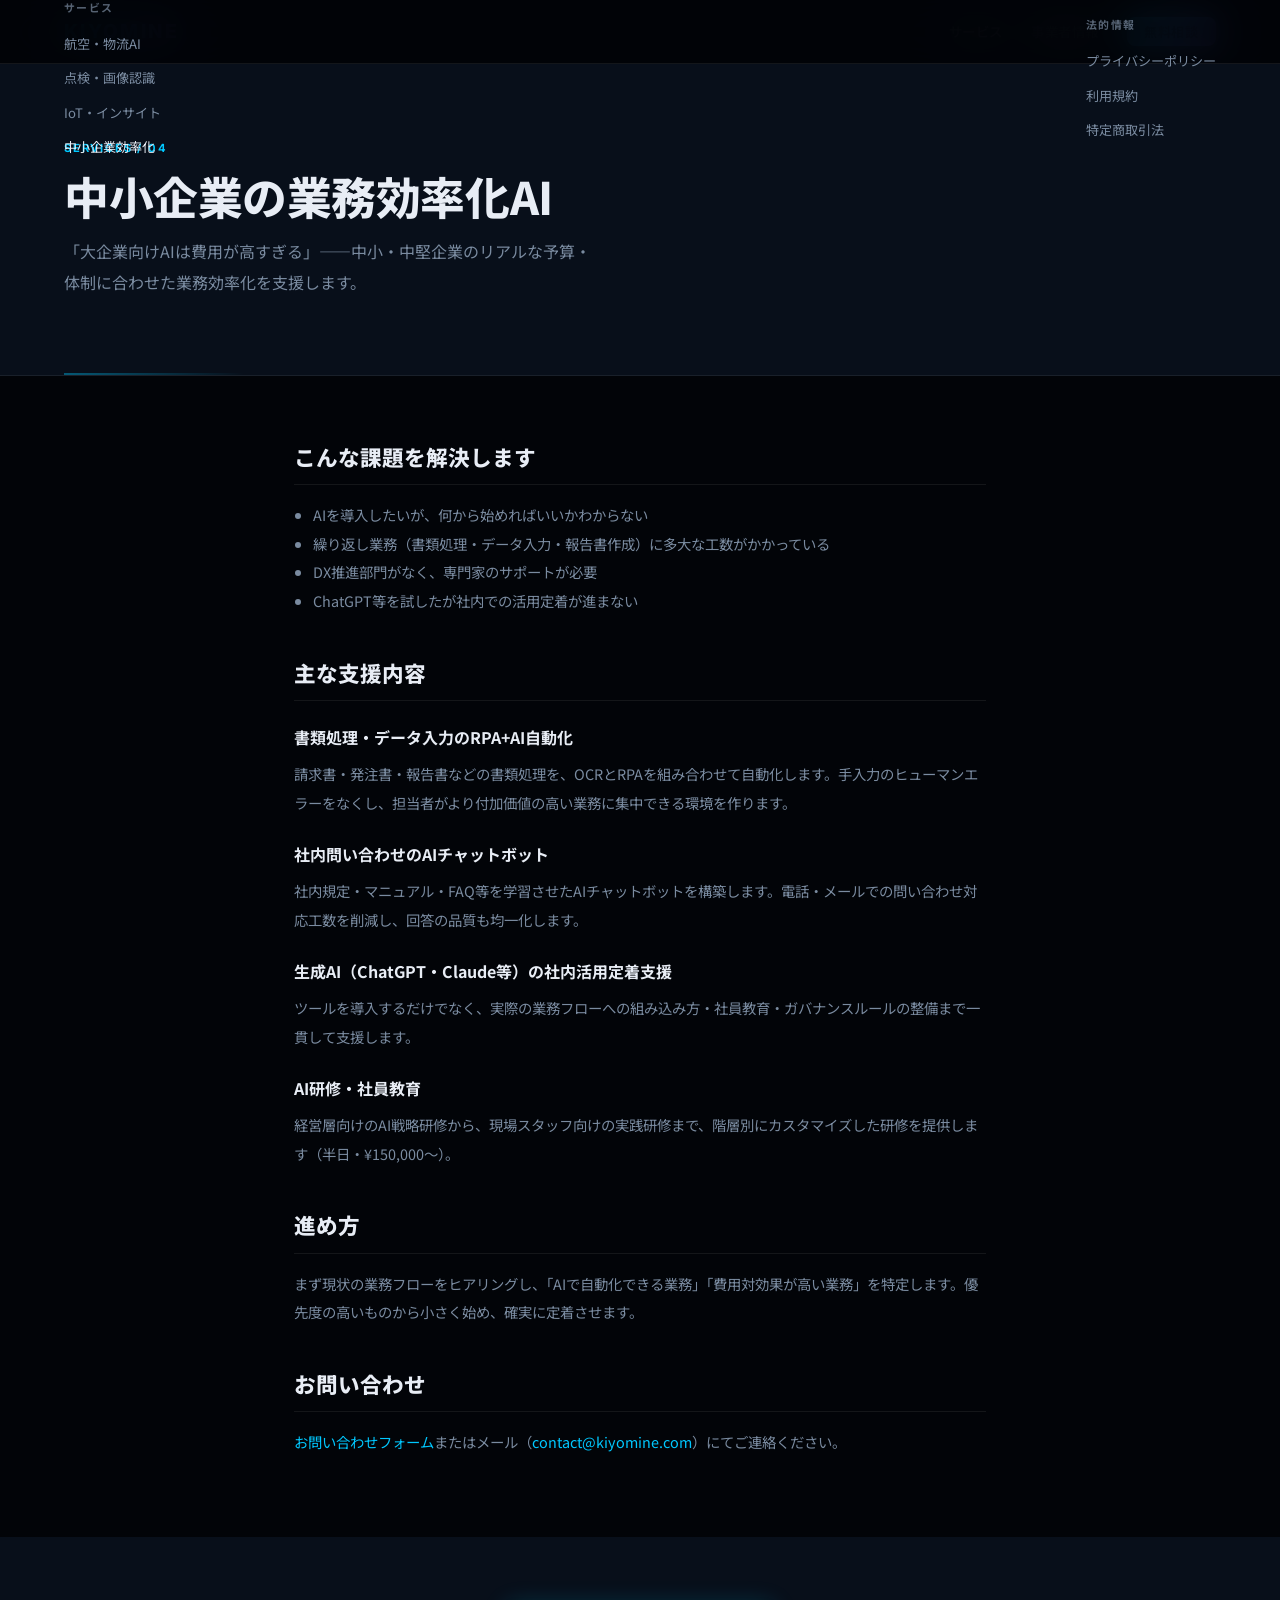
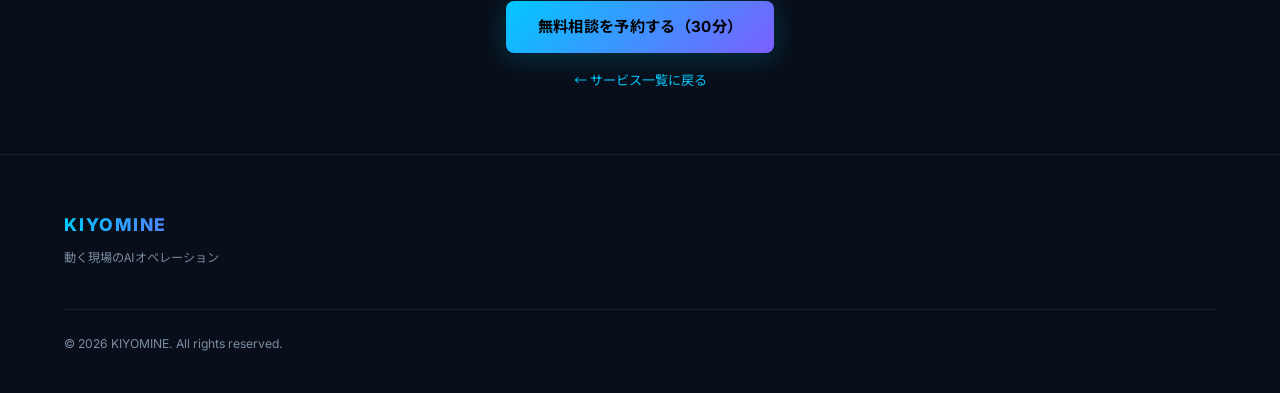
<file: services/sme-operations/index.html>
<!DOCTYPE html>
<html lang="ja">
<head>
  <meta charset="UTF-8" />
  <meta name="viewport" content="width=device-width, initial-scale=1.0" />
  <title>中小企業の業務効率化AI | KIYOMINE</title>
  <meta name="description" content="中小企業のAI・DX導入支援。業務効率化・RPA・生成AI活用・社内データ活用。KIYOMINEが中小・中堅企業のリアルな課題に対応します。" />

  <script type="application/ld+json">
  {
    "@context": "https://schema.org",
    "@type": "Service",
    "name": "中小企業の業務効率化AI",
    "provider": { "@type": "ProfessionalService", "name": "KIYOMINE", "url": "https://www.kiyomine.com/" },
    "description": "中小・中堅企業の業務効率化をRPA・生成AI・社内データ活用で実現するAIコンサルティングサービス",
    "areaServed": "JP"
  }
  </script>

  <link rel="preconnect" href="https://fonts.googleapis.com" />
  <link rel="preconnect" href="https://fonts.gstatic.com" crossorigin />
  <link href="https://fonts.googleapis.com/css2?family=Noto+Sans+JP:wght@300;400;500;700;900&family=Inter:wght@300;400;500;600;700;800;900&display=swap" rel="stylesheet" />
  <link rel="stylesheet" href="/css/style.css" />
</head>
<body>

<nav>
  <a href="/" class="nav-logo">KIYOMINE</a>
  <ul class="nav-links">
    <li><a href="/services/" style="color: var(--text);">サービス</a></li>
    <li><a href="/about/">事業者情報</a></li>
    <li><a href="/contact/" class="nav-cta">無料相談</a></li>
  </ul>
  <button class="nav-hamburger" aria-label="メニューを開く" aria-expanded="false"><span></span><span></span><span></span></button>
</nav>

<div class="page-hero">
  <span class="section-tag">Services / 04</span>
  <h1 class="section-title">中小企業の業務効率化AI</h1>
  <p class="section-desc">「大企業向けAIは費用が高すぎる」——中小・中堅企業のリアルな予算・体制に合わせた業務効率化を支援します。</p>
</div>

<div class="page-content">

  <h2>こんな課題を解決します</h2>
  <ul>
    <li>AIを導入したいが、何から始めればいいかわからない</li>
    <li>繰り返し業務（書類処理・データ入力・報告書作成）に多大な工数がかかっている</li>
    <li>DX推進部門がなく、専門家のサポートが必要</li>
    <li>ChatGPT等を試したが社内での活用定着が進まない</li>
  </ul>

  <h2>主な支援内容</h2>

  <h3>書類処理・データ入力のRPA+AI自動化</h3>
  <p>請求書・発注書・報告書などの書類処理を、OCRとRPAを組み合わせて自動化します。手入力のヒューマンエラーをなくし、担当者がより付加価値の高い業務に集中できる環境を作ります。</p>

  <h3>社内問い合わせのAIチャットボット</h3>
  <p>社内規定・マニュアル・FAQ等を学習させたAIチャットボットを構築します。電話・メールでの問い合わせ対応工数を削減し、回答の品質も均一化します。</p>

  <h3>生成AI（ChatGPT・Claude等）の社内活用定着支援</h3>
  <p>ツールを導入するだけでなく、実際の業務フローへの組み込み方・社員教育・ガバナンスルールの整備まで一貫して支援します。</p>

  <h3>AI研修・社員教育</h3>
  <p>経営層向けのAI戦略研修から、現場スタッフ向けの実践研修まで、階層別にカスタマイズした研修を提供します（半日・¥150,000〜）。</p>

  <h2>進め方</h2>
  <p>まず現状の業務フローをヒアリングし、「AIで自動化できる業務」「費用対効果が高い業務」を特定します。優先度の高いものから小さく始め、確実に定着させます。</p>

  <h2>お問い合わせ</h2>
  <p><a href="/contact/">お問い合わせフォーム</a>またはメール（<a href="mailto:contact@kiyomine.com">contact@kiyomine.com</a>）にてご連絡ください。</p>
</div>

<section style="background: var(--surface); text-align: center; padding: 4rem 5%;">
  <a href="/contact/" class="btn-primary">無料相談を予約する（30分）</a>
  <p style="margin-top: 1rem; font-size: 0.82rem; color: var(--muted); font-family: 'Noto Sans JP', sans-serif;">
    <a href="/services/" style="color: var(--accent); text-decoration: none;">← サービス一覧に戻る</a>
  </p>
</section>

<footer>
  <div class="footer-top">
    <div>
      <a href="/" class="footer-logo">KIYOMINE</a>
      <p class="footer-tagline">動く現場のAIオペレーション</p>
    </div>
    <nav class="footer-nav" aria-label="フッターナビゲーション">
      <div class="footer-nav-group">
        <h4>サービス</h4>
        <ul>
          <li><a href="/services/aviation-logistics/">航空・物流AI</a></li>
          <li><a href="/services/inspection-vision/">点検・画像認識</a></li>
          <li><a href="/services/iot-insights/">IoT・インサイト</a></li>
          <li><a href="/services/sme-operations/" style="color: var(--text);">中小企業効率化</a></li>
        </ul>
      </div>
      <div class="footer-nav-group">
        <h4>法的情報</h4>
        <ul>
          <li><a href="/legal/privacy/">プライバシーポリシー</a></li>
          <li><a href="/legal/terms/">利用規約</a></li>
          <li><a href="/legal/tokushoho/">特定商取引法</a></li>
        </ul>
      </div>
    </nav>
  </div>
  <div class="footer-bottom">
    <p class="footer-copy">&copy; 2026 KIYOMINE. All rights reserved.</p>
  </div>
</footer>

<script src="/js/main.js"></script>
</body>
</html>
</file>
<file: css/style.css>
/* ===================================================
   KIYOMINE — Shared Stylesheet
   =================================================== */

*, *::before, *::after { box-sizing: border-box; margin: 0; padding: 0; }

:root {
  --bg:       #020408;
  --surface:  #080f1a;
  --card:     #0d1825;
  --border:   rgba(255,255,255,0.07);
  --accent:   #00c8ff;
  --accent2:  #7b5fff;
  --accent3:  #00ffa3;
  --text:     #e8edf5;
  --muted:    #7a8ba0;
  --glow:     rgba(0,200,255,0.18);

  --space-xs:  0.5rem;
  --space-sm:  1rem;
  --space-md:  1.5rem;
  --space-lg:  3rem;
  --space-xl:  clamp(3rem, 8vw, 6rem);

  --radius-sm: 8px;
  --radius-md: 12px;
  --radius-lg: 16px;

  --transition-fast: 0.18s ease;
  --transition-mid:  0.28s ease;
}

html {
  scroll-behavior: smooth;
  -webkit-text-size-adjust: 100%;
}

body {
  background: var(--bg);
  color: var(--text);
  font-family: 'Inter', 'Noto Sans JP', sans-serif;
  line-height: 1.6;
  overflow-x: hidden;
  -webkit-font-smoothing: antialiased;
  -moz-osx-font-smoothing: grayscale;
}

/* ─── NAV ───────────────────────────────────────── */
nav {
  position: fixed;
  top: 0; left: 0; right: 0;
  z-index: 200;
  display: flex;
  align-items: center;
  justify-content: space-between;
  padding: 0 5%;
  height: 64px;
  background: rgba(2,4,8,0.90);
  backdrop-filter: blur(20px);
  -webkit-backdrop-filter: blur(20px);
  border-bottom: 1px solid var(--border);
  transition: background var(--transition-mid);
}

.nav-logo {
  font-size: 1.2rem;
  font-weight: 800;
  letter-spacing: 0.12em;
  background: linear-gradient(90deg, var(--accent), var(--accent2));
  -webkit-background-clip: text;
  -webkit-text-fill-color: transparent;
  background-clip: text;
  text-decoration: none;
  flex-shrink: 0;
}

.nav-links {
  display: flex;
  gap: 1.75rem;
  list-style: none;
  align-items: center;
}

.nav-links a {
  color: var(--muted);
  text-decoration: none;
  font-size: 0.84rem;
  font-weight: 500;
  letter-spacing: 0.04em;
  transition: color var(--transition-fast);
  white-space: nowrap;
}

.nav-links a:hover { color: var(--text); }

.nav-cta {
  background: linear-gradient(135deg, var(--accent), var(--accent2));
  color: #000 !important;
  padding: 0.42rem 1.1rem;
  border-radius: var(--radius-sm);
  font-weight: 700 !important;
  font-size: 0.82rem !important;
  transition: opacity var(--transition-fast), transform var(--transition-fast) !important;
  box-shadow: 0 0 16px rgba(0,200,255,0.2);
}

.nav-cta:hover {
  opacity: 0.88;
  transform: translateY(-1px);
}

/* ─── HAMBURGER ──────────────────────────────────── */
.nav-hamburger {
  display: none;
  flex-direction: column;
  justify-content: center;
  gap: 5px;
  background: none;
  border: none;
  cursor: pointer;
  padding: 6px 4px;
  z-index: 201;
  flex-shrink: 0;
}

.nav-hamburger span {
  display: block;
  width: 22px;
  height: 2px;
  background: var(--text);
  border-radius: 2px;
  transition: transform 0.3s ease, opacity 0.3s ease, width 0.3s ease;
  transform-origin: center;
}

/* X state */
nav.open .nav-hamburger span:nth-child(1) { transform: translateY(7px) rotate(45deg); }
nav.open .nav-hamburger span:nth-child(2) { opacity: 0; width: 0; }
nav.open .nav-hamburger span:nth-child(3) { transform: translateY(-7px) rotate(-45deg); }

/* ─── BUTTONS ────────────────────────────────────── */
.btn-primary {
  display: inline-flex;
  align-items: center;
  justify-content: center;
  gap: 0.5rem;
  background: linear-gradient(135deg, var(--accent), var(--accent2));
  color: #000;
  font-weight: 700;
  font-size: 0.95rem;
  padding: 0.85rem 2rem;
  border-radius: var(--radius-sm);
  text-decoration: none;
  letter-spacing: 0.02em;
  transition: transform var(--transition-fast), box-shadow var(--transition-fast);
  box-shadow: 0 4px 24px rgba(0,200,255,0.22), 0 1px 4px rgba(0,0,0,0.4);
  border: none;
  cursor: pointer;
  font-family: inherit;
  white-space: nowrap;
}

.btn-primary:hover {
  transform: translateY(-2px);
  box-shadow: 0 8px 40px rgba(0,200,255,0.35), 0 2px 8px rgba(0,0,0,0.4);
}

.btn-primary:active { transform: translateY(0); }

.btn-secondary {
  display: inline-flex;
  align-items: center;
  justify-content: center;
  gap: 0.5rem;
  background: transparent;
  color: var(--text);
  font-weight: 600;
  font-size: 0.95rem;
  padding: 0.85rem 2rem;
  border-radius: var(--radius-sm);
  text-decoration: none;
  border: 1px solid rgba(255,255,255,0.12);
  transition: border-color var(--transition-fast), background var(--transition-fast);
  cursor: pointer;
  font-family: inherit;
  white-space: nowrap;
}

.btn-secondary:hover {
  border-color: rgba(255,255,255,0.22);
  background: rgba(255,255,255,0.04);
}

.btn-outline {
  display: inline-flex;
  align-items: center;
  justify-content: center;
  gap: 0.5rem;
  background: transparent;
  color: var(--accent);
  font-weight: 600;
  font-size: 0.9rem;
  padding: 0.75rem 1.6rem;
  border-radius: var(--radius-sm);
  text-decoration: none;
  border: 1px solid rgba(0,200,255,0.28);
  transition: border-color var(--transition-fast), background var(--transition-fast), transform var(--transition-fast);
  white-space: nowrap;
}

.btn-outline:hover {
  border-color: var(--accent);
  background: rgba(0,200,255,0.06);
  transform: translateY(-1px);
}

/* ─── SECTION COMMON ─────────────────────────────── */
section { padding: var(--space-xl) 5%; }

.section-tag {
  display: inline-block;
  font-size: 0.7rem;
  font-weight: 700;
  letter-spacing: 0.16em;
  text-transform: uppercase;
  color: var(--accent);
  margin-bottom: 0.75rem;
}

.section-title {
  font-size: clamp(1.7rem, 4vw, 2.8rem);
  font-weight: 800;
  line-height: 1.25;
  margin-bottom: 1rem;
  font-family: 'Noto Sans JP', sans-serif;
  letter-spacing: -0.01em;
}

.section-desc {
  font-size: clamp(0.9rem, 2vw, 1rem);
  color: var(--muted);
  max-width: 540px;
  line-height: 1.95;
  font-family: 'Noto Sans JP', sans-serif;
}

.section-header { margin-bottom: clamp(2rem, 5vw, 3.5rem); }
.section-header.center { text-align: center; }
.section-header.center .section-desc { margin: 0 auto; }

/* ─── CARDS ──────────────────────────────────────── */
.card {
  background: var(--card);
  border: 1px solid var(--border);
  border-radius: var(--radius-md);
  padding: 2rem;
  transition: border-color var(--transition-mid), transform var(--transition-mid), box-shadow var(--transition-mid);
  position: relative;
  overflow: hidden;
}

.card::before {
  content: '';
  position: absolute;
  top: 0; left: 0; right: 0;
  height: 2px;
  background: linear-gradient(90deg, var(--accent), var(--accent2));
  opacity: 0;
  transition: opacity var(--transition-mid);
}

.card:hover {
  border-color: rgba(0,200,255,0.22);
  transform: translateY(-4px);
  box-shadow: 0 16px 48px rgba(0,0,0,0.4), 0 0 0 1px rgba(0,200,255,0.06);
}

.card:hover::before { opacity: 1; }

/* ─── TAGS ───────────────────────────────────────── */
.tag {
  background: rgba(0,200,255,0.07);
  border: 1px solid rgba(0,200,255,0.14);
  color: var(--accent);
  font-size: 0.7rem;
  font-weight: 600;
  padding: 0.2rem 0.55rem;
  border-radius: 4px;
  letter-spacing: 0.04em;
  white-space: nowrap;
}

/* ─── FOOTER ─────────────────────────────────────── */
footer {
  background: var(--surface);
  border-top: 1px solid var(--border);
  padding: 3.5rem 5% 2.5rem;
}

.footer-top {
  display: flex;
  align-items: flex-start;
  justify-content: space-between;
  flex-wrap: wrap;
  gap: 2.5rem;
  margin-bottom: 2.5rem;
}

.footer-brand { flex-shrink: 0; }

.footer-logo {
  font-size: 1.1rem;
  font-weight: 800;
  letter-spacing: 0.1em;
  background: linear-gradient(90deg, var(--accent), var(--accent2));
  -webkit-background-clip: text;
  -webkit-text-fill-color: transparent;
  background-clip: text;
  text-decoration: none;
  display: block;
  margin-bottom: 0.5rem;
}

.footer-tagline {
  font-size: 0.76rem;
  color: var(--muted);
  font-family: 'Noto Sans JP', sans-serif;
  line-height: 1.8;
}

.footer-nav {
  display: flex;
  gap: 2.5rem;
  flex-wrap: wrap;
}

.footer-nav-group h4 {
  font-size: 0.68rem;
  font-weight: 700;
  letter-spacing: 0.12em;
  text-transform: uppercase;
  color: var(--muted);
  margin-bottom: 0.85rem;
  opacity: 0.7;
}

.footer-nav-group ul {
  list-style: none;
  display: flex;
  flex-direction: column;
  gap: 0.55rem;
}

.footer-nav-group a {
  font-size: 0.82rem;
  color: var(--muted);
  text-decoration: none;
  transition: color var(--transition-fast);
  font-family: 'Noto Sans JP', sans-serif;
}

.footer-nav-group a:hover { color: var(--text); }

.footer-bottom {
  border-top: 1px solid var(--border);
  padding-top: 1.5rem;
  display: flex;
  align-items: center;
  justify-content: space-between;
  flex-wrap: wrap;
  gap: 0.75rem;
}

.footer-copy {
  font-size: 0.76rem;
  color: var(--muted);
}

.footer-vision {
  font-size: 0.7rem;
  color: var(--muted);
  letter-spacing: 0.08em;
  opacity: 0.5;
}

/* ─── PAGE INNER LAYOUT ──────────────────────────── */
.page-hero {
  padding: clamp(90px, 18vw, 140px) 5% clamp(2.5rem, 6vw, 5rem);
  background: var(--surface);
  border-bottom: 1px solid var(--border);
  position: relative;
  overflow: hidden;
}

.page-hero::before {
  content: '';
  position: absolute;
  bottom: 0; left: 5%;
  width: 180px;
  height: 2px;
  background: linear-gradient(90deg, var(--accent), transparent);
  opacity: 0.4;
}

.page-hero .section-tag { display: block; margin-bottom: 0.6rem; }

.page-hero .section-title { margin-bottom: 0.75rem; }

.page-content {
  max-width: 820px;
  margin: 0 auto;
  padding: clamp(2rem, 5vw, 4rem) 5%;
}

.page-content h2 {
  font-size: clamp(1.1rem, 3vw, 1.35rem);
  font-weight: 800;
  margin: 2.5rem 0 1rem;
  font-family: 'Noto Sans JP', sans-serif;
  color: var(--text);
  padding-bottom: 0.6rem;
  border-bottom: 1px solid var(--border);
}

.page-content h2:first-of-type { margin-top: 0; }

.page-content h3 {
  font-size: 1rem;
  font-weight: 700;
  margin: 1.5rem 0 0.6rem;
  font-family: 'Noto Sans JP', sans-serif;
  color: var(--text);
}

.page-content p {
  font-size: 0.9rem;
  color: var(--muted);
  line-height: 2;
  margin-bottom: 1rem;
  font-family: 'Noto Sans JP', sans-serif;
}

.page-content ul, .page-content ol {
  margin: 0.75rem 0 1rem 1.2rem;
  color: var(--muted);
  font-size: 0.9rem;
  line-height: 2;
  font-family: 'Noto Sans JP', sans-serif;
}

.page-content a {
  color: var(--accent);
  text-decoration: none;
}

.page-content a:hover { text-decoration: underline; }

.page-content .table-wrap {
  overflow-x: auto;
  -webkit-overflow-scrolling: touch;
  margin: 1.5rem 0;
  border-radius: var(--radius-sm);
  border: 1px solid var(--border);
}

.page-content table {
  width: 100%;
  border-collapse: collapse;
  font-size: 0.86rem;
  font-family: 'Noto Sans JP', sans-serif;
  min-width: 500px;
}

.page-content th {
  text-align: left;
  padding: 0.8rem 1.1rem;
  background: var(--card);
  border-bottom: 1px solid var(--border);
  color: var(--text);
  font-weight: 600;
  white-space: nowrap;
  font-size: 0.82rem;
}

.page-content td {
  padding: 0.8rem 1.1rem;
  border-bottom: 1px solid var(--border);
  color: var(--muted);
  vertical-align: top;
  line-height: 1.8;
}

.page-content tr:last-child th,
.page-content tr:last-child td { border-bottom: none; }

.page-content .last-updated {
  font-size: 0.76rem;
  color: var(--muted);
  opacity: 0.65;
  margin-bottom: 2rem;
}

/* ─── ANIMATIONS ─────────────────────────────────── */
.fade-in {
  opacity: 0;
  transform: translateY(20px);
  transition: opacity 0.6s ease, transform 0.6s ease;
}

.fade-in.visible {
  opacity: 1;
  transform: translateY(0);
}

@keyframes pulse {
  0%, 100% { opacity: 1; transform: scale(1); }
  50% { opacity: 0.4; transform: scale(1.5); }
}

@keyframes spin {
  from { transform: rotate(0deg); }
  to   { transform: rotate(360deg); }
}

@keyframes slideDown {
  from { opacity: 0; transform: translateY(-8px); }
  to   { opacity: 1; transform: translateY(0); }
}

/* ─── RESPONSIVE ─────────────────────────────────── */

/* Tablet */
@media (max-width: 900px) {
  .footer-nav { gap: 1.75rem; }
}

/* Mobile */
@media (max-width: 768px) {

  /* Nav — show hamburger, hide links by default */
  .nav-hamburger { display: flex; }

  .nav-links {
    display: none;
    position: absolute;
    top: 64px;
    left: 0; right: 0;
    background: rgba(4,8,18,0.97);
    backdrop-filter: blur(20px);
    -webkit-backdrop-filter: blur(20px);
    flex-direction: column;
    align-items: stretch;
    padding: 0.5rem 0 1rem;
    border-bottom: 1px solid var(--border);
    gap: 0;
    animation: slideDown 0.22s ease;
  }

  nav.open .nav-links { display: flex; }

  .nav-links li {
    border-bottom: 1px solid var(--border);
  }

  .nav-links li:last-child { border-bottom: none; margin-top: 0.5rem; padding: 0.75rem 5%; }

  .nav-links a {
    display: block;
    padding: 0.9rem 5%;
    font-size: 0.95rem;
    color: var(--text);
  }

  .nav-links a:hover { background: rgba(255,255,255,0.03); }

  .nav-cta {
    display: block;
    text-align: center;
    border-radius: var(--radius-sm);
    padding: 0.65rem 1.2rem !important;
  }

  /* Section spacing */
  section { padding: 3.5rem 5%; }

  /* Hero CTA buttons — full width */
  .hero-cta-group {
    flex-direction: column;
    align-items: stretch;
    width: 100%;
    max-width: 380px;
  }

  .hero-cta-group .btn-primary,
  .hero-cta-group .btn-secondary { width: 100%; }

  /* Value props — 2 columns */
  .value-props { padding: 2rem 5%; }

  .value-item {
    flex: 0 0 calc(50% - 0.5rem);
    border-right: none !important;
    border-bottom: 1px solid var(--border);
    padding: 1.25rem;
  }

  .value-item:nth-child(even) { border-left: 1px solid var(--border); }
  .value-item:nth-last-child(-n+2) { border-bottom: none; }

  /* Process steps arrows */
  .process-step::after { display: none; }

  /* Footer */
  .footer-top { flex-direction: column; gap: 2rem; }
  .footer-nav { gap: 1.5rem; }
  .footer-bottom { flex-direction: column; text-align: center; gap: 0.5rem; }

  /* Page hero */
  .page-hero { padding: 90px 5% 2.5rem; }

  /* Buttons on mobile */
  .btn-primary, .btn-secondary {
    font-size: 0.9rem;
    padding: 0.8rem 1.6rem;
  }

  /* CTA section multi buttons */
  .cta-multi { width: 100%; max-width: 360px; }
  .cta-multi .btn-primary { width: 100%; }
  .cta-multi .btn-outline  { width: 100%; }
}

/* Small phones */
@media (max-width: 480px) {
  .value-item {
    flex: 0 0 100%;
    border-left: none !important;
    border-right: none !important;
    border-bottom: 1px solid var(--border) !important;
  }

  .value-item:last-child { border-bottom: none !important; }

  .footer-nav { flex-direction: column; gap: 1.5rem; }
}
</file>
